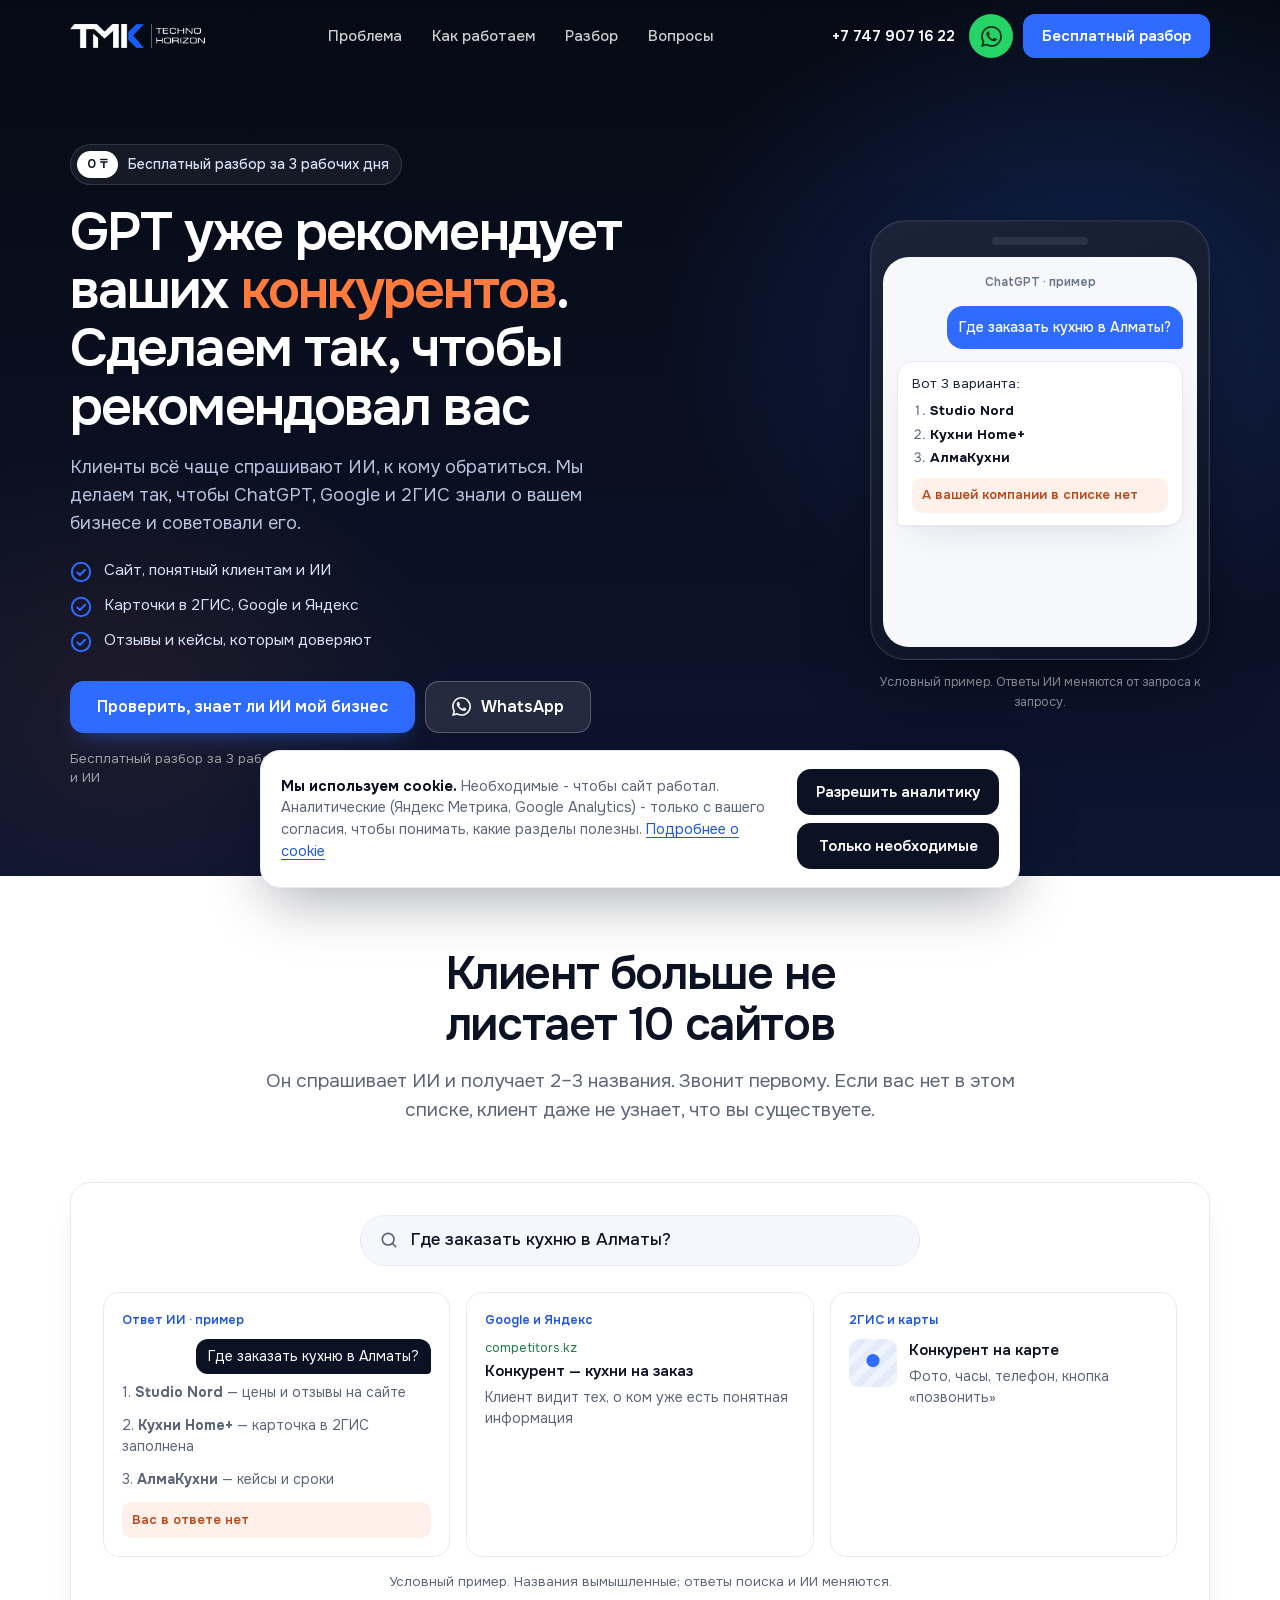
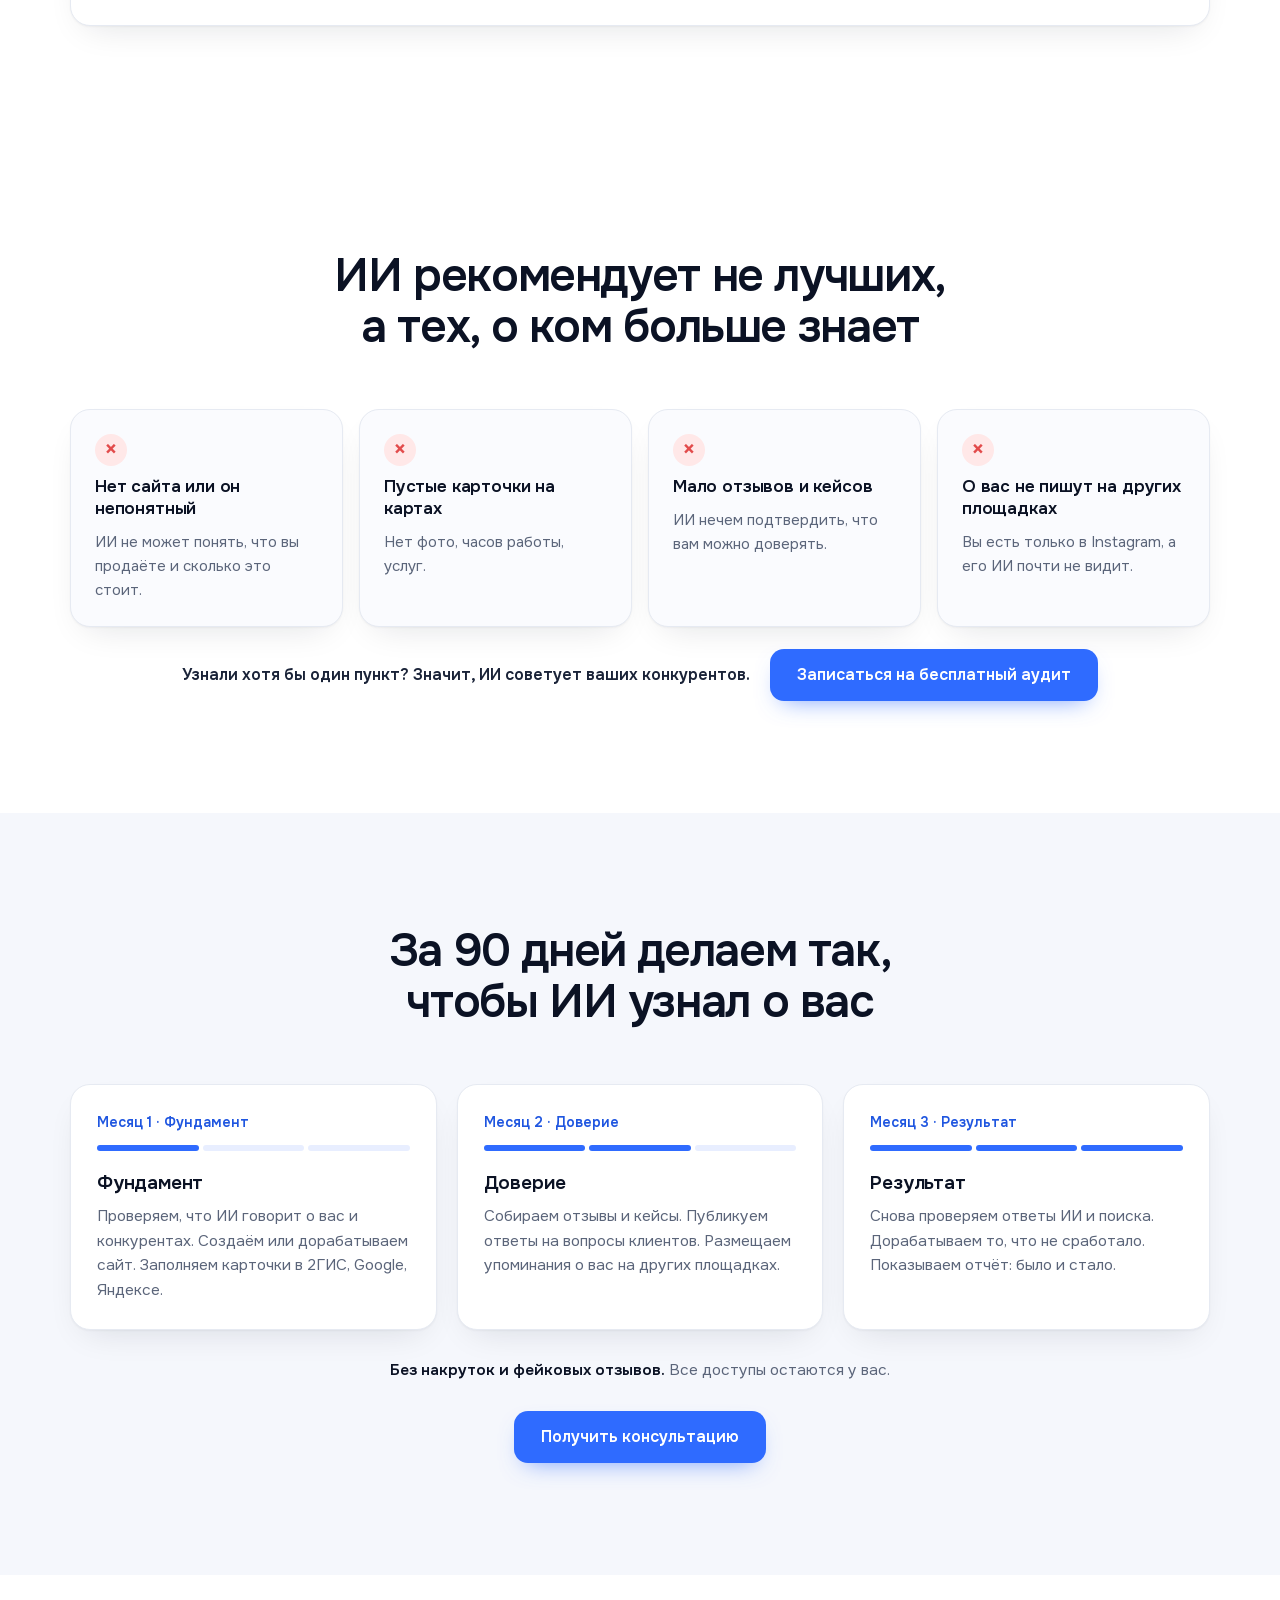
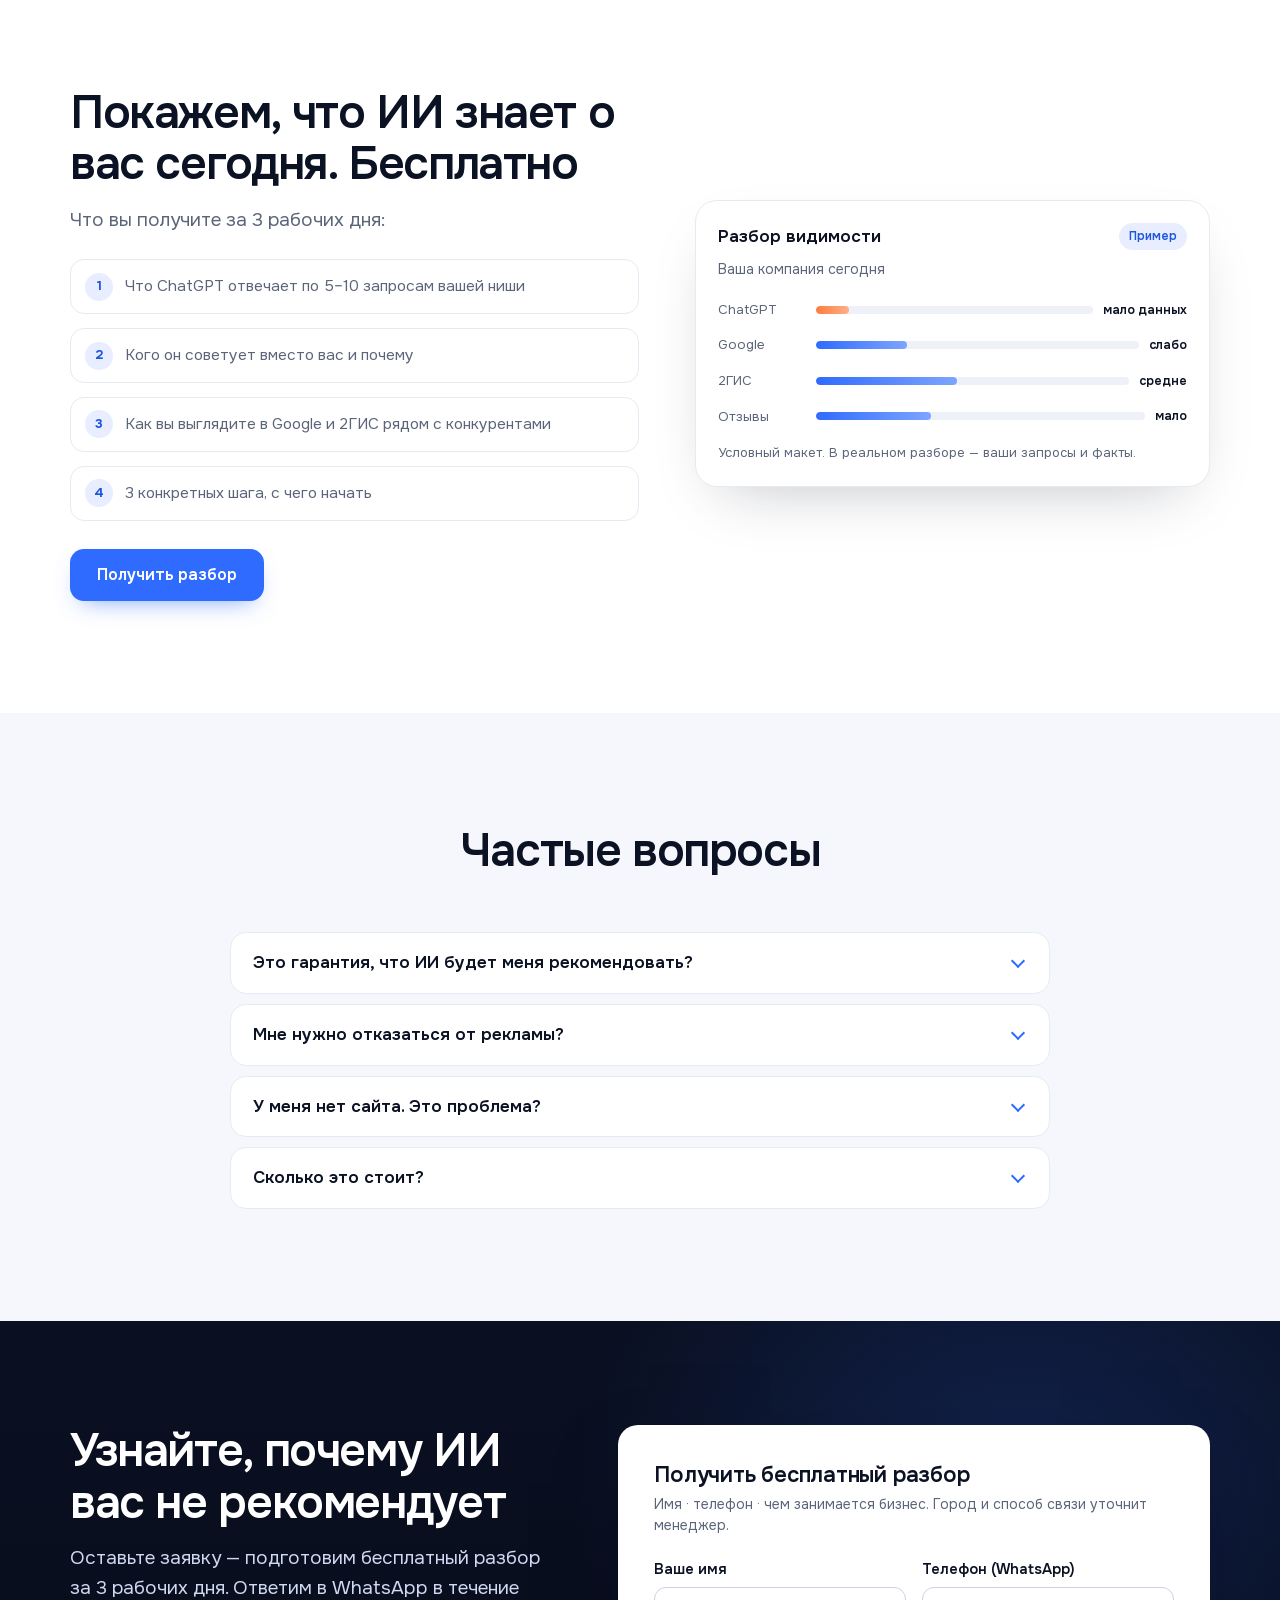
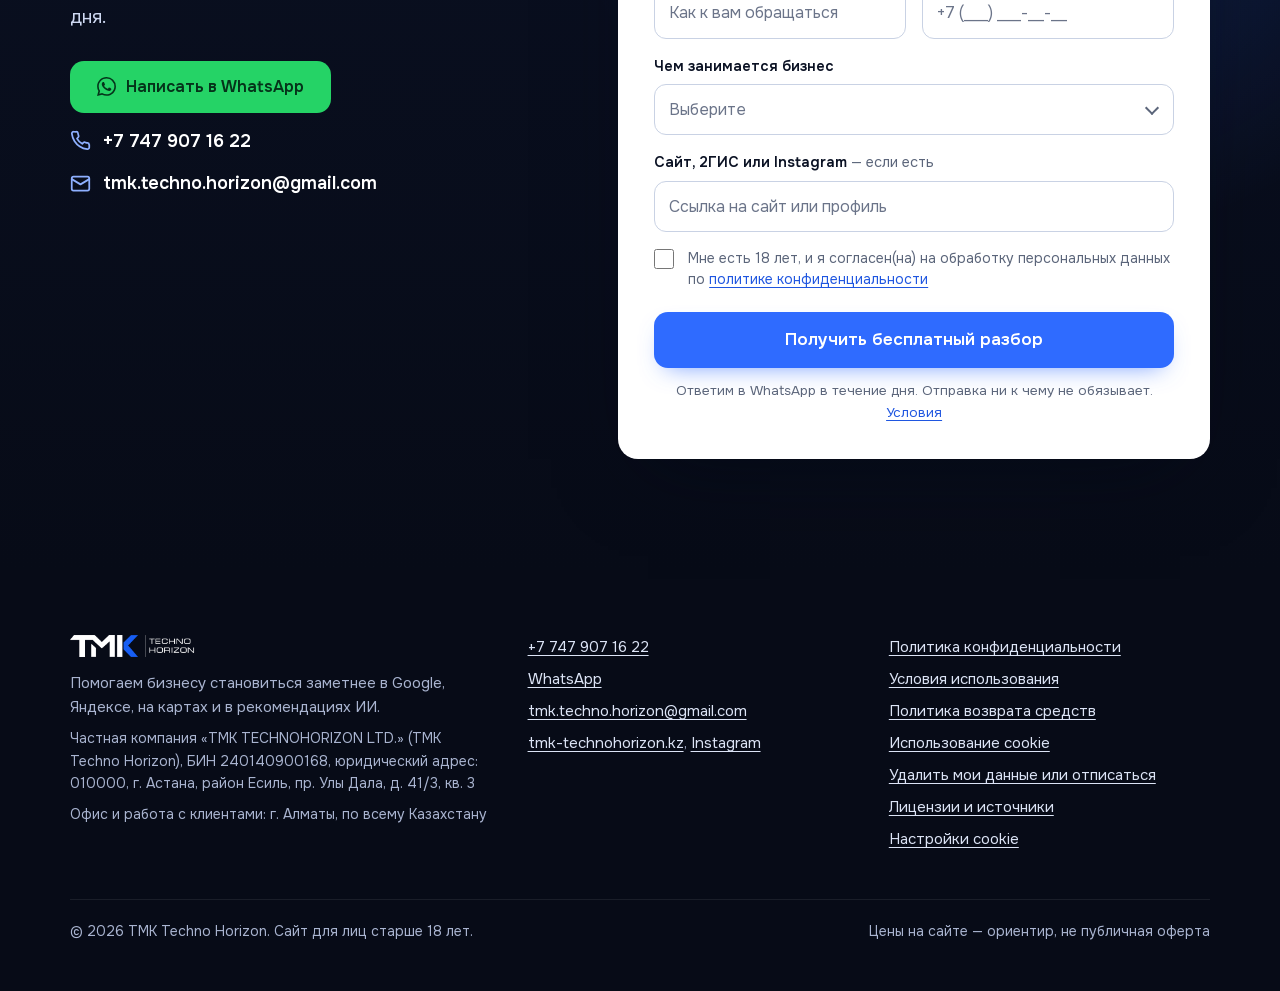
<file: index.html>
<!doctype html>
<html lang="ru">
<head>
<meta charset="utf-8">
<meta name="viewport" content="width=device-width, initial-scale=1, viewport-fit=cover">
<title>Продвижение бизнеса в Google, Яндексе, 2ГИС и нейросетях | TMK Techno Horizon</title>
<meta name="description" content="GPT уже рекомендует ваших конкурентов. Сделаем так, чтобы рекомендовал вас — в Google, Яндексе, на картах и в ответах ИИ. Бесплатный разбор за 3 рабочих дня. От 180 000 ₸ в месяц.">
<link rel="canonical" href="https://ai.tmk-technohorizon.kz/">
<meta name="robots" content="index, follow, max-image-preview:large">
<meta name="theme-color" content="#040916">
<meta name="format-detection" content="telephone=no">
<meta name="google-site-verification" content="nWNN2OCdouj4okJl6YWoBwmhPudTRgexHyxtNok-oQk">
<meta name="yandex-verification" content="0887954a78797636">
<!-- verification-tags -->

<meta property="og:type" content="website">
<meta property="og:locale" content="ru_KZ">
<meta property="og:site_name" content="TMK Techno Horizon">
<meta property="og:title" content="Вас найдут в Google, Яндексе, на картах и в ответах ИИ">
<meta property="og:description" content="Помогаем компаниям становиться заметнее в поиске, на картах и в рекомендациях ИИ, чтобы потенциальные покупатели могли находить их и обращаться напрямую. Бесплатный разбор за 3 рабочих дня.">
<meta property="og:url" content="https://ai.tmk-technohorizon.kz/">
<meta property="og:image" content="https://ai.tmk-technohorizon.kz/assets/og.png">
<meta property="og:image:width" content="1200">
<meta property="og:image:height" content="630">
<meta property="og:image:alt" content="Вас найдут в Google, Яндексе, на картах и в ответах ИИ - TMK Techno Horizon">
<meta name="twitter:card" content="summary_large_image">

<link rel="icon" href="/favicon.ico" sizes="48x48">
<link rel="icon" href="/assets/icon-512.png" type="image/png" sizes="512x512">
<link rel="apple-touch-icon" href="/assets/apple-touch-icon.png">
<link rel="preload" href="/assets/fonts/onest-cyrillic.woff2" as="font" type="font/woff2" crossorigin>
<link rel="stylesheet" href="/assets/fonts/fonts.css">
<link rel="stylesheet" href="/assets/styles.css?v=18">
<script src="/assets/analytics.js" defer></script>
<script src="/assets/app.js?v=18" defer></script>

<script type="application/ld+json">
{
  "@context": "https://schema.org",
  "@graph": [
    {
      "@type": "Organization",
      "@id": "https://tmk-technohorizon.kz/#org",
      "name": "TMK Techno Horizon",
      "legalName": "Частная компания «TMK TECHNOHORIZON LTD.»",
      "taxID": "240140900168",
      "url": "https://tmk-technohorizon.kz",
      "logo": "https://ai.tmk-technohorizon.kz/assets/icon-512.png",
      "email": "tmk.techno.horizon@gmail.com",
      "telephone": "+77479071622",
      "address": { "@type": "PostalAddress", "addressLocality": "Алматы", "addressCountry": "KZ" },
      "sameAs": ["https://www.instagram.com/tmk.tech/", "https://tmk-technohorizon.kz"]
    },
    {
      "@type": "WebPage",
      "@id": "https://ai.tmk-technohorizon.kz/#page",
      "url": "https://ai.tmk-technohorizon.kz/",
      "name": "Продвижение бизнеса в Google, Яндексе, 2ГИС и нейросетях",
      "inLanguage": "ru-KZ",
      "about": { "@id": "https://ai.tmk-technohorizon.kz/#service" },
      "publisher": { "@id": "https://tmk-technohorizon.kz/#org" }
    },
    {
      "@type": "Service",
      "@id": "https://ai.tmk-technohorizon.kz/#service",
      "name": "Видимость бизнеса в поиске, на картах и в рекомендациях ИИ",
      "serviceType": "Продвижение бизнеса в Google, Яндексе, 2ГИС и нейросетях",
      "description": "Комплексное продвижение: Google, Яндекс, карты и рекомендации ИИ. Помогаем бизнесу становиться заметнее там, где клиенты ищут услугу.",
      "provider": { "@id": "https://tmk-technohorizon.kz/#org" },
      "areaServed": { "@type": "Country", "name": "Казахстан" },
      "offers": [
        { "@type": "Offer", "name": "Бесплатный разбор видимости", "price": "0", "priceCurrency": "KZT" },
        { "@type": "Offer", "name": "Продвижение в поиске, на картах и в ИИ", "priceSpecification": { "@type": "UnitPriceSpecification", "minPrice": 180000, "priceCurrency": "KZT", "unitText": "месяц" } }
      ]
    },
    {
      "@type": "FAQPage",
      "@id": "https://ai.tmk-technohorizon.kz/#faq",
      "mainEntity": [
        { "@type": "Question", "name": "Это гарантия, что ИИ будет меня рекомендовать?", "acceptedAnswer": { "@type": "Answer", "text": "Гарантировать ответы ИИ не может никто. Мы делаем так, чтобы у ИИ было что о вас рассказать, и показываем, как меняется картина." } },
        { "@type": "Question", "name": "Мне нужно отказаться от рекламы?", "acceptedAnswer": { "@type": "Answer", "text": "Нет. Это источник клиентов, который работает рядом с рекламой и не останавливается, когда бюджет на паузе." } },
        { "@type": "Question", "name": "У меня нет сайта. Это проблема?", "acceptedAnswer": { "@type": "Answer", "text": "Нет, сделаем его в рамках работы." } },
        { "@type": "Question", "name": "Сколько это стоит?", "acceptedAnswer": { "@type": "Answer", "text": "От 180 000 ₸ в месяц. Точный объём назовём после бесплатного разбора." } }
      ]
    }
  ]
}
</script>
</head>
<body>
<svg width="0" height="0" style="position:absolute" aria-hidden="true" focusable="false">
  <symbol id="i-wa" viewBox="0 0 24 24"><path fill="currentColor" d="M17.472 14.382c-.297-.149-1.758-.867-2.03-.967-.273-.099-.471-.148-.67.15-.197.297-.767.966-.94 1.164-.173.199-.347.223-.644.075-.297-.15-1.255-.463-2.39-1.475-.883-.788-1.48-1.761-1.653-2.059-.173-.297-.018-.458.13-.606.134-.133.298-.347.446-.52.149-.174.198-.298.298-.497.099-.198.05-.371-.025-.52-.075-.149-.669-1.612-.916-2.207-.242-.579-.487-.5-.669-.51-.173-.008-.371-.01-.57-.01-.198 0-.52.074-.792.372-.272.297-1.04 1.016-1.04 2.479 0 1.462 1.065 2.875 1.213 3.074.149.198 2.096 3.2 5.077 4.487.709.306 1.262.489 1.694.625.712.227 1.36.195 1.871.118.571-.085 1.758-.719 2.006-1.413.248-.694.248-1.289.173-1.413-.074-.124-.272-.198-.57-.347m-5.421 7.403h-.004a9.87 9.87 0 0 1-5.031-1.378l-.361-.214-3.741.982.998-3.648-.235-.374a9.86 9.86 0 0 1-1.51-5.26c.001-5.45 4.436-9.884 9.888-9.884 2.64 0 5.122 1.03 6.988 2.898a9.825 9.825 0 0 1 2.893 6.994c-.003 5.45-4.437 9.884-9.885 9.884m8.413-18.297A11.815 11.815 0 0 0 12.05 0C5.495 0 .16 5.335.157 11.892c0 2.096.547 4.142 1.588 5.945L.057 24l6.305-1.654a11.882 11.882 0 0 0 5.683 1.448h.005c6.554 0 11.89-5.335 11.893-11.893a11.821 11.821 0 0 0-3.48-8.413z"/></symbol>
  <symbol id="i-phone" viewBox="0 0 24 24"><path fill="none" stroke="currentColor" stroke-width="2" stroke-linecap="round" stroke-linejoin="round" d="M22 16.9v3a2 2 0 0 1-2.2 2 19.8 19.8 0 0 1-8.6-3.1 19.5 19.5 0 0 1-6-6A19.8 19.8 0 0 1 2.1 4.2 2 2 0 0 1 4.1 2h3a2 2 0 0 1 2 1.7c.1.9.4 1.8.7 2.7a2 2 0 0 1-.5 2.1L8 9.8a16 16 0 0 0 6 6l1.3-1.3a2 2 0 0 1 2.1-.4c.9.3 1.8.6 2.7.7a2 2 0 0 1 1.7 2z"/></symbol>
  <symbol id="i-mail" viewBox="0 0 24 24"><g fill="none" stroke="currentColor" stroke-width="2" stroke-linecap="round" stroke-linejoin="round"><rect x="2" y="4" width="20" height="16" rx="2"/><path d="m22 7-10 6L2 7"/></g></symbol>
  <symbol id="i-check" viewBox="0 0 24 24"><g fill="none" stroke="currentColor" stroke-width="2.2" stroke-linecap="round" stroke-linejoin="round"><circle cx="12" cy="12" r="10"/><path d="m8 12.5 2.8 2.8L16.5 9.5"/></g></symbol>
  <symbol id="i-search" viewBox="0 0 24 24"><g fill="none" stroke="currentColor" stroke-width="2" stroke-linecap="round"><circle cx="11" cy="11" r="7"/><path d="m20 20-3.5-3.5"/></g></symbol>
  <symbol id="i-shield" viewBox="0 0 24 24"><path fill="none" stroke="currentColor" stroke-width="2" stroke-linejoin="round" d="M12 22s8-4 8-10V5l-8-3-8 3v7c0 6 8 10 8 10z"/></symbol>
  <symbol id="i-chart" viewBox="0 0 24 24"><path fill="none" stroke="currentColor" stroke-width="2" stroke-linecap="round" stroke-linejoin="round" d="M3 3v18h18M7 15l4-4 3 3 5-6"/></symbol>
  <symbol id="i-key" viewBox="0 0 24 24"><g fill="none" stroke="currentColor" stroke-width="2" stroke-linecap="round" stroke-linejoin="round"><circle cx="7.5" cy="15.5" r="4.5"/><path d="m10.7 12.3 9.8-9.8M17 6l3 3M14.5 8.5l2 2"/></g></symbol>
  <symbol id="i-team" viewBox="0 0 24 24"><g fill="none" stroke="currentColor" stroke-width="2" stroke-linecap="round" stroke-linejoin="round"><circle cx="9" cy="8" r="4"/><path d="M2 21v-1a7 7 0 0 1 14 0v1M16 3.1a4 4 0 0 1 0 7.8M22 21v-1a7 7 0 0 0-4-6.3"/></g></symbol>
</svg>

<a class="skip-link" href="#main">Перейти к содержимому</a>

<header class="site-header" id="top">
  <div class="wrap">
    <a class="logo" href="/" aria-label="TMK Techno Horizon - на главную">
      <img class="logo-light" src="/assets/logo.png" alt="TMK Techno Horizon" width="139" height="24">
      <img class="logo-dark" src="/assets/logo-dark.png" alt="" width="139" height="24" aria-hidden="true">
    </a>
    <nav class="nav" aria-label="Разделы страницы">
      <a href="#kak-nahodyat">Проблема</a>
      <a href="#chto-delaem">Как работаем</a>
      <a href="#razbor">Разбор</a>
      <a href="#voprosy">Вопросы</a>
    </nav>
    <div class="header-actions">
      <a class="header-phone" href="tel:+77479071622" data-loc="header">+7 747 907 16 22</a>
      <a class="icon-btn" href="https://wa.me/77479071622?text=%D0%97%D0%B4%D1%80%D0%B0%D0%B2%D1%81%D1%82%D0%B2%D1%83%D0%B9%D1%82%D0%B5!%20%D0%A5%D0%BE%D1%87%D1%83%20%D0%B1%D0%B5%D1%81%D0%BF%D0%BB%D0%B0%D1%82%D0%BD%D1%8B%D0%B9%20%D1%80%D0%B0%D0%B7%D0%B1%D0%BE%D1%80%3A%20%D0%BD%D0%B0%D1%85%D0%BE%D0%B4%D1%8F%D1%82%20%D0%BB%D0%B8%20%D0%BC%D0%BE%D0%B9%20%D0%B1%D0%B8%D0%B7%D0%BD%D0%B5%D1%81%20%D0%B2%20%D0%BF%D0%BE%D0%B8%D1%81%D0%BA%D0%B5%2C%20%D0%BD%D0%B0%20%D0%BA%D0%B0%D1%80%D1%82%D0%B0%D1%85%20%D0%B8%20%D0%B2%20%D0%BE%D1%82%D0%B2%D0%B5%D1%82%D0%B0%D1%85%20%D0%98%D0%98." target="_blank" rel="noopener" data-loc="header" aria-label="Написать в WhatsApp"><svg aria-hidden="true"><use href="#i-wa"/></svg></a>
      <a class="btn header-cta" href="#zayavka" data-cta="header"><span class="long">Бесплатный разбор</span><span class="short">Разбор</span></a>
    </div>
  </div>
</header>

<main id="main">

<!-- 1. Первый экран -->
<section class="hero on-dark" aria-labelledby="hero-title">
  <div class="wrap hero-layout">
    <div class="hero-copy rise">
      <p class="hero-chip"><b>0 ₸</b>Бесплатный разбор за 3 рабочих дня</p>
      <h1 id="hero-title" class="h1">GPT уже рекомендует ваших <span class="accent">конкурентов</span>. Сделаем так, чтобы рекомендовал вас</h1>
      <p class="lead">Клиенты всё чаще спрашивают ИИ, к кому обратиться. Мы делаем так, чтобы ChatGPT, Google и 2ГИС знали о вашем бизнесе и советовали его.</p>
      <ul class="hero-checks">
        <li><svg aria-hidden="true"><use href="#i-check"/></svg>Сайт, понятный клиентам и ИИ</li>
        <li><svg aria-hidden="true"><use href="#i-check"/></svg>Карточки в 2ГИС, Google и Яндекс</li>
        <li><svg aria-hidden="true"><use href="#i-check"/></svg>Отзывы и кейсы, которым доверяют</li>
      </ul>
      <div class="hero-actions">
        <a class="btn btn-main" href="#zayavka" data-cta="hero">Проверить, знает ли ИИ мой бизнес</a>
        <a class="btn btn-glass" href="https://wa.me/77479071622?text=%D0%97%D0%B4%D1%80%D0%B0%D0%B2%D1%81%D1%82%D0%B2%D1%83%D0%B9%D1%82%D0%B5!%20%D0%A5%D0%BE%D1%87%D1%83%20%D0%B1%D0%B5%D1%81%D0%BF%D0%BB%D0%B0%D1%82%D0%BD%D1%8B%D0%B9%20%D1%80%D0%B0%D0%B7%D0%B1%D0%BE%D1%80." target="_blank" rel="noopener" data-loc="hero"><svg aria-hidden="true"><use href="#i-wa"/></svg>WhatsApp</a>
      </div>
      <p class="hero-note">Бесплатный разбор за 3 рабочих дня · Google, Яндекс, карты и ИИ</p>
    </div>

    <div class="phone-wrap rise" role="img" aria-label="Условный пример ответа ИИ. Это иллюстрация, не реальный результат">
      <div class="phone" aria-hidden="true">
        <div class="phone-notch"></div>
        <div class="phone-screen">
          <p class="phone-app">ChatGPT · пример</p>
          <div class="chat-user">Где заказать кухню в Алматы?</div>
          <div class="chat-ai">
            <p>Вот 3 варианта:</p>
            <ol>
              <li><b>Studio Nord</b></li>
              <li><b>Кухни Home+</b></li>
              <li><b>АлмаКухни</b></li>
            </ol>
            <p class="chat-miss">А вашей компании в списке нет</p>
          </div>
        </div>
      </div>
      <p class="phone-caption">Условный пример. Ответы ИИ меняются от запроса к запросу.</p>
    </div>
  </div>
</section>

<!-- 2. Проблема -->
<section class="section section-first" id="kak-nahodyat" aria-labelledby="path-title">
  <div class="wrap">
    <div class="section-head center">
      <h2 id="path-title" class="h2">Клиент больше не листает 10 сайтов</h2>
      <p class="lead">Он спрашивает ИИ и получает 2–3 названия. Звонит первому. Если вас нет в этом списке, клиент даже не узнает, что вы существуете.</p>
    </div>
    <div class="card journey">
      <div class="query" aria-hidden="true"><svg><use href="#i-search"/></svg>Где заказать кухню в Алматы?</div>
      <div class="found" role="img" aria-label="Условный пример ответа ИИ с тремя компаниями">
        <div class="f-card" aria-hidden="true">
          <p class="f-src">Ответ ИИ · пример</p>
          <p class="f-ask">Где заказать кухню в Алматы?</p>
          <p>1. <b>Studio Nord</b> — цены и отзывы на сайте</p>
          <p>2. <b>Кухни Home+</b> — карточка в 2ГИС заполнена</p>
          <p>3. <b>АлмаКухни</b> — кейсы и сроки</p>
          <p class="chat-miss" style="margin-top:12px">Вас в ответе нет</p>
        </div>
        <div class="f-card" aria-hidden="true">
          <p class="f-src">Google и Яндекс</p>
          <p class="f-url">competitors.kz</p>
          <p class="f-title">Конкурент — кухни на заказ</p>
          <p>Клиент видит тех, о ком уже есть понятная информация</p>
        </div>
        <div class="f-card" aria-hidden="true">
          <p class="f-src">2ГИС и карты</p>
          <div class="f-map">
            <div class="f-pin"></div>
            <div>
              <p class="f-title">Конкурент на карте</p>
              <p>Фото, часы, телефон, кнопка «позвонить»</p>
            </div>
          </div>
        </div>
      </div>
      <p class="found-note">Условный пример. Названия вымышленные; ответы поиска и ИИ меняются.</p>
    </div>
  </div>
</section>

<!-- 3. Почему не вас -->
<section class="section" id="pochemu" aria-labelledby="problems-title">
  <div class="wrap">
    <div class="section-head center">
      <h2 id="problems-title" class="h2">ИИ рекомендует не лучших, а тех, о ком больше знает</h2>
    </div>
    <div class="problems">
      <div class="card problem">
        <span class="problem-x" aria-hidden="true">×</span>
        <h3 class="h3">Нет сайта или он непонятный</h3>
        <p>ИИ не может понять, что вы продаёте и сколько это стоит.</p>
      </div>
      <div class="card problem">
        <span class="problem-x" aria-hidden="true">×</span>
        <h3 class="h3">Пустые карточки на картах</h3>
        <p>Нет фото, часов работы, услуг.</p>
      </div>
      <div class="card problem">
        <span class="problem-x" aria-hidden="true">×</span>
        <h3 class="h3">Мало отзывов и кейсов</h3>
        <p>ИИ нечем подтвердить, что вам можно доверять.</p>
      </div>
      <div class="card problem">
        <span class="problem-x" aria-hidden="true">×</span>
        <h3 class="h3">О вас не пишут на других площадках</h3>
        <p>Вы есть только в Instagram, а его ИИ почти не видит.</p>
      </div>
    </div>
    <div class="problems-cta">
      <p>Узнали хотя бы один пункт? Значит, ИИ советует ваших конкурентов.</p>
      <a class="btn btn-main" href="#zayavka" data-cta="problems">Записаться на бесплатный аудит</a>
    </div>
  </div>
</section>

<!-- 4. 90 дней -->
<section class="section section-tint" id="chto-delaem" aria-labelledby="plan-title">
  <div class="wrap">
    <div class="section-head center">
      <h2 id="plan-title" class="h2">За 90 дней делаем так, чтобы ИИ узнал о вас</h2>
    </div>
    <ol class="timeline">
      <li class="card">
        <p class="month">Месяц 1 · Фундамент</p>
        <div class="progress" aria-hidden="true"><i class="on"></i><i></i><i></i></div>
        <h3 class="h3">Фундамент</h3>
        <p>Проверяем, что ИИ говорит о вас и конкурентах. Создаём или дорабатываем сайт. Заполняем карточки в 2ГИС, Google, Яндексе.</p>
      </li>
      <li class="card">
        <p class="month">Месяц 2 · Доверие</p>
        <div class="progress" aria-hidden="true"><i class="on"></i><i class="on"></i><i></i></div>
        <h3 class="h3">Доверие</h3>
        <p>Собираем отзывы и кейсы. Публикуем ответы на вопросы клиентов. Размещаем упоминания о вас на других площадках.</p>
      </li>
      <li class="card">
        <p class="month">Месяц 3 · Результат</p>
        <div class="progress" aria-hidden="true"><i class="on"></i><i class="on"></i><i class="on"></i></div>
        <h3 class="h3">Результат</h3>
        <p>Снова проверяем ответы ИИ и поиска. Дорабатываем то, что не сработало. Показываем отчёт: было и стало.</p>
      </li>
    </ol>
    <p class="timing-note"><b>Без накруток и фейковых отзывов.</b> Все доступы остаются у вас.</p>
    <div class="problems-cta" style="margin-top:28px">
      <a class="btn btn-main" href="#zayavka" data-cta="plan">Получить консультацию</a>
    </div>
  </div>
</section>

<!-- 5. Бесплатный разбор -->
<section class="section" id="razbor" aria-labelledby="offer-title">
  <div class="wrap offer-split">
    <div>
      <h2 id="offer-title" class="h2">Покажем, что ИИ знает о вас сегодня. Бесплатно</h2>
      <p class="lead">Что вы получите за 3 рабочих дня:</p>
      <ol class="offer-steps">
        <li>Что ChatGPT отвечает по 5–10 запросам вашей ниши</li>
        <li>Кого он советует вместо вас и почему</li>
        <li>Как вы выглядите в Google и 2ГИС рядом с конкурентами</li>
        <li>3 конкретных шага, с чего начать</li>
      </ol>
      <a class="btn btn-main" href="#zayavka" data-cta="razbor">Получить разбор</a>
    </div>
    <div class="report-mock" role="img" aria-label="Макет отчёта. Цифры условные">
      <div class="report-top"><span>Разбор видимости</span><span class="report-tag">Пример</span></div>
      <p class="report-co">Ваша компания сегодня</p>
      <div class="report-bars" aria-hidden="true">
        <div><span>ChatGPT</span><i class="warn" style="--w:12%"></i><b>мало данных</b></div>
        <div><span>Google</span><i style="--w:28%"></i><b>слабо</b></div>
        <div><span>2ГИС</span><i style="--w:45%"></i><b>средне</b></div>
        <div><span>Отзывы</span><i style="--w:35%"></i><b>мало</b></div>
      </div>
      <p class="report-note">Условный макет. В реальном разборе — ваши запросы и факты.</p>
    </div>
  </div>
</section>

<!-- 6. FAQ -->
<section class="section section-tint" id="voprosy" aria-labelledby="faq-title">
  <div class="wrap">
    <div class="section-head center">
      <h2 id="faq-title" class="h2">Частые вопросы</h2>
    </div>
    <div class="faq-list">
      <details><summary>Это гарантия, что ИИ будет меня рекомендовать?</summary><div class="answer"><p>Гарантировать ответы ИИ не может никто. Мы делаем так, чтобы у ИИ было что о вас рассказать, и показываем, как меняется картина.</p></div></details>
      <details><summary>Мне нужно отказаться от рекламы?</summary><div class="answer"><p>Нет. Это источник клиентов, который работает рядом с рекламой и не останавливается, когда бюджет на паузе.</p></div></details>
      <details><summary>У меня нет сайта. Это проблема?</summary><div class="answer"><p>Нет, сделаем его в рамках работы.</p></div></details>
      <details><summary>Сколько это стоит?</summary><div class="answer"><p>От 180 000 ₸ в месяц. Точный объём назовём после бесплатного разбора.</p></div></details>
    </div>
  </div>
</section>

<!-- 8. Заявка -->
<section class="section lead-section on-dark" id="zayavka" aria-labelledby="form-title">
  <div class="wrap lead-grid">
    <div>
      <h2 id="form-title" class="h2">Узнайте, почему ИИ вас не рекомендует</h2>
      <p class="lead">Оставьте заявку — подготовим бесплатный разбор за 3 рабочих дня. Ответим в WhatsApp в течение дня.</p>
      <div class="lead-contacts">
        <a class="btn btn-wa" href="https://wa.me/77479071622?text=%D0%97%D0%B4%D1%80%D0%B0%D0%B2%D1%81%D1%82%D0%B2%D1%83%D0%B9%D1%82%D0%B5!%20%D0%A5%D0%BE%D1%87%D1%83%20%D0%B1%D0%B5%D1%81%D0%BF%D0%BB%D0%B0%D1%82%D0%BD%D1%8B%D0%B9%20%D1%80%D0%B0%D0%B7%D0%B1%D0%BE%D1%80." target="_blank" rel="noopener" data-loc="form"><svg aria-hidden="true"><use href="#i-wa"/></svg>Написать в WhatsApp</a>
        <a class="contact-line" href="tel:+77479071622" data-loc="form"><svg aria-hidden="true"><use href="#i-phone"/></svg>+7 747 907 16 22</a>
        <a class="contact-line" href="mailto:tmk.techno.horizon@gmail.com" data-loc="form"><svg aria-hidden="true"><use href="#i-mail"/></svg>tmk.techno.horizon@gmail.com</a>
      </div>
    </div>

    <div class="form-card">
      <h3 class="h3">Получить бесплатный разбор</h3>
      <p class="small">Имя · телефон · чем занимается бизнес. Город и способ связи уточнит менеджер.</p>
      <form id="lead-form" action="/api/lead" method="post" novalidate>
        <div class="form-grid">
          <div class="field" data-field="name">
            <label for="f-name">Ваше имя</label>
            <input id="f-name" name="name" type="text" autocomplete="name" maxlength="80" required placeholder="Как к вам обращаться">
            <p class="error-text" id="e-name">Напишите, как к вам обращаться</p>
          </div>
          <div class="field" data-field="phone">
            <label for="f-phone">Телефон (WhatsApp)</label>
            <input id="f-phone" name="phone" type="tel" autocomplete="tel" inputmode="tel" maxlength="18" required placeholder="+7 (___) ___-__-__">
            <p class="error-text" id="e-phone">Введите номер полностью: +7 и 10 цифр</p>
          </div>
          <div class="field full">
            <span class="label" id="business-label">Чем занимается бизнес</span>
            <div class="custom-select" data-custom-select>
              <input type="hidden" id="f-business" name="business_type" value="">
              <button type="button" class="custom-select-trigger" id="f-business-btn" aria-haspopup="listbox" aria-expanded="false" aria-labelledby="business-label f-business-btn">
                <span class="custom-select-value is-placeholder">Выберите</span>
                <span class="custom-select-caret" aria-hidden="true"></span>
              </button>
              <ul class="custom-select-list" role="listbox" aria-labelledby="business-label" hidden>
                <li role="option" tabindex="-1" data-value="Медицина и стоматология">Медицина и стоматология</li>
                <li role="option" tabindex="-1" data-value="Юридические и финансовые услуги">Юридические и финансовые услуги</li>
                <li role="option" tabindex="-1" data-value="Недвижимость и строительство">Недвижимость и строительство</li>
                <li role="option" tabindex="-1" data-value="Ремонт и отделка">Ремонт и отделка</li>
                <li role="option" tabindex="-1" data-value="Образование и курсы">Образование и курсы</li>
                <li role="option" tabindex="-1" data-value="B2B-услуги">B2B-услуги</li>
                <li role="option" tabindex="-1" data-value="Производство и оптовые продажи">Производство и оптовые продажи</li>
                <li role="option" tabindex="-1" data-value="Мебель на заказ">Мебель на заказ</li>
                <li role="option" tabindex="-1" data-value="Салон красоты">Салон красоты</li>
                <li role="option" tabindex="-1" data-value="Автосервис">Автосервис</li>
                <li role="option" tabindex="-1" data-value="Общепит">Общепит</li>
                <li role="option" tabindex="-1" data-value="Интернет-магазин">Интернет-магазин</li>
                <li role="option" tabindex="-1" data-value="Другое">Другое</li>
              </ul>
            </div>
          </div>
          <div class="field full">
            <label for="f-link">Сайт, 2ГИС или Instagram <span class="opt">— если есть</span></label>
            <input id="f-link" name="link" type="text" maxlength="300" placeholder="Ссылка на сайт или профиль" autocomplete="url">
          </div>
          <div class="field full" data-field="consent">
            <label class="consent"><input id="f-consent" type="checkbox" name="consent" value="yes" required><span>Мне есть 18 лет, и я согласен(на) на обработку персональных данных по <a href="/privacy" target="_blank">политике конфиденциальности</a></span></label>
            <p class="error-text" id="e-consent">Отметьте флажок: без согласия мы не можем обработать заявку</p>
          </div>
        </div>

        <div class="hp-field" aria-hidden="true">
          <label for="f-company">Не заполняйте это поле</label>
          <input id="f-company" name="company" type="text" tabindex="-1" autocomplete="off">
        </div>
        <input type="hidden" name="city" value="">
        <input type="hidden" name="contact_method" value="WhatsApp">
        <input type="hidden" name="marketing" value="">
        <input type="hidden" name="package" value="">
        <input type="hidden" name="utm_source" value="">
        <input type="hidden" name="utm_medium" value="">
        <input type="hidden" name="utm_campaign" value="">
        <input type="hidden" name="utm_content" value="">
        <input type="hidden" name="utm_term" value="">
        <input type="hidden" name="page" value="">
        <input type="hidden" name="referrer" value="">
        <input type="hidden" name="started" value="">

        <div class="form-submit">
          <button class="btn btn-main" type="submit">Получить бесплатный разбор</button>
        </div>
        <p class="form-status" role="alert" aria-live="assertive"></p>
        <p class="form-legal">Ответим в WhatsApp в течение дня. Отправка ни к чему не обязывает. <a href="/terms">Условия</a></p>
      </form>
    </div>
  </div>
</section>

</main>

<!--FOOTER:start-->
<footer class="footer">
  <div class="wrap">
    <div>
      <a class="logo" href="/" aria-label="TMK Techno Horizon - на главную"><img src="/assets/logo.png" alt="TMK Techno Horizon" width="127" height="22" loading="lazy"></a>
      <p>Помогаем бизнесу становиться заметнее в Google, Яндексе, на картах и в рекомендациях ИИ.</p>
      <p class="footer-req">Частная компания «TMK TECHNOHORIZON LTD.» (TMK Techno Horizon), БИН 240140900168, юридический адрес: 010000, г. Астана, район Есиль, пр. Улы Дала, д. 41/3, кв. 3</p>
      <p class="footer-req">Офис и работа с клиентами: г. Алматы, по всему Казахстану</p>
    </div>
    <div>
      <p><a href="tel:+77479071622" data-loc="footer">+7 747 907 16 22</a></p>
      <p><a href="https://wa.me/77479071622" target="_blank" rel="noopener" data-loc="footer">WhatsApp</a></p>
      <p><a href="mailto:tmk.techno.horizon@gmail.com" data-loc="footer">tmk.techno.horizon@gmail.com</a></p>
      <p><a href="https://tmk-technohorizon.kz/" target="_blank" rel="noopener">tmk-technohorizon.kz</a>, <a href="https://www.instagram.com/tmk.tech/" target="_blank" rel="noopener">Instagram</a></p>
    </div>
    <nav aria-label="Документы">
      <p><a href="/privacy">Политика конфиденциальности</a></p>
      <p><a href="/terms">Условия использования</a></p>
      <p><a href="/vozvrat">Политика возврата средств</a></p>
      <p><a href="/cookies">Использование cookie</a></p>
      <p><a href="/udalenie-dannyh">Удалить мои данные или отписаться</a></p>
      <p><a href="/licenses">Лицензии и источники</a></p>
      <p><button type="button" class="link-btn" data-cookie-settings>Настройки cookie</button></p>
    </nav>
    <div class="footer-bottom">
      <span>© 2026 TMK Techno Horizon. Сайт для лиц старше 18 лет.</span>
      <span>Цены на сайте — ориентир, не публичная оферта</span>
    </div>
  </div>
</footer>
<!--FOOTER:end-->

<div class="mobile-bar" aria-hidden="true">
  <a class="btn btn-main" href="#zayavka" data-cta="sticky" tabindex="-1">Получить разбор</a>
  <a class="icon-btn" href="https://wa.me/77479071622?text=%D0%97%D0%B4%D1%80%D0%B0%D0%B2%D1%81%D1%82%D0%B2%D1%83%D0%B9%D1%82%D0%B5!%20%D0%A5%D0%BE%D1%87%D1%83%20%D0%B1%D0%B5%D1%81%D0%BF%D0%BB%D0%B0%D1%82%D0%BD%D1%8B%D0%B9%20%D1%80%D0%B0%D0%B7%D0%B1%D0%BE%D1%80%3A%20%D0%BD%D0%B0%D1%85%D0%BE%D0%B4%D1%8F%D1%82%20%D0%BB%D0%B8%20%D0%BC%D0%BE%D0%B9%20%D0%B1%D0%B8%D0%B7%D0%BD%D0%B5%D1%81%20%D0%B2%20%D0%BF%D0%BE%D0%B8%D1%81%D0%BA%D0%B5%2C%20%D0%BD%D0%B0%20%D0%BA%D0%B0%D1%80%D1%82%D0%B0%D1%85%20%D0%B8%20%D0%B2%20%D0%BE%D1%82%D0%B2%D0%B5%D1%82%D0%B0%D1%85%20%D0%98%D0%98." target="_blank" rel="noopener" data-loc="sticky" tabindex="-1" aria-label="Написать в WhatsApp"><svg aria-hidden="true"><use href="#i-wa"/></svg></a>
</div>

</body>
</html>
</file>
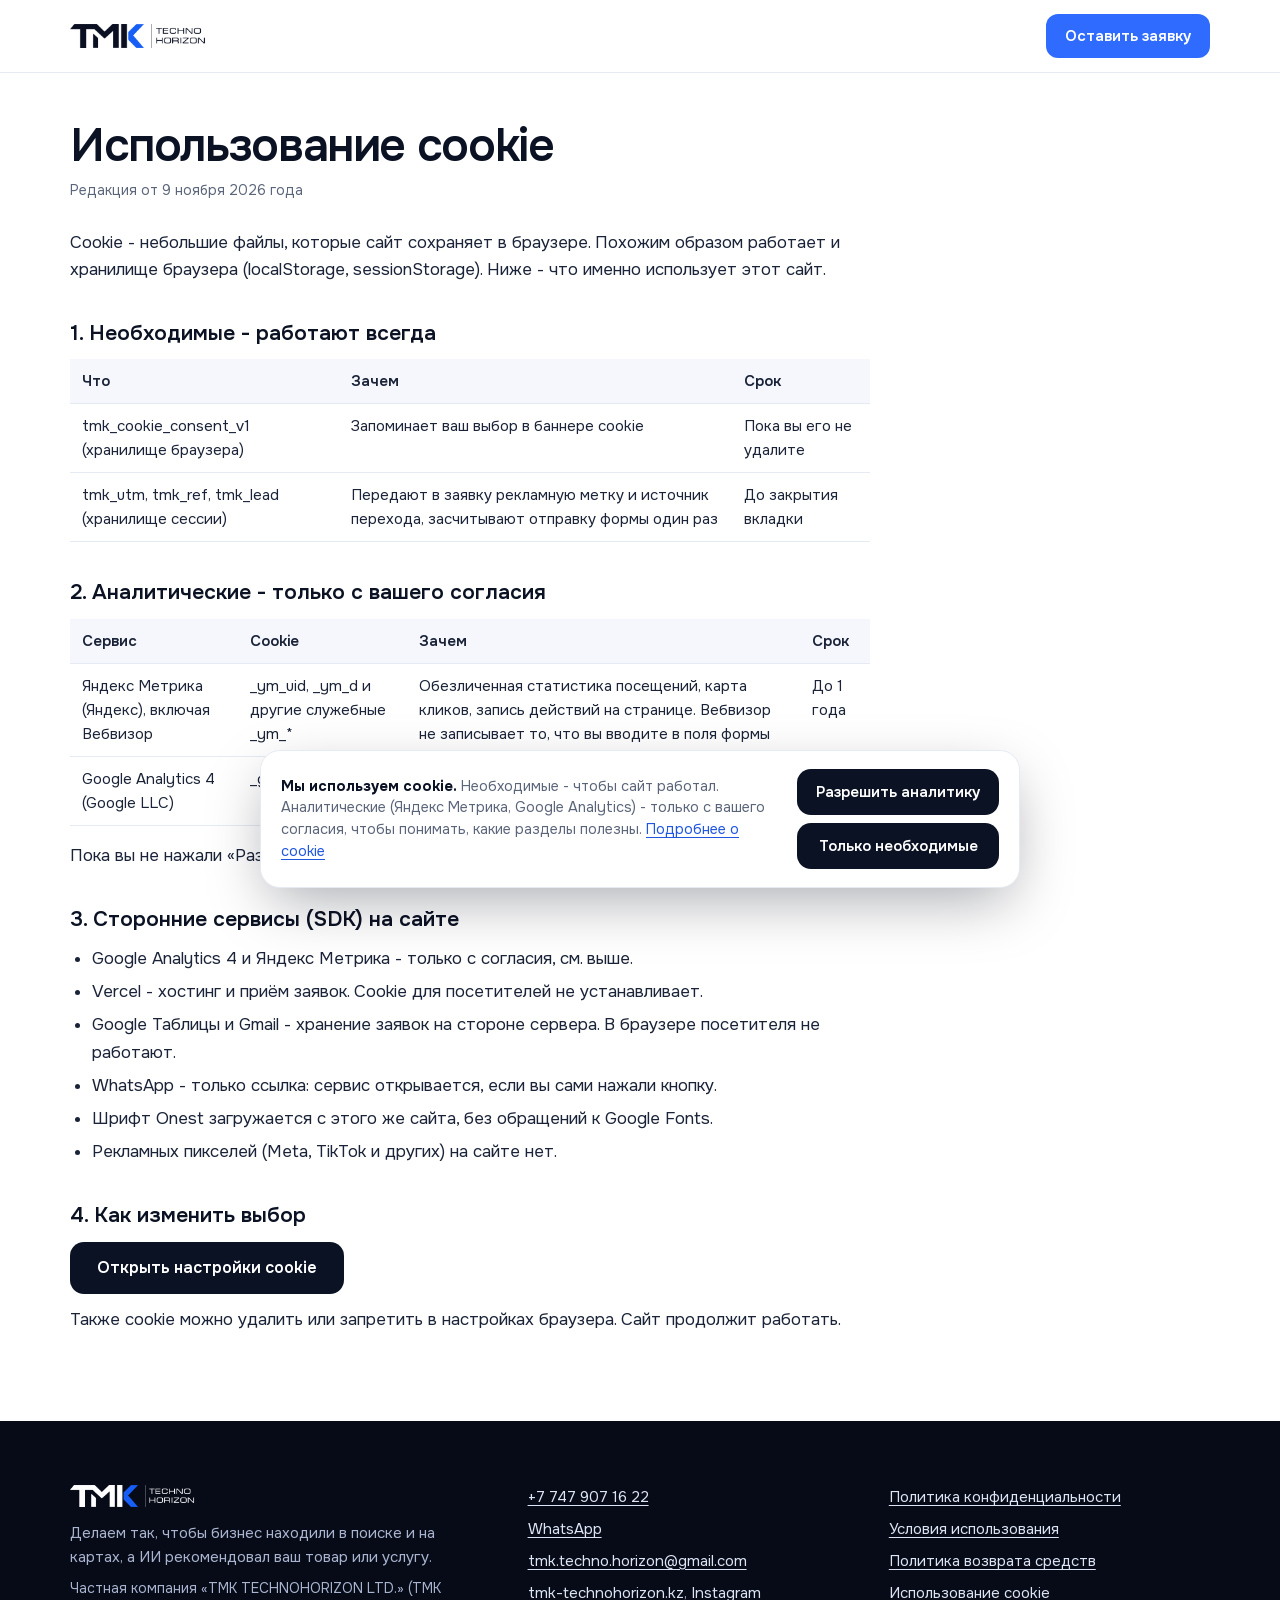
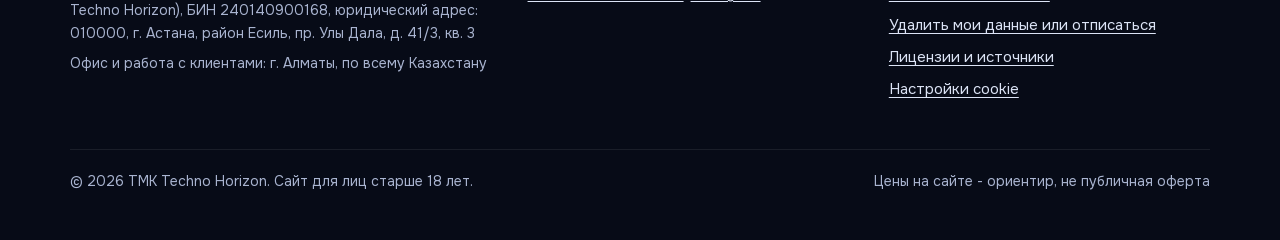
<file: cookies.html>
<!doctype html>
<html lang="ru">
<head>
<meta charset="utf-8">
<meta name="viewport" content="width=device-width, initial-scale=1, viewport-fit=cover">
<title>Использование cookie | TMK Techno Horizon</title>
<meta name="description" content="Какие cookie и сторонние сервисы использует сайт и как изменить выбор.">
<meta name="robots" content="noindex, follow">
<link rel="canonical" href="https://ai.tmk-technohorizon.kz/cookies">
<meta name="theme-color" content="#040916">
<link rel="icon" href="/favicon.ico" sizes="48x48">
<link rel="icon" href="/assets/icon-512.png" type="image/png" sizes="512x512">
<link rel="apple-touch-icon" href="/assets/apple-touch-icon.png">
<link rel="stylesheet" href="/assets/fonts/fonts.css">
<link rel="stylesheet" href="/assets/styles.css">
<script src="/assets/analytics.js" defer></script>
</head>
<body>
<a class="skip-link" href="#main">Перейти к содержимому</a>
<header class="site-header is-solid">
  <div class="wrap">
    <a class="logo" href="/" aria-label="TMK Techno Horizon - на главную"><img src="/assets/logo-dark.png" alt="TMK Techno Horizon" width="139" height="24"></a>
    <div class="header-actions"><a class="btn header-cta" href="/#zayavka">Оставить заявку</a></div>
  </div>
</header>
<main id="main" class="wrap">
  <article class="legal">
    <h1 class="h2" style="max-width:none">Использование cookie</h1>
    <p class="small">Редакция от 9 ноября 2026 года</p>

    <p>Cookie - небольшие файлы, которые сайт сохраняет в браузере. Похожим образом работает и хранилище браузера (localStorage, sessionStorage). Ниже - что именно использует этот сайт.</p>

    <h2>1. Необходимые - работают всегда</h2>
    <table class="legal-table">
      <thead><tr><th>Что</th><th>Зачем</th><th>Срок</th></tr></thead>
      <tbody>
        <tr><td>tmk_cookie_consent_v1 (хранилище браузера)</td><td>Запоминает ваш выбор в баннере cookie</td><td>Пока вы его не удалите</td></tr>
        <tr><td>tmk_utm, tmk_ref, tmk_lead (хранилище сессии)</td><td>Передают в заявку рекламную метку и источник перехода, засчитывают отправку формы один раз</td><td>До закрытия вкладки</td></tr>
      </tbody>
    </table>

    <h2>2. Аналитические - только с вашего согласия</h2>
    <table class="legal-table">
      <thead><tr><th>Сервис</th><th>Cookie</th><th>Зачем</th><th>Срок</th></tr></thead>
      <tbody>
        <tr><td>Яндекс Метрика (Яндекс), включая Вебвизор</td><td>_ym_uid, _ym_d и другие служебные _ym_*</td><td>Обезличенная статистика посещений, карта кликов, запись действий на странице. Вебвизор не записывает то, что вы вводите в поля формы</td><td>До 1 года</td></tr>
        <tr><td>Google Analytics 4 (Google LLC)</td><td>_ga, _ga_*</td><td>Обезличенная статистика посещений и действий на сайте</td><td>До 2 лет</td></tr>
      </tbody>
    </table>
    <p>Пока вы не нажали «Разрешить аналитику», код этих сервисов на сайте не загружается.</p>

    <h2>3. Сторонние сервисы (SDK) на сайте</h2>
    <ul>
      <li>Google Analytics 4 и Яндекс Метрика - только с согласия, см. выше.</li>
      <li>Vercel - хостинг и приём заявок. Cookie для посетителей не устанавливает.</li>
      <li>Google Таблицы и Gmail - хранение заявок на стороне сервера. В браузере посетителя не работают.</li>
      <li>WhatsApp - только ссылка: сервис открывается, если вы сами нажали кнопку.</li>
      <li>Шрифт Onest загружается с этого же сайта, без обращений к Google Fonts.</li>
      <li>Рекламных пикселей (Meta, TikTok и других) на сайте нет.</li>
    </ul>

    <h2>4. Как изменить выбор</h2>
    <p><button type="button" class="btn btn-dark" data-cookie-settings>Открыть настройки cookie</button></p>
    <p>Также cookie можно удалить или запретить в настройках браузера. Сайт продолжит работать.</p>

  </article>
</main>
<!--FOOTER:start-->
<footer class="footer">
  <div class="wrap">
    <div>
      <a class="logo" href="/" aria-label="TMK Techno Horizon - на главную"><img src="/assets/logo.png" alt="TMK Techno Horizon" width="127" height="22" loading="lazy"></a>
      <p>Делаем так, чтобы бизнес находили в поиске и на картах, а ИИ рекомендовал ваш товар или услугу.</p>
      <p class="footer-req">Частная компания «TMK TECHNOHORIZON LTD.» (TMK Techno Horizon), БИН 240140900168, юридический адрес: 010000, г. Астана, район Есиль, пр. Улы Дала, д. 41/3, кв. 3</p>
      <p class="footer-req">Офис и работа с клиентами: г. Алматы, по всему Казахстану</p>
    </div>
    <div>
      <p><a href="tel:+77479071622" data-loc="footer">+7 747 907 16 22</a></p>
      <p><a href="https://wa.me/77479071622" target="_blank" rel="noopener" data-loc="footer">WhatsApp</a></p>
      <p><a href="mailto:tmk.techno.horizon@gmail.com" data-loc="footer">tmk.techno.horizon@gmail.com</a></p>
      <p><a href="https://tmk-technohorizon.kz/" target="_blank" rel="noopener">tmk-technohorizon.kz</a>, <a href="https://www.instagram.com/tmk.tech/" target="_blank" rel="noopener">Instagram</a></p>
    </div>
    <nav aria-label="Документы">
      <p><a href="/privacy">Политика конфиденциальности</a></p>
      <p><a href="/terms">Условия использования</a></p>
      <p><a href="/vozvrat">Политика возврата средств</a></p>
      <p><a href="/cookies">Использование cookie</a></p>
      <p><a href="/udalenie-dannyh">Удалить мои данные или отписаться</a></p>
      <p><a href="/licenses">Лицензии и источники</a></p>
      <p><button type="button" class="link-btn" data-cookie-settings>Настройки cookie</button></p>
    </nav>
    <div class="footer-bottom">
      <span>© 2026 TMK Techno Horizon. Сайт для лиц старше 18 лет.</span>
      <span>Цены на сайте - ориентир, не публичная оферта</span>
    </div>
  </div>
</footer>
<!--FOOTER:end-->
</body>
</html>
</file>
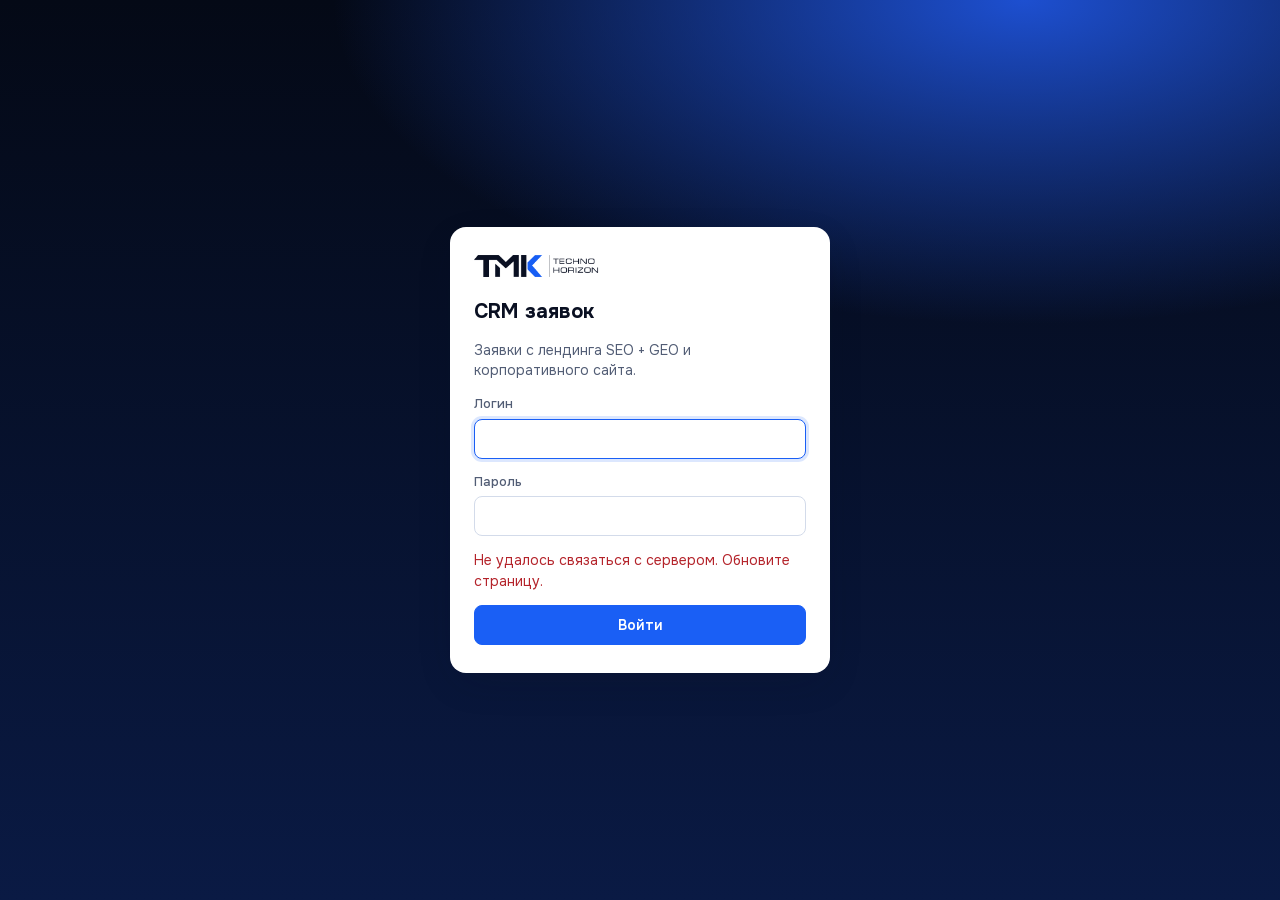
<file: crm.html>
<!doctype html>
<html lang="ru">
<head>
<meta charset="utf-8">
<meta name="viewport" content="width=device-width, initial-scale=1, viewport-fit=cover">
<title>CRM заявок - TMK Techno Horizon</title>
<meta name="robots" content="noindex, nofollow">
<meta name="referrer" content="same-origin">
<meta name="theme-color" content="#F3F6FD">
<link rel="icon" href="/favicon.ico">
<link rel="stylesheet" href="/assets/fonts/fonts.css">
<link rel="stylesheet" href="/assets/crm.css">
</head>
<body>
<div id="app" aria-live="polite">
  <div class="boot">Загружаем CRM…</div>
</div>
<div id="toasts" class="toasts" role="status" aria-live="polite"></div>
<noscript><p class="boot">Для работы CRM включите JavaScript.</p></noscript>
<script src="/assets/crm.js" defer></script>
</body>
</html>
</file>
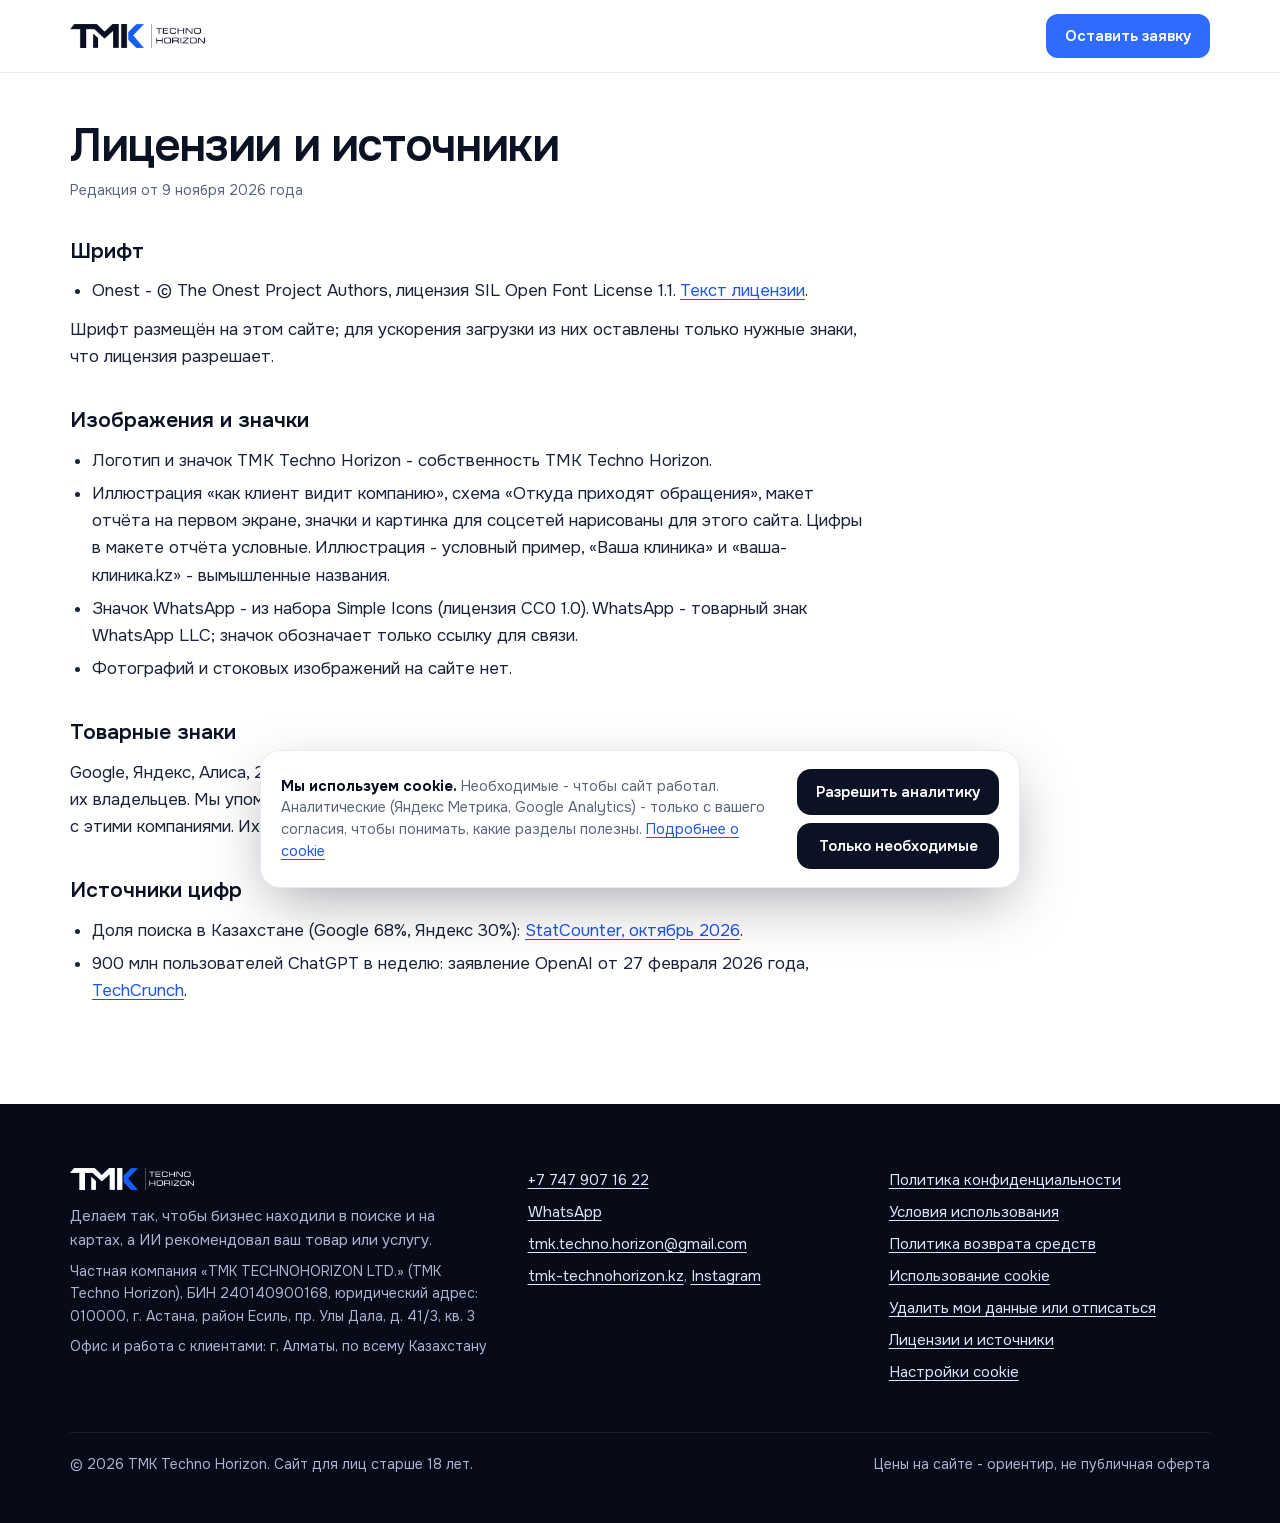
<file: licenses.html>
<!doctype html>
<html lang="ru">
<head>
<meta charset="utf-8">
<meta name="viewport" content="width=device-width, initial-scale=1, viewport-fit=cover">
<title>Лицензии и источники | TMK Techno Horizon</title>
<meta name="description" content="Лицензии шрифтов и изображений, товарные знаки и источники цифр на сайте.">
<meta name="robots" content="noindex, follow">
<link rel="canonical" href="https://ai.tmk-technohorizon.kz/licenses">
<meta name="theme-color" content="#040916">
<link rel="icon" href="/favicon.ico" sizes="48x48">
<link rel="icon" href="/assets/icon-512.png" type="image/png" sizes="512x512">
<link rel="apple-touch-icon" href="/assets/apple-touch-icon.png">
<link rel="stylesheet" href="/assets/fonts/fonts.css">
<link rel="stylesheet" href="/assets/styles.css">
<script src="/assets/analytics.js" defer></script>
</head>
<body>
<a class="skip-link" href="#main">Перейти к содержимому</a>
<header class="site-header is-solid">
  <div class="wrap">
    <a class="logo" href="/" aria-label="TMK Techno Horizon - на главную"><img src="/assets/logo-dark.png" alt="TMK Techno Horizon" width="139" height="24"></a>
    <div class="header-actions"><a class="btn header-cta" href="/#zayavka">Оставить заявку</a></div>
  </div>
</header>
<main id="main" class="wrap">
  <article class="legal">
    <h1 class="h2" style="max-width:none">Лицензии и источники</h1>
    <p class="small">Редакция от 9 ноября 2026 года</p>

    <h2>Шрифт</h2>
    <ul>
      <li>Onest - © The Onest Project Authors, лицензия SIL Open Font License 1.1. <a href="/assets/fonts/Onest-OFL.txt">Текст лицензии</a>.</li>
    </ul>
    <p>Шрифт размещён на этом сайте; для ускорения загрузки из них оставлены только нужные знаки, что лицензия разрешает.</p>

    <h2>Изображения и значки</h2>
    <ul>
      <li>Логотип и значок TMK Techno Horizon - собственность TMK Techno Horizon.</li>
      <li>Иллюстрация «как клиент видит компанию», схема «Откуда приходят обращения», макет отчёта на первом экране, значки и картинка для соцсетей нарисованы для этого сайта. Цифры в макете отчёта условные. Иллюстрация - условный пример, «Ваша клиника» и «ваша-клиника.kz» - вымышленные названия.</li>
      <li>Значок WhatsApp - из набора Simple Icons (лицензия CC0 1.0). WhatsApp - товарный знак WhatsApp LLC; значок обозначает только ссылку для связи.</li>
      <li>Фотографий и стоковых изображений на сайте нет.</li>
    </ul>

    <h2>Товарные знаки</h2>
    <p>Google, Яндекс, Алиса, 2ГИС, ChatGPT, Gemini, Perplexity, Instagram и WhatsApp - товарные знаки их владельцев. Мы упоминаем их только чтобы описать, где клиенты ищут компании, и не связаны с этими компаниями. Их логотипы на сайте не используются.</p>

    <h2>Источники цифр</h2>
    <ul>
      <li>Доля поиска в Казахстане (Google 68%, Яндекс 30%): <a href="https://gs.statcounter.com/search-engine-market-share/all/kazakhstan" target="_blank" rel="noopener">StatCounter, октябрь 2026</a>.</li>
      <li>900 млн пользователей ChatGPT в неделю: заявление OpenAI от 27 февраля 2026 года, <a href="https://techcrunch.com/2026/02/27/chatgpt-reaches-900m-weekly-active-users" target="_blank" rel="noopener">TechCrunch</a>.</li>
    </ul>

  </article>
</main>
<!--FOOTER:start-->
<footer class="footer">
  <div class="wrap">
    <div>
      <a class="logo" href="/" aria-label="TMK Techno Horizon - на главную"><img src="/assets/logo.png" alt="TMK Techno Horizon" width="127" height="22" loading="lazy"></a>
      <p>Делаем так, чтобы бизнес находили в поиске и на картах, а ИИ рекомендовал ваш товар или услугу.</p>
      <p class="footer-req">Частная компания «TMK TECHNOHORIZON LTD.» (TMK Techno Horizon), БИН 240140900168, юридический адрес: 010000, г. Астана, район Есиль, пр. Улы Дала, д. 41/3, кв. 3</p>
      <p class="footer-req">Офис и работа с клиентами: г. Алматы, по всему Казахстану</p>
    </div>
    <div>
      <p><a href="tel:+77479071622" data-loc="footer">+7 747 907 16 22</a></p>
      <p><a href="https://wa.me/77479071622" target="_blank" rel="noopener" data-loc="footer">WhatsApp</a></p>
      <p><a href="mailto:tmk.techno.horizon@gmail.com" data-loc="footer">tmk.techno.horizon@gmail.com</a></p>
      <p><a href="https://tmk-technohorizon.kz/" target="_blank" rel="noopener">tmk-technohorizon.kz</a>, <a href="https://www.instagram.com/tmk.tech/" target="_blank" rel="noopener">Instagram</a></p>
    </div>
    <nav aria-label="Документы">
      <p><a href="/privacy">Политика конфиденциальности</a></p>
      <p><a href="/terms">Условия использования</a></p>
      <p><a href="/vozvrat">Политика возврата средств</a></p>
      <p><a href="/cookies">Использование cookie</a></p>
      <p><a href="/udalenie-dannyh">Удалить мои данные или отписаться</a></p>
      <p><a href="/licenses">Лицензии и источники</a></p>
      <p><button type="button" class="link-btn" data-cookie-settings>Настройки cookie</button></p>
    </nav>
    <div class="footer-bottom">
      <span>© 2026 TMK Techno Horizon. Сайт для лиц старше 18 лет.</span>
      <span>Цены на сайте - ориентир, не публичная оферта</span>
    </div>
  </div>
</footer>
<!--FOOTER:end-->
</body>
</html>
</file>
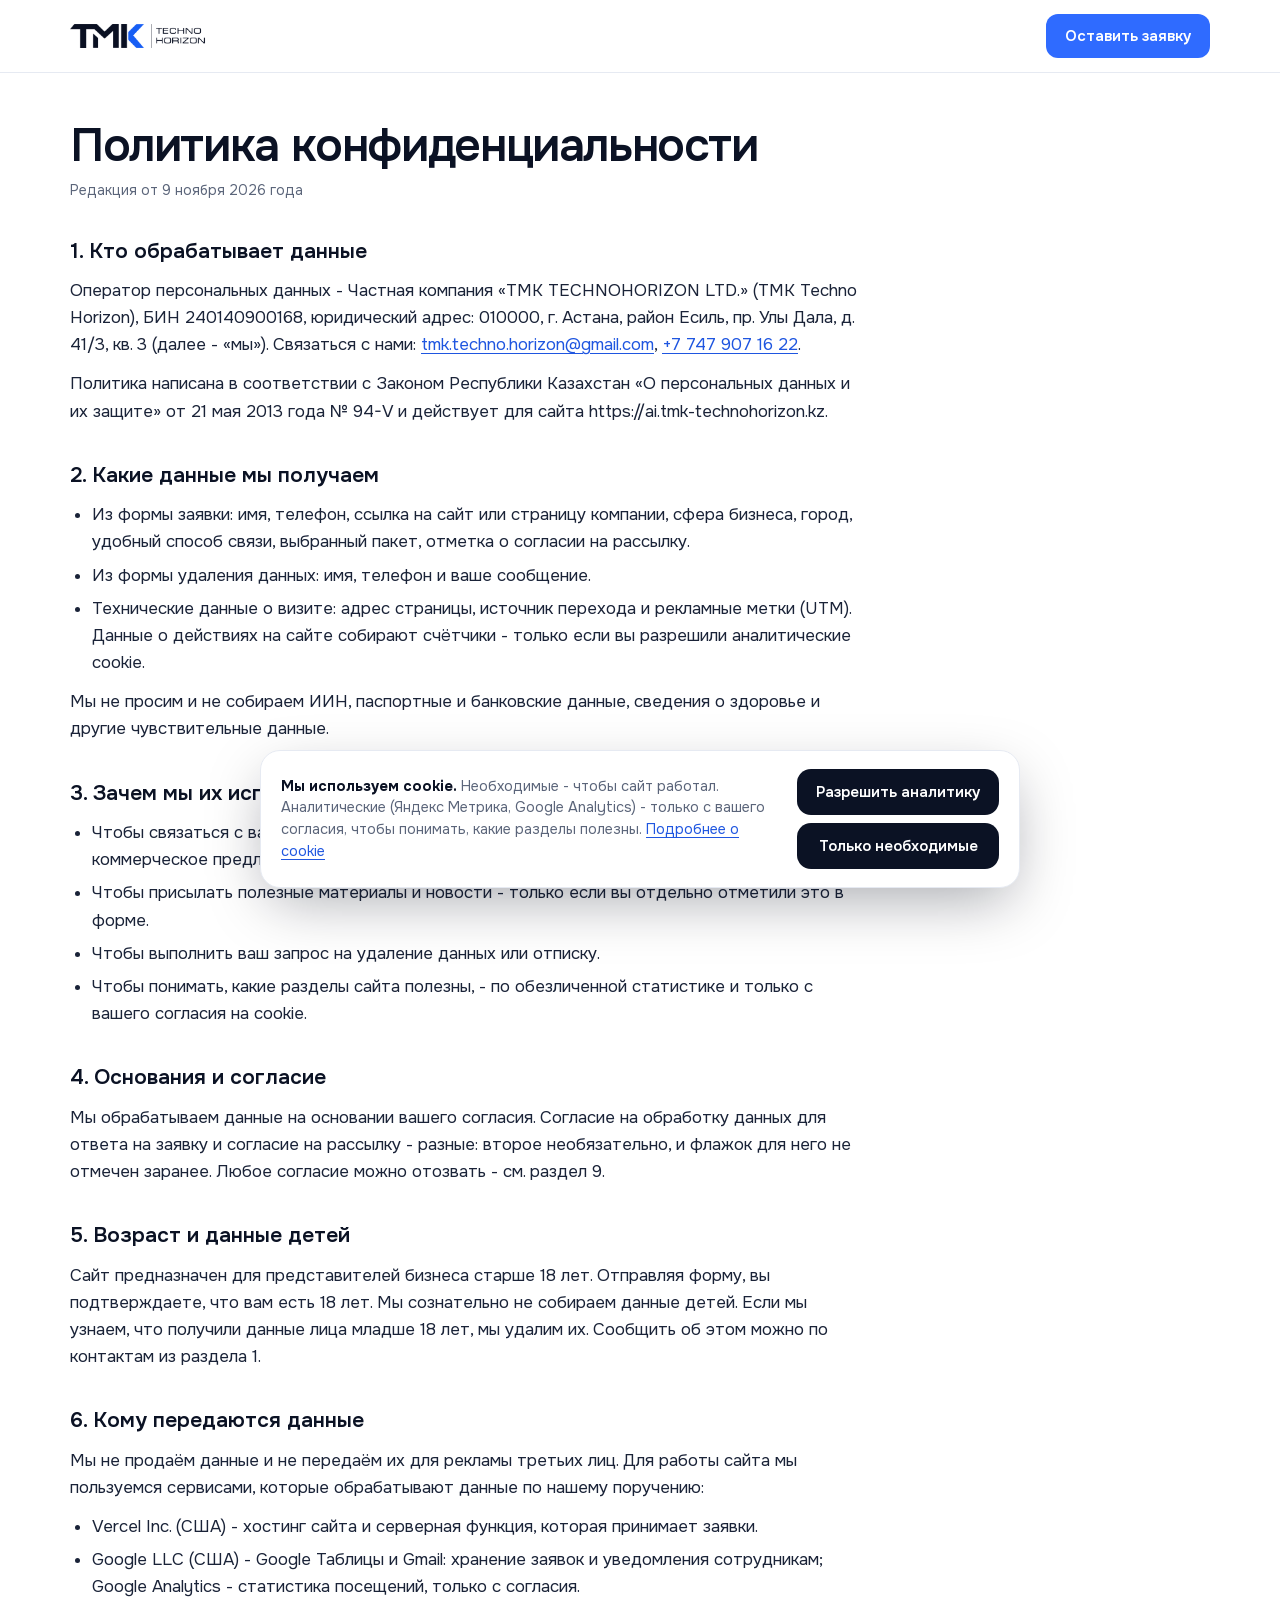
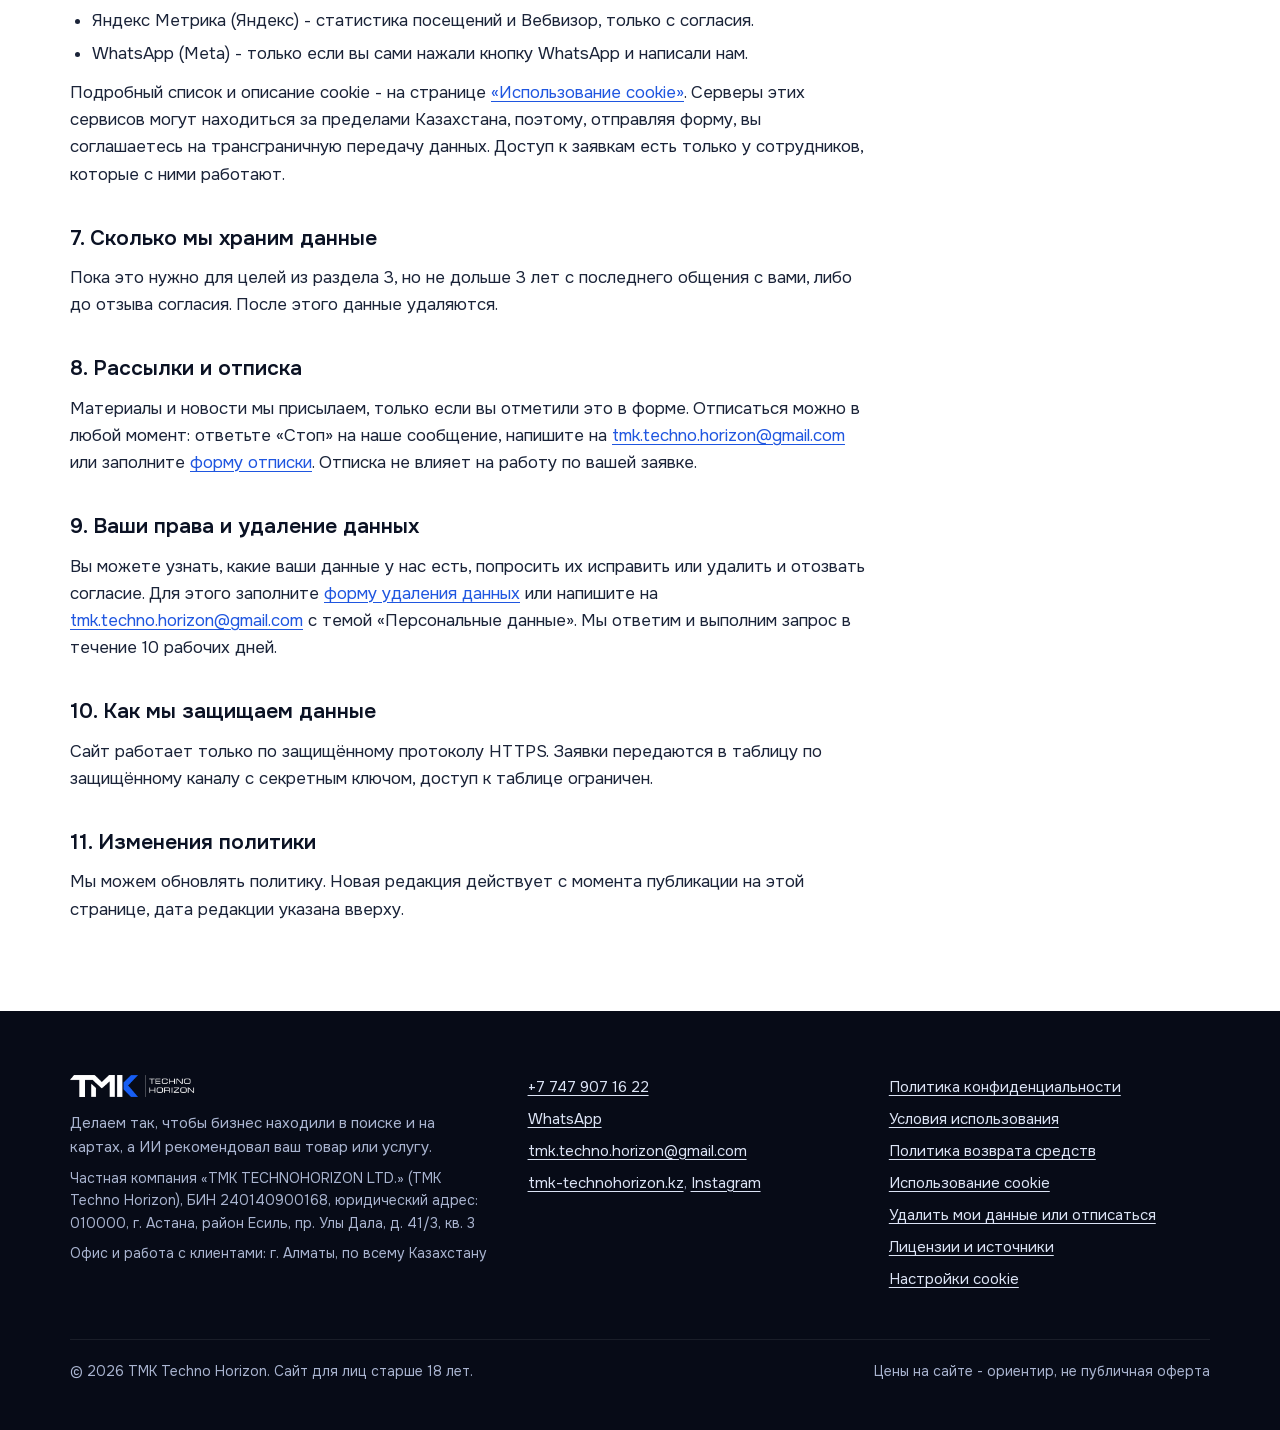
<file: privacy.html>
<!doctype html>
<html lang="ru">
<head>
<meta charset="utf-8">
<meta name="viewport" content="width=device-width, initial-scale=1, viewport-fit=cover">
<title>Политика конфиденциальности | TMK Techno Horizon</title>
<meta name="description" content="Как TMK Techno Horizon обрабатывает и защищает персональные данные с сайта.">
<meta name="robots" content="noindex, follow">
<link rel="canonical" href="https://ai.tmk-technohorizon.kz/privacy">
<meta name="theme-color" content="#040916">
<link rel="icon" href="/favicon.ico" sizes="48x48">
<link rel="icon" href="/assets/icon-512.png" type="image/png" sizes="512x512">
<link rel="apple-touch-icon" href="/assets/apple-touch-icon.png">
<link rel="stylesheet" href="/assets/fonts/fonts.css">
<link rel="stylesheet" href="/assets/styles.css">
<script src="/assets/analytics.js" defer></script>
</head>
<body>
<a class="skip-link" href="#main">Перейти к содержимому</a>
<header class="site-header is-solid">
  <div class="wrap">
    <a class="logo" href="/" aria-label="TMK Techno Horizon - на главную"><img src="/assets/logo-dark.png" alt="TMK Techno Horizon" width="139" height="24"></a>
    <div class="header-actions"><a class="btn header-cta" href="/#zayavka">Оставить заявку</a></div>
  </div>
</header>
<main id="main" class="wrap">
  <article class="legal">
    <h1 class="h2" style="max-width:none">Политика конфиденциальности</h1>
    <p class="small">Редакция от 9 ноября 2026 года</p>

    <h2>1. Кто обрабатывает данные</h2>
    <p>Оператор персональных данных - Частная компания «TMK TECHNOHORIZON LTD.» (TMK Techno Horizon), БИН 240140900168, юридический адрес: 010000, г. Астана, район Есиль, пр. Улы Дала, д. 41/3, кв. 3 (далее - «мы»). Связаться с нами: <a href="mailto:tmk.techno.horizon@gmail.com">tmk.techno.horizon@gmail.com</a>, <a href="tel:+77479071622">+7 747 907 16 22</a>.</p>
    <p>Политика написана в соответствии с Законом Республики Казахстан «О персональных данных и их защите» от 21 мая 2013 года № 94-V и действует для сайта https://ai.tmk-technohorizon.kz.</p>

    <h2>2. Какие данные мы получаем</h2>
    <ul>
      <li>Из формы заявки: имя, телефон, ссылка на сайт или страницу компании, сфера бизнеса, город, удобный способ связи, выбранный пакет, отметка о согласии на рассылку.</li>
      <li>Из формы удаления данных: имя, телефон и ваше сообщение.</li>
      <li>Технические данные о визите: адрес страницы, источник перехода и рекламные метки (UTM). Данные о действиях на сайте собирают счётчики - только если вы разрешили аналитические cookie.</li>
    </ul>
    <p>Мы не просим и не собираем ИИН, паспортные и банковские данные, сведения о здоровье и другие чувствительные данные.</p>

    <h2>3. Зачем мы их используем</h2>
    <ul>
      <li>Чтобы связаться с вами по заявке, подготовить бесплатный разбор и, если вы попросите, коммерческое предложение.</li>
      <li>Чтобы присылать полезные материалы и новости - только если вы отдельно отметили это в форме.</li>
      <li>Чтобы выполнить ваш запрос на удаление данных или отписку.</li>
      <li>Чтобы понимать, какие разделы сайта полезны, - по обезличенной статистике и только с вашего согласия на cookie.</li>
    </ul>

    <h2>4. Основания и согласие</h2>
    <p>Мы обрабатываем данные на основании вашего согласия. Согласие на обработку данных для ответа на заявку и согласие на рассылку - разные: второе необязательно, и флажок для него не отмечен заранее. Любое согласие можно отозвать - см. раздел 9.</p>

    <h2>5. Возраст и данные детей</h2>
    <p>Сайт предназначен для представителей бизнеса старше 18 лет. Отправляя форму, вы подтверждаете, что вам есть 18 лет. Мы сознательно не собираем данные детей. Если мы узнаем, что получили данные лица младше 18 лет, мы удалим их. Сообщить об этом можно по контактам из раздела 1.</p>

    <h2>6. Кому передаются данные</h2>
    <p>Мы не продаём данные и не передаём их для рекламы третьих лиц. Для работы сайта мы пользуемся сервисами, которые обрабатывают данные по нашему поручению:</p>
    <ul>
      <li>Vercel Inc. (США) - хостинг сайта и серверная функция, которая принимает заявки.</li>
      <li>Google LLC (США) - Google Таблицы и Gmail: хранение заявок и уведомления сотрудникам; Google Analytics - статистика посещений, только с согласия.</li>
      <li>Яндекс Метрика (Яндекс) - статистика посещений и Вебвизор, только с согласия.</li>
      <li>WhatsApp (Meta) - только если вы сами нажали кнопку WhatsApp и написали нам.</li>
    </ul>
    <p>Подробный список и описание cookie - на странице <a href="/cookies">«Использование cookie»</a>. Серверы этих сервисов могут находиться за пределами Казахстана, поэтому, отправляя форму, вы соглашаетесь на трансграничную передачу данных. Доступ к заявкам есть только у сотрудников, которые с ними работают.</p>

    <h2>7. Сколько мы храним данные</h2>
    <p>Пока это нужно для целей из раздела 3, но не дольше 3 лет с последнего общения с вами, либо до отзыва согласия. После этого данные удаляются.</p>

    <h2>8. Рассылки и отписка</h2>
    <p>Материалы и новости мы присылаем, только если вы отметили это в форме. Отписаться можно в любой момент: ответьте «Стоп» на наше сообщение, напишите на <a href="mailto:tmk.techno.horizon@gmail.com">tmk.techno.horizon@gmail.com</a> или заполните <a href="/udalenie-dannyh">форму отписки</a>. Отписка не влияет на работу по вашей заявке.</p>

    <h2>9. Ваши права и удаление данных</h2>
    <p>Вы можете узнать, какие ваши данные у нас есть, попросить их исправить или удалить и отозвать согласие. Для этого заполните <a href="/udalenie-dannyh">форму удаления данных</a> или напишите на <a href="mailto:tmk.techno.horizon@gmail.com">tmk.techno.horizon@gmail.com</a> с темой «Персональные данные». Мы ответим и выполним запрос в течение 10 рабочих дней.</p>

    <h2>10. Как мы защищаем данные</h2>
    <p>Сайт работает только по защищённому протоколу HTTPS. Заявки передаются в таблицу по защищённому каналу с секретным ключом, доступ к таблице ограничен.</p>

    <h2>11. Изменения политики</h2>
    <p>Мы можем обновлять политику. Новая редакция действует с момента публикации на этой странице, дата редакции указана вверху.</p>

  </article>
</main>
<!--FOOTER:start-->
<footer class="footer">
  <div class="wrap">
    <div>
      <a class="logo" href="/" aria-label="TMK Techno Horizon - на главную"><img src="/assets/logo.png" alt="TMK Techno Horizon" width="127" height="22" loading="lazy"></a>
      <p>Делаем так, чтобы бизнес находили в поиске и на картах, а ИИ рекомендовал ваш товар или услугу.</p>
      <p class="footer-req">Частная компания «TMK TECHNOHORIZON LTD.» (TMK Techno Horizon), БИН 240140900168, юридический адрес: 010000, г. Астана, район Есиль, пр. Улы Дала, д. 41/3, кв. 3</p>
      <p class="footer-req">Офис и работа с клиентами: г. Алматы, по всему Казахстану</p>
    </div>
    <div>
      <p><a href="tel:+77479071622" data-loc="footer">+7 747 907 16 22</a></p>
      <p><a href="https://wa.me/77479071622" target="_blank" rel="noopener" data-loc="footer">WhatsApp</a></p>
      <p><a href="mailto:tmk.techno.horizon@gmail.com" data-loc="footer">tmk.techno.horizon@gmail.com</a></p>
      <p><a href="https://tmk-technohorizon.kz/" target="_blank" rel="noopener">tmk-technohorizon.kz</a>, <a href="https://www.instagram.com/tmk.tech/" target="_blank" rel="noopener">Instagram</a></p>
    </div>
    <nav aria-label="Документы">
      <p><a href="/privacy">Политика конфиденциальности</a></p>
      <p><a href="/terms">Условия использования</a></p>
      <p><a href="/vozvrat">Политика возврата средств</a></p>
      <p><a href="/cookies">Использование cookie</a></p>
      <p><a href="/udalenie-dannyh">Удалить мои данные или отписаться</a></p>
      <p><a href="/licenses">Лицензии и источники</a></p>
      <p><button type="button" class="link-btn" data-cookie-settings>Настройки cookie</button></p>
    </nav>
    <div class="footer-bottom">
      <span>© 2026 TMK Techno Horizon. Сайт для лиц старше 18 лет.</span>
      <span>Цены на сайте - ориентир, не публичная оферта</span>
    </div>
  </div>
</footer>
<!--FOOTER:end-->
</body>
</html>
</file>
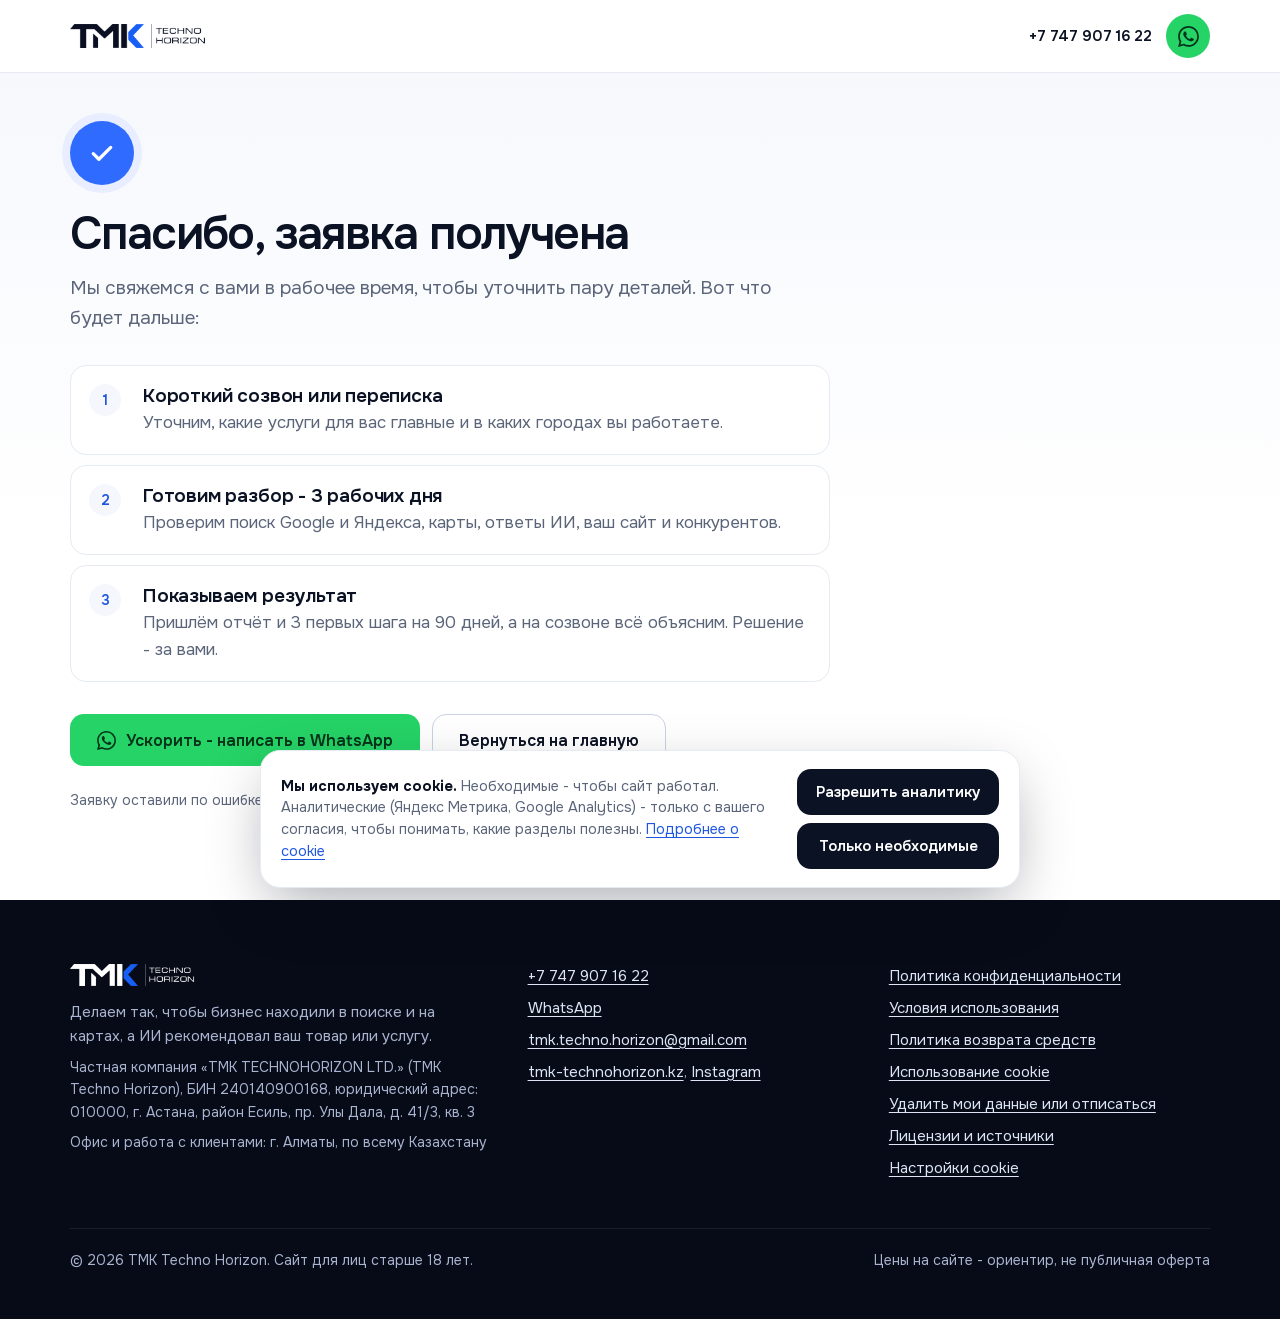
<file: spasibo.html>
<!doctype html>
<html lang="ru">
<head>
<meta charset="utf-8">
<meta name="viewport" content="width=device-width, initial-scale=1, viewport-fit=cover">
<title>Спасибо за заявку | TMK Techno Horizon</title>
<meta name="description" content="Заявка на бесплатный разбор видимости получена. Мы свяжемся с вами в рабочее время.">
<meta name="robots" content="noindex, nofollow">
<meta name="theme-color" content="#040916">
<link rel="icon" href="/favicon.ico" sizes="48x48">
<link rel="icon" href="/assets/icon-512.png" type="image/png" sizes="512x512">
<link rel="apple-touch-icon" href="/assets/apple-touch-icon.png">
<link rel="preload" href="/assets/fonts/onest-cyrillic.woff2" as="font" type="font/woff2" crossorigin>
<link rel="stylesheet" href="/assets/fonts/fonts.css">
<link rel="stylesheet" href="/assets/styles.css">
<script src="/assets/analytics.js" defer></script>
<script src="/assets/thanks.js" defer></script>
</head>
<body>
<svg width="0" height="0" style="position:absolute" aria-hidden="true" focusable="false">
  <symbol id="i-wa" viewBox="0 0 24 24"><path fill="currentColor" d="M17.472 14.382c-.297-.149-1.758-.867-2.03-.967-.273-.099-.471-.148-.67.15-.197.297-.767.966-.94 1.164-.173.199-.347.223-.644.075-.297-.15-1.255-.463-2.39-1.475-.883-.788-1.48-1.761-1.653-2.059-.173-.297-.018-.458.13-.606.134-.133.298-.347.446-.52.149-.174.198-.298.298-.497.099-.198.05-.371-.025-.52-.075-.149-.669-1.612-.916-2.207-.242-.579-.487-.5-.669-.51-.173-.008-.371-.01-.57-.01-.198 0-.52.074-.792.372-.272.297-1.04 1.016-1.04 2.479 0 1.462 1.065 2.875 1.213 3.074.149.198 2.096 3.2 5.077 4.487.709.306 1.262.489 1.694.625.712.227 1.36.195 1.871.118.571-.085 1.758-.719 2.006-1.413.248-.694.248-1.289.173-1.413-.074-.124-.272-.198-.57-.347m-5.421 7.403h-.004a9.87 9.87 0 0 1-5.031-1.378l-.361-.214-3.741.982.998-3.648-.235-.374a9.86 9.86 0 0 1-1.51-5.26c.001-5.45 4.436-9.884 9.888-9.884 2.64 0 5.122 1.03 6.988 2.898a9.825 9.825 0 0 1 2.893 6.994c-.003 5.45-4.437 9.884-9.885 9.884m8.413-18.297A11.815 11.815 0 0 0 12.05 0C5.495 0 .16 5.335.157 11.892c0 2.096.547 4.142 1.588 5.945L.057 24l6.305-1.654a11.882 11.882 0 0 0 5.683 1.448h.005c6.554 0 11.89-5.335 11.893-11.893a11.821 11.821 0 0 0-3.48-8.413z"/></symbol>
</svg>

<header class="site-header is-solid">
  <div class="wrap">
    <a class="logo" href="/" aria-label="TMK Techno Horizon - на главную"><img src="/assets/logo-dark.png" alt="TMK Techno Horizon" width="139" height="24"></a>
    <div class="header-actions">
      <a class="header-phone" href="tel:+77479071622" data-loc="thanks_header">+7 747 907 16 22</a>
      <a class="icon-btn" href="https://wa.me/77479071622" target="_blank" rel="noopener" data-loc="thanks_header" aria-label="Написать в WhatsApp"><svg aria-hidden="true"><use href="#i-wa"/></svg></a>
    </div>
  </div>
</header>

<main id="main" class="page-simple">
  <div class="wrap">
    <div class="thanks">
      <div class="thanks-mark" aria-hidden="true"><svg viewBox="0 0 24 24"><path fill="none" stroke="currentColor" stroke-width="2.6" stroke-linecap="round" stroke-linejoin="round" d="m5 12.5 4.5 4.5L19 7.5"/></svg></div>
      <h1 class="h1" style="font-size:clamp(28px,4vw,46px)">Спасибо, заявка получена</h1>
      <p class="lead">Мы свяжемся с вами в рабочее время, чтобы уточнить пару деталей. Вот что будет дальше:</p>
      <ol class="thanks-steps">
        <li><div><h2 class="h3">Короткий созвон или переписка</h2><p>Уточним, какие услуги для вас главные и в каких городах вы работаете.</p></div></li>
        <li><div><h2 class="h3">Готовим разбор - 3 рабочих дня</h2><p>Проверим поиск Google и Яндекса, карты, ответы ИИ, ваш сайт и конкурентов.</p></div></li>
        <li><div><h2 class="h3">Показываем результат</h2><p>Пришлём отчёт и 3 первых шага на 90 дней, а на созвоне всё объясним. Решение - за вами.</p></div></li>
      </ol>
      <div class="thanks-actions">
        <a class="btn btn-wa" href="https://wa.me/77479071622?text=%D0%97%D0%B4%D1%80%D0%B0%D0%B2%D1%81%D1%82%D0%B2%D1%83%D0%B9%D1%82%D0%B5!%20%D0%AF%20%D0%BE%D1%81%D1%82%D0%B0%D0%B2%D0%B8%D0%BB(%D0%B0)%20%D0%B7%D0%B0%D1%8F%D0%B2%D0%BA%D1%83%20%D0%BD%D0%B0%20%D1%81%D0%B0%D0%B9%D1%82%D0%B5%20%D0%BD%D0%B0%20%D0%B1%D0%B5%D1%81%D0%BF%D0%BB%D0%B0%D1%82%D0%BD%D1%8B%D0%B9%20%D1%80%D0%B0%D0%B7%D0%B1%D0%BE%D1%80." target="_blank" rel="noopener" data-loc="thanks"><svg aria-hidden="true"><use href="#i-wa"/></svg>Ускорить - написать в WhatsApp</a>
        <a class="btn btn-ghost" href="/">Вернуться на главную</a>
      </div>
      <p class="small" style="margin-top:24px">Заявку оставили по ошибке или хотите что-то добавить? Напишите на <a href="mailto:tmk.techno.horizon@gmail.com" data-loc="thanks">tmk.techno.horizon@gmail.com</a>.</p>
    </div>
  </div>
</main>

<!--FOOTER:start-->
<footer class="footer">
  <div class="wrap">
    <div>
      <a class="logo" href="/" aria-label="TMK Techno Horizon - на главную"><img src="/assets/logo.png" alt="TMK Techno Horizon" width="127" height="22" loading="lazy"></a>
      <p>Делаем так, чтобы бизнес находили в поиске и на картах, а ИИ рекомендовал ваш товар или услугу.</p>
      <p class="footer-req">Частная компания «TMK TECHNOHORIZON LTD.» (TMK Techno Horizon), БИН 240140900168, юридический адрес: 010000, г. Астана, район Есиль, пр. Улы Дала, д. 41/3, кв. 3</p>
      <p class="footer-req">Офис и работа с клиентами: г. Алматы, по всему Казахстану</p>
    </div>
    <div>
      <p><a href="tel:+77479071622" data-loc="footer">+7 747 907 16 22</a></p>
      <p><a href="https://wa.me/77479071622" target="_blank" rel="noopener" data-loc="footer">WhatsApp</a></p>
      <p><a href="mailto:tmk.techno.horizon@gmail.com" data-loc="footer">tmk.techno.horizon@gmail.com</a></p>
      <p><a href="https://tmk-technohorizon.kz/" target="_blank" rel="noopener">tmk-technohorizon.kz</a>, <a href="https://www.instagram.com/tmk.tech/" target="_blank" rel="noopener">Instagram</a></p>
    </div>
    <nav aria-label="Документы">
      <p><a href="/privacy">Политика конфиденциальности</a></p>
      <p><a href="/terms">Условия использования</a></p>
      <p><a href="/vozvrat">Политика возврата средств</a></p>
      <p><a href="/cookies">Использование cookie</a></p>
      <p><a href="/udalenie-dannyh">Удалить мои данные или отписаться</a></p>
      <p><a href="/licenses">Лицензии и источники</a></p>
      <p><button type="button" class="link-btn" data-cookie-settings>Настройки cookie</button></p>
    </nav>
    <div class="footer-bottom">
      <span>© 2026 TMK Techno Horizon. Сайт для лиц старше 18 лет.</span>
      <span>Цены на сайте - ориентир, не публичная оферта</span>
    </div>
  </div>
</footer>
<!--FOOTER:end-->
</body>
</html>
</file>
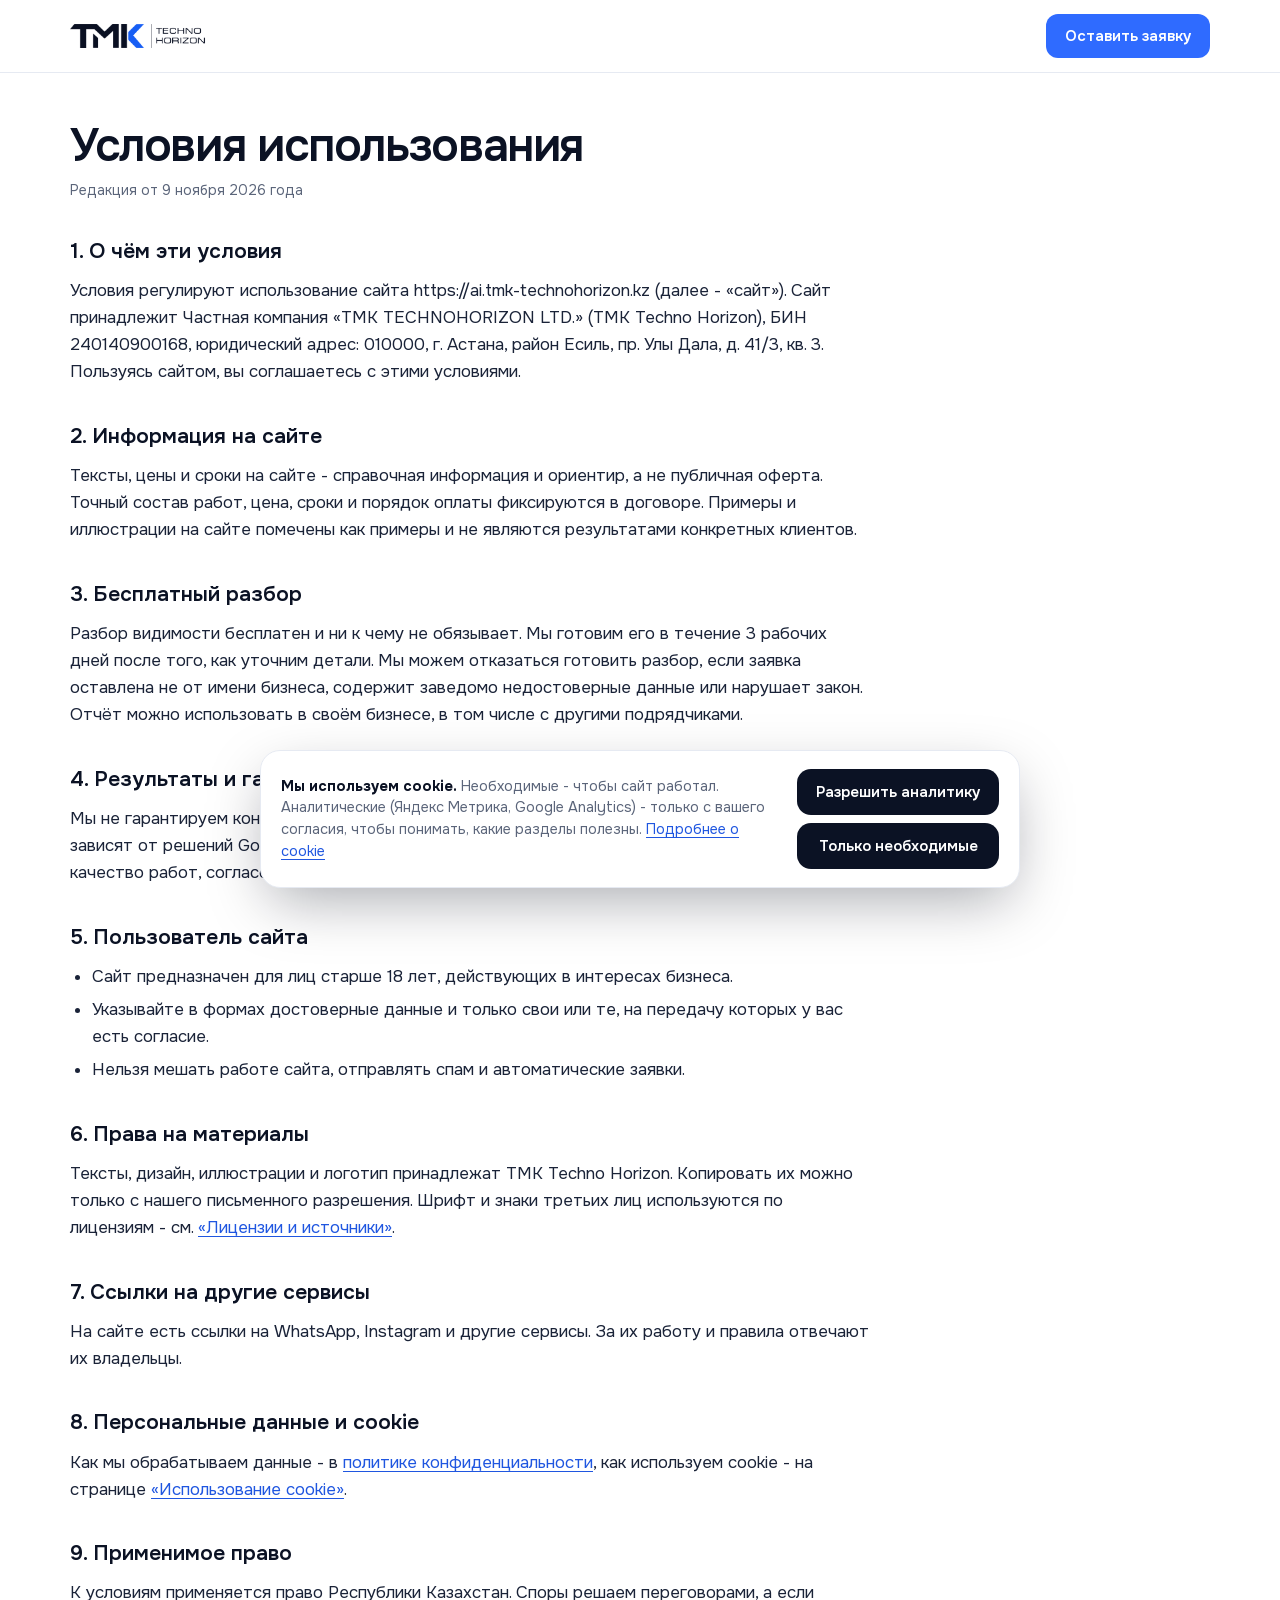
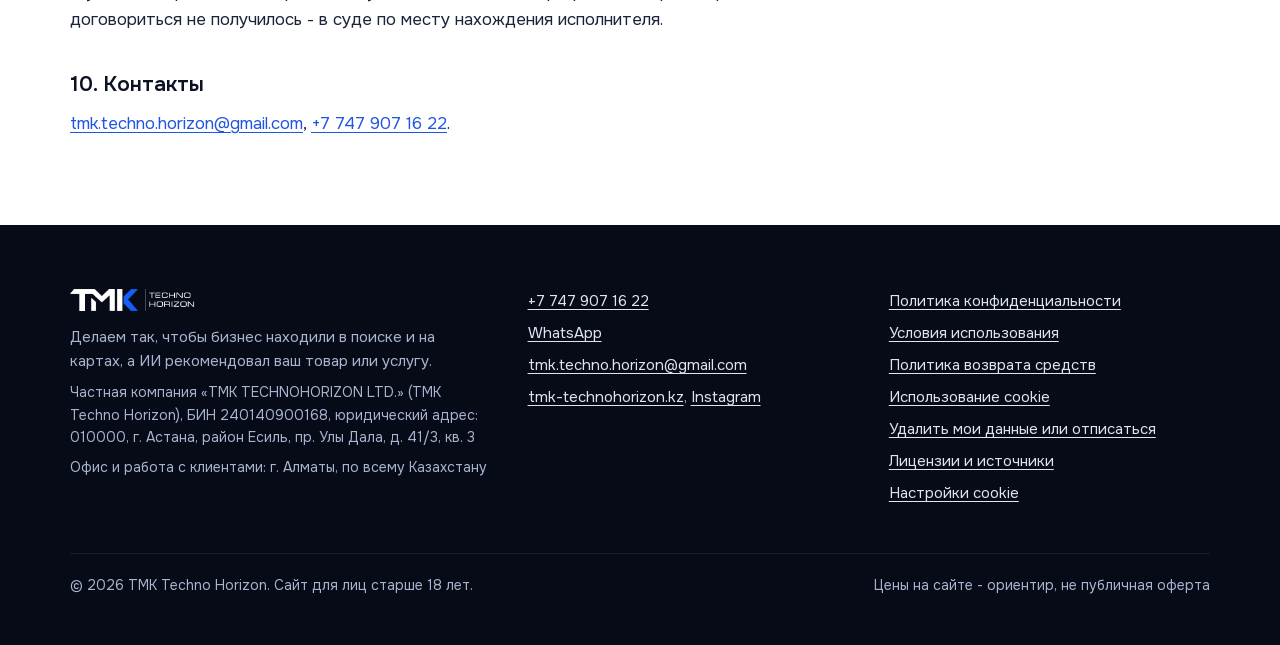
<file: terms.html>
<!doctype html>
<html lang="ru">
<head>
<meta charset="utf-8">
<meta name="viewport" content="width=device-width, initial-scale=1, viewport-fit=cover">
<title>Условия использования | TMK Techno Horizon</title>
<meta name="description" content="Условия использования сайта TMK Techno Horizon о продвижении бизнеса в поиске, на картах и в ИИ.">
<meta name="robots" content="noindex, follow">
<link rel="canonical" href="https://ai.tmk-technohorizon.kz/terms">
<meta name="theme-color" content="#040916">
<link rel="icon" href="/favicon.ico" sizes="48x48">
<link rel="icon" href="/assets/icon-512.png" type="image/png" sizes="512x512">
<link rel="apple-touch-icon" href="/assets/apple-touch-icon.png">
<link rel="stylesheet" href="/assets/fonts/fonts.css">
<link rel="stylesheet" href="/assets/styles.css">
<script src="/assets/analytics.js" defer></script>
</head>
<body>
<a class="skip-link" href="#main">Перейти к содержимому</a>
<header class="site-header is-solid">
  <div class="wrap">
    <a class="logo" href="/" aria-label="TMK Techno Horizon - на главную"><img src="/assets/logo-dark.png" alt="TMK Techno Horizon" width="139" height="24"></a>
    <div class="header-actions"><a class="btn header-cta" href="/#zayavka">Оставить заявку</a></div>
  </div>
</header>
<main id="main" class="wrap">
  <article class="legal">
    <h1 class="h2" style="max-width:none">Условия использования</h1>
    <p class="small">Редакция от 9 ноября 2026 года</p>

    <h2>1. О чём эти условия</h2>
    <p>Условия регулируют использование сайта https://ai.tmk-technohorizon.kz (далее - «сайт»). Сайт принадлежит Частная компания «TMK TECHNOHORIZON LTD.» (TMK Techno Horizon), БИН 240140900168, юридический адрес: 010000, г. Астана, район Есиль, пр. Улы Дала, д. 41/3, кв. 3. Пользуясь сайтом, вы соглашаетесь с этими условиями.</p>

    <h2>2. Информация на сайте</h2>
    <p>Тексты, цены и сроки на сайте - справочная информация и ориентир, а не публичная оферта. Точный состав работ, цена, сроки и порядок оплаты фиксируются в договоре. Примеры и иллюстрации на сайте помечены как примеры и не являются результатами конкретных клиентов.</p>

    <h2>3. Бесплатный разбор</h2>
    <p>Разбор видимости бесплатен и ни к чему не обязывает. Мы готовим его в течение 3 рабочих дней после того, как уточним детали. Мы можем отказаться готовить разбор, если заявка оставлена не от имени бизнеса, содержит заведомо недостоверные данные или нарушает закон. Отчёт можно использовать в своём бизнесе, в том числе с другими подрядчиками.</p>

    <h2>4. Результаты и гарантии</h2>
    <p>Мы не гарантируем конкретные позиции в поиске, показы на картах и ответы ИИ-помощников: они зависят от решений Google, Яндекса, 2ГИС и разработчиков ИИ. Мы отвечаем за объём и качество работ, согласованных в договоре, и регулярно показываем результаты замеров.</p>

    <h2>5. Пользователь сайта</h2>
    <ul>
      <li>Сайт предназначен для лиц старше 18 лет, действующих в интересах бизнеса.</li>
      <li>Указывайте в формах достоверные данные и только свои или те, на передачу которых у вас есть согласие.</li>
      <li>Нельзя мешать работе сайта, отправлять спам и автоматические заявки.</li>
    </ul>

    <h2>6. Права на материалы</h2>
    <p>Тексты, дизайн, иллюстрации и логотип принадлежат TMK Techno Horizon. Копировать их можно только с нашего письменного разрешения. Шрифт и знаки третьих лиц используются по лицензиям - см. <a href="/licenses">«Лицензии и источники»</a>.</p>

    <h2>7. Ссылки на другие сервисы</h2>
    <p>На сайте есть ссылки на WhatsApp, Instagram и другие сервисы. За их работу и правила отвечают их владельцы.</p>

    <h2>8. Персональные данные и cookie</h2>
    <p>Как мы обрабатываем данные - в <a href="/privacy">политике конфиденциальности</a>, как используем cookie - на странице <a href="/cookies">«Использование cookie»</a>.</p>

    <h2>9. Применимое право</h2>
    <p>К условиям применяется право Республики Казахстан. Споры решаем переговорами, а если договориться не получилось - в суде по месту нахождения исполнителя.</p>

    <h2>10. Контакты</h2>
    <p><a href="mailto:tmk.techno.horizon@gmail.com">tmk.techno.horizon@gmail.com</a>, <a href="tel:+77479071622">+7 747 907 16 22</a>.</p>

  </article>
</main>
<!--FOOTER:start-->
<footer class="footer">
  <div class="wrap">
    <div>
      <a class="logo" href="/" aria-label="TMK Techno Horizon - на главную"><img src="/assets/logo.png" alt="TMK Techno Horizon" width="127" height="22" loading="lazy"></a>
      <p>Делаем так, чтобы бизнес находили в поиске и на картах, а ИИ рекомендовал ваш товар или услугу.</p>
      <p class="footer-req">Частная компания «TMK TECHNOHORIZON LTD.» (TMK Techno Horizon), БИН 240140900168, юридический адрес: 010000, г. Астана, район Есиль, пр. Улы Дала, д. 41/3, кв. 3</p>
      <p class="footer-req">Офис и работа с клиентами: г. Алматы, по всему Казахстану</p>
    </div>
    <div>
      <p><a href="tel:+77479071622" data-loc="footer">+7 747 907 16 22</a></p>
      <p><a href="https://wa.me/77479071622" target="_blank" rel="noopener" data-loc="footer">WhatsApp</a></p>
      <p><a href="mailto:tmk.techno.horizon@gmail.com" data-loc="footer">tmk.techno.horizon@gmail.com</a></p>
      <p><a href="https://tmk-technohorizon.kz/" target="_blank" rel="noopener">tmk-technohorizon.kz</a>, <a href="https://www.instagram.com/tmk.tech/" target="_blank" rel="noopener">Instagram</a></p>
    </div>
    <nav aria-label="Документы">
      <p><a href="/privacy">Политика конфиденциальности</a></p>
      <p><a href="/terms">Условия использования</a></p>
      <p><a href="/vozvrat">Политика возврата средств</a></p>
      <p><a href="/cookies">Использование cookie</a></p>
      <p><a href="/udalenie-dannyh">Удалить мои данные или отписаться</a></p>
      <p><a href="/licenses">Лицензии и источники</a></p>
      <p><button type="button" class="link-btn" data-cookie-settings>Настройки cookie</button></p>
    </nav>
    <div class="footer-bottom">
      <span>© 2026 TMK Techno Horizon. Сайт для лиц старше 18 лет.</span>
      <span>Цены на сайте - ориентир, не публичная оферта</span>
    </div>
  </div>
</footer>
<!--FOOTER:end-->
</body>
</html>
</file>
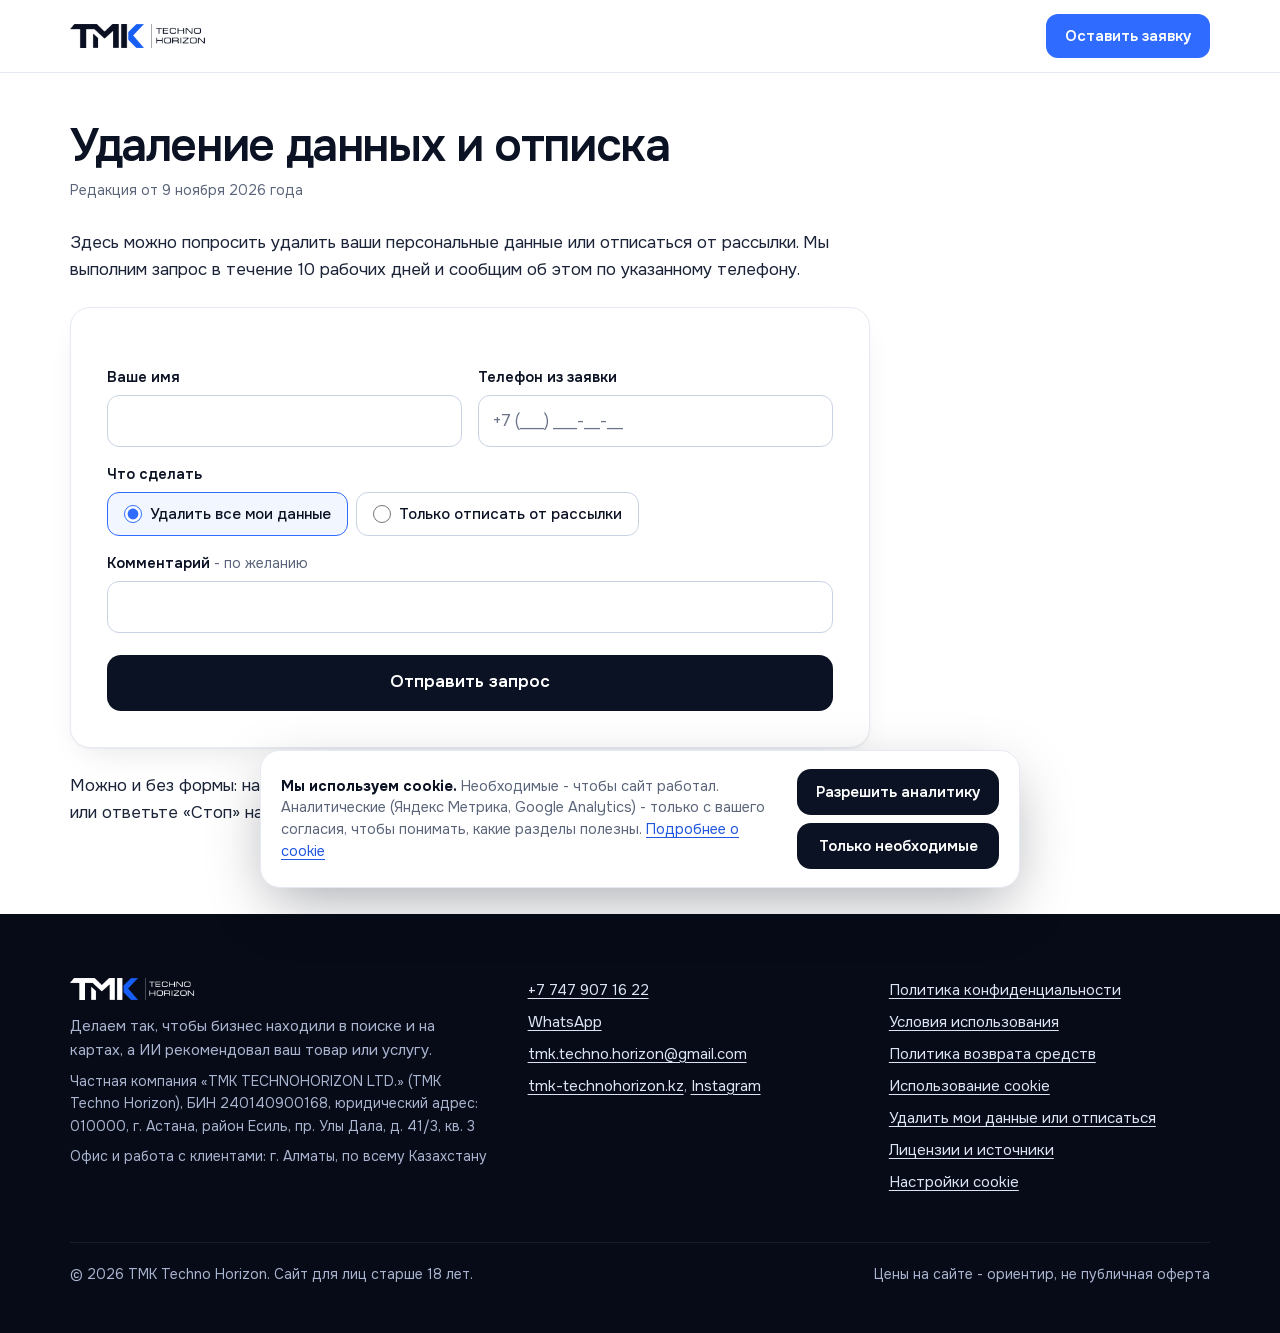
<file: udalenie-dannyh.html>
<!doctype html>
<html lang="ru">
<head>
<meta charset="utf-8">
<meta name="viewport" content="width=device-width, initial-scale=1, viewport-fit=cover">
<title>Удаление данных и отписка | TMK Techno Horizon</title>
<meta name="description" content="Запрос на удаление персональных данных или отписку от рассылки.">
<meta name="robots" content="noindex, follow">
<link rel="canonical" href="https://ai.tmk-technohorizon.kz/udalenie-dannyh">
<meta name="theme-color" content="#040916">
<link rel="icon" href="/favicon.ico" sizes="48x48">
<link rel="icon" href="/assets/icon-512.png" type="image/png" sizes="512x512">
<link rel="apple-touch-icon" href="/assets/apple-touch-icon.png">
<link rel="stylesheet" href="/assets/fonts/fonts.css">
<link rel="stylesheet" href="/assets/styles.css">
<script src="/assets/analytics.js" defer></script>
<script src="/assets/deletion.js" defer></script>
</head>
<body>
<a class="skip-link" href="#main">Перейти к содержимому</a>
<header class="site-header is-solid">
  <div class="wrap">
    <a class="logo" href="/" aria-label="TMK Techno Horizon - на главную"><img src="/assets/logo-dark.png" alt="TMK Techno Horizon" width="139" height="24"></a>
    <div class="header-actions"><a class="btn header-cta" href="/#zayavka">Оставить заявку</a></div>
  </div>
</header>
<main id="main" class="wrap">
  <article class="legal">
    <h1 class="h2" style="max-width:none">Удаление данных и отписка</h1>
    <p class="small">Редакция от 9 ноября 2026 года</p>

    <p>Здесь можно попросить удалить ваши персональные данные или отписаться от рассылки. Мы выполним запрос в течение 10 рабочих дней и сообщим об этом по указанному телефону.</p>

    <div class="form-card form-card-light">
      <div class="deletion-done" hidden>
        <h2 class="h3">Запрос получен</h2>
        <p>Мы выполним его в течение 10 рабочих дней и сообщим вам. Если появятся вопросы - напишите на <a href="mailto:tmk.techno.horizon@gmail.com">tmk.techno.horizon@gmail.com</a>.</p>
      </div>
      <form id="deletion-form" action="/api/lead" method="post" novalidate>
        <input type="hidden" name="request_type" value="deletion">
        <div class="form-grid">
          <div class="field" data-field="name">
            <label for="d-name">Ваше имя</label>
            <input id="d-name" name="name" type="text" autocomplete="name" maxlength="80" required>
            <p class="error-text" id="e-name">Напишите имя, как в заявке</p>
          </div>
          <div class="field" data-field="phone">
            <label for="d-phone">Телефон из заявки</label>
            <input id="d-phone" name="phone" type="tel" autocomplete="tel" inputmode="tel" maxlength="18" required placeholder="+7 (___) ___-__-__">
            <p class="error-text" id="e-phone">Введите номер полностью: +7 и 10 цифр</p>
          </div>
          <div class="field full">
            <span class="label" id="what-label">Что сделать</span>
            <div class="radio-row" role="radiogroup" aria-labelledby="what-label">
              <label><input type="radio" name="what" value="Удалить все мои данные" checked>Удалить все мои данные</label>
              <label><input type="radio" name="what" value="Только отписать от рассылки">Только отписать от рассылки</label>
            </div>
          </div>
          <div class="field full">
            <label for="d-message">Комментарий <span class="opt">- по желанию</span></label>
            <input id="d-message" name="message" type="text" maxlength="500">
          </div>
        </div>
        <div class="hp-field" aria-hidden="true"><label for="d-company">Не заполняйте это поле</label><input id="d-company" name="company" type="text" tabindex="-1" autocomplete="off"></div>
        <div class="form-submit"><button class="btn btn-dark" type="submit">Отправить запрос</button></div>
        <p class="form-status" role="alert" aria-live="assertive"></p>
      </form>
    </div>
    <p style="margin-top:24px">Можно и без формы: напишите на <a href="mailto:tmk.techno.horizon@gmail.com">tmk.techno.horizon@gmail.com</a> с темой «Персональные данные» или ответьте «Стоп» на наше сообщение, чтобы отписаться.</p>

  </article>
</main>
<!--FOOTER:start-->
<footer class="footer">
  <div class="wrap">
    <div>
      <a class="logo" href="/" aria-label="TMK Techno Horizon - на главную"><img src="/assets/logo.png" alt="TMK Techno Horizon" width="127" height="22" loading="lazy"></a>
      <p>Делаем так, чтобы бизнес находили в поиске и на картах, а ИИ рекомендовал ваш товар или услугу.</p>
      <p class="footer-req">Частная компания «TMK TECHNOHORIZON LTD.» (TMK Techno Horizon), БИН 240140900168, юридический адрес: 010000, г. Астана, район Есиль, пр. Улы Дала, д. 41/3, кв. 3</p>
      <p class="footer-req">Офис и работа с клиентами: г. Алматы, по всему Казахстану</p>
    </div>
    <div>
      <p><a href="tel:+77479071622" data-loc="footer">+7 747 907 16 22</a></p>
      <p><a href="https://wa.me/77479071622" target="_blank" rel="noopener" data-loc="footer">WhatsApp</a></p>
      <p><a href="mailto:tmk.techno.horizon@gmail.com" data-loc="footer">tmk.techno.horizon@gmail.com</a></p>
      <p><a href="https://tmk-technohorizon.kz/" target="_blank" rel="noopener">tmk-technohorizon.kz</a>, <a href="https://www.instagram.com/tmk.tech/" target="_blank" rel="noopener">Instagram</a></p>
    </div>
    <nav aria-label="Документы">
      <p><a href="/privacy">Политика конфиденциальности</a></p>
      <p><a href="/terms">Условия использования</a></p>
      <p><a href="/vozvrat">Политика возврата средств</a></p>
      <p><a href="/cookies">Использование cookie</a></p>
      <p><a href="/udalenie-dannyh">Удалить мои данные или отписаться</a></p>
      <p><a href="/licenses">Лицензии и источники</a></p>
      <p><button type="button" class="link-btn" data-cookie-settings>Настройки cookie</button></p>
    </nav>
    <div class="footer-bottom">
      <span>© 2026 TMK Techno Horizon. Сайт для лиц старше 18 лет.</span>
      <span>Цены на сайте - ориентир, не публичная оферта</span>
    </div>
  </div>
</footer>
<!--FOOTER:end-->
</body>
</html>
</file>
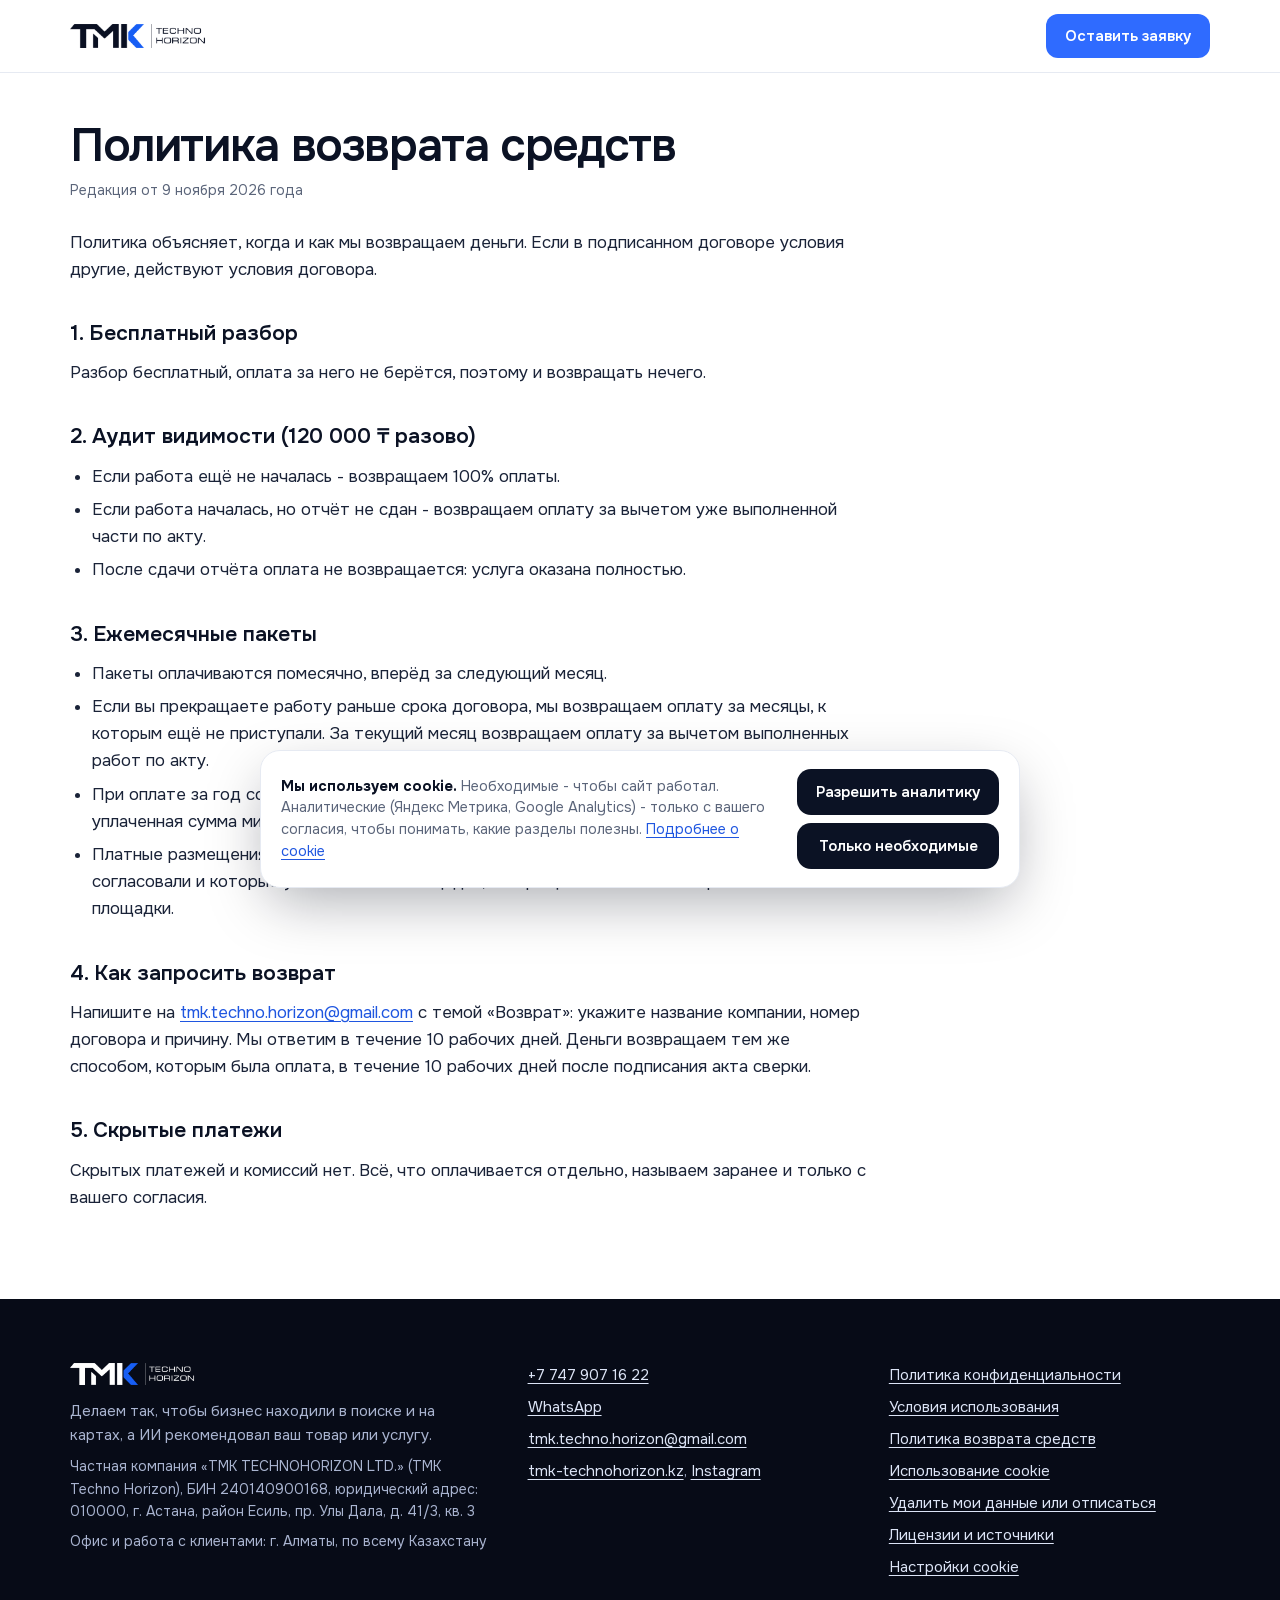
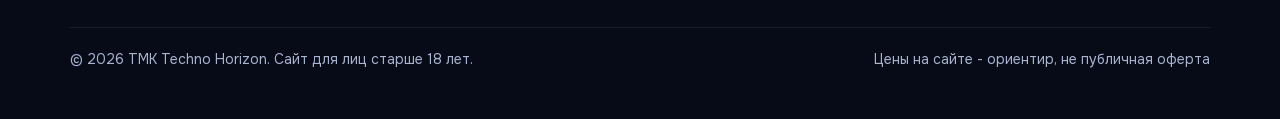
<file: vozvrat.html>
<!doctype html>
<html lang="ru">
<head>
<meta charset="utf-8">
<meta name="viewport" content="width=device-width, initial-scale=1, viewport-fit=cover">
<title>Политика возврата средств | TMK Techno Horizon</title>
<meta name="description" content="Когда и как TMK Techno Horizon возвращает оплату за аудит и ежемесячные пакеты.">
<meta name="robots" content="noindex, follow">
<link rel="canonical" href="https://ai.tmk-technohorizon.kz/vozvrat">
<meta name="theme-color" content="#040916">
<link rel="icon" href="/favicon.ico" sizes="48x48">
<link rel="icon" href="/assets/icon-512.png" type="image/png" sizes="512x512">
<link rel="apple-touch-icon" href="/assets/apple-touch-icon.png">
<link rel="stylesheet" href="/assets/fonts/fonts.css">
<link rel="stylesheet" href="/assets/styles.css">
<script src="/assets/analytics.js" defer></script>
</head>
<body>
<a class="skip-link" href="#main">Перейти к содержимому</a>
<header class="site-header is-solid">
  <div class="wrap">
    <a class="logo" href="/" aria-label="TMK Techno Horizon - на главную"><img src="/assets/logo-dark.png" alt="TMK Techno Horizon" width="139" height="24"></a>
    <div class="header-actions"><a class="btn header-cta" href="/#zayavka">Оставить заявку</a></div>
  </div>
</header>
<main id="main" class="wrap">
  <article class="legal">
    <h1 class="h2" style="max-width:none">Политика возврата средств</h1>
    <p class="small">Редакция от 9 ноября 2026 года</p>

    <p>Политика объясняет, когда и как мы возвращаем деньги. Если в подписанном договоре условия другие, действуют условия договора.</p>

    <h2>1. Бесплатный разбор</h2>
    <p>Разбор бесплатный, оплата за него не берётся, поэтому и возвращать нечего.</p>

    <h2>2. Аудит видимости (120 000 ₸ разово)</h2>
    <ul>
      <li>Если работа ещё не началась - возвращаем 100% оплаты.</li>
      <li>Если работа началась, но отчёт не сдан - возвращаем оплату за вычетом уже выполненной части по акту.</li>
      <li>После сдачи отчёта оплата не возвращается: услуга оказана полностью.</li>
    </ul>

    <h2>3. Ежемесячные пакеты</h2>
    <ul>
      <li>Пакеты оплачиваются помесячно, вперёд за следующий месяц.</li>
      <li>Если вы прекращаете работу раньше срока договора, мы возвращаем оплату за месяцы, к которым ещё не приступали. За текущий месяц возвращаем оплату за вычетом выполненных работ по акту.</li>
      <li>При оплате за год со скидкой 10% возврат за неиспользованные месяцы считаем так: уплаченная сумма минус уже прошедшие месяцы по обычной цене без скидки.</li>
      <li>Платные размещения на сторонних площадках (например, платный каталог), которые вы согласовали и которые уже оплачены площадке, возвращаются только по правилам этой площадки.</li>
    </ul>

    <h2>4. Как запросить возврат</h2>
    <p>Напишите на <a href="mailto:tmk.techno.horizon@gmail.com">tmk.techno.horizon@gmail.com</a> с темой «Возврат»: укажите название компании, номер договора и причину. Мы ответим в течение 10 рабочих дней. Деньги возвращаем тем же способом, которым была оплата, в течение 10 рабочих дней после подписания акта сверки.</p>

    <h2>5. Скрытые платежи</h2>
    <p>Скрытых платежей и комиссий нет. Всё, что оплачивается отдельно, называем заранее и только с вашего согласия.</p>

  </article>
</main>
<!--FOOTER:start-->
<footer class="footer">
  <div class="wrap">
    <div>
      <a class="logo" href="/" aria-label="TMK Techno Horizon - на главную"><img src="/assets/logo.png" alt="TMK Techno Horizon" width="127" height="22" loading="lazy"></a>
      <p>Делаем так, чтобы бизнес находили в поиске и на картах, а ИИ рекомендовал ваш товар или услугу.</p>
      <p class="footer-req">Частная компания «TMK TECHNOHORIZON LTD.» (TMK Techno Horizon), БИН 240140900168, юридический адрес: 010000, г. Астана, район Есиль, пр. Улы Дала, д. 41/3, кв. 3</p>
      <p class="footer-req">Офис и работа с клиентами: г. Алматы, по всему Казахстану</p>
    </div>
    <div>
      <p><a href="tel:+77479071622" data-loc="footer">+7 747 907 16 22</a></p>
      <p><a href="https://wa.me/77479071622" target="_blank" rel="noopener" data-loc="footer">WhatsApp</a></p>
      <p><a href="mailto:tmk.techno.horizon@gmail.com" data-loc="footer">tmk.techno.horizon@gmail.com</a></p>
      <p><a href="https://tmk-technohorizon.kz/" target="_blank" rel="noopener">tmk-technohorizon.kz</a>, <a href="https://www.instagram.com/tmk.tech/" target="_blank" rel="noopener">Instagram</a></p>
    </div>
    <nav aria-label="Документы">
      <p><a href="/privacy">Политика конфиденциальности</a></p>
      <p><a href="/terms">Условия использования</a></p>
      <p><a href="/vozvrat">Политика возврата средств</a></p>
      <p><a href="/cookies">Использование cookie</a></p>
      <p><a href="/udalenie-dannyh">Удалить мои данные или отписаться</a></p>
      <p><a href="/licenses">Лицензии и источники</a></p>
      <p><button type="button" class="link-btn" data-cookie-settings>Настройки cookie</button></p>
    </nav>
    <div class="footer-bottom">
      <span>© 2026 TMK Techno Horizon. Сайт для лиц старше 18 лет.</span>
      <span>Цены на сайте - ориентир, не публичная оферта</span>
    </div>
  </div>
</footer>
<!--FOOTER:end-->
</body>
</html>
</file>
<file: assets/fonts/fonts.css>
@font-face{font-family:'Onest';font-style:normal;font-weight:400 700;font-display:swap;src:url(/assets/fonts/onest-cyrillic.woff2) format('woff2');unicode-range:U+0301,U+0400-045F,U+0490-0491,U+04B0-04B1,U+2116}
@font-face{font-family:'Onest';font-style:normal;font-weight:400 700;font-display:swap;src:url(/assets/fonts/onest-latin.woff2) format('woff2');unicode-range:U+0000-00FF,U+0131,U+0152-0153,U+02BB-02BC,U+02C6,U+02DA,U+02DC,U+0304,U+0308,U+0329,U+2000-206F,U+20AC,U+2122,U+2191,U+2193,U+2212,U+2215,U+FEFF,U+FFFD}
@font-face{font-family:'Onest';font-style:normal;font-weight:400 700;font-display:swap;src:url(/assets/fonts/onest-tenge.woff2) format('woff2');unicode-range:U+20B8}
</file>
<file: assets/styles.css>
/* TMK Techno Horizon - лендинг «Видимость бизнеса».
   Идея: страница идёт из темноты к свету - как бизнес, который становится видимым.
   Шрифт Onest - /assets/fonts/fonts.css */

:root {
  --night: #070B17;
  --abyss: #0C1430;
  --deep: #121C3D;
  --brand: #2F6BFF;
  --brand-ink: #1F56E0;
  --sky: #8EB0FF;
  --haze: #E8EEFF;
  --cloud: #F5F7FC;
  --white: #FFFFFF;
  --ink: #0B1224;
  --text: #1A2338;
  --muted: #5B657A;
  --muted-on-dark: #A9B4D0;
  --line: #E6EAF2;
  --line-dark: rgba(255, 255, 255, .12);
  --accent: #FF7A3D;
  --danger: #E24B4B;
  --wa: #25D366;
  --wa-ink: #05331A;
  --error: #C0362C;

  --font: "Onest", -apple-system, BlinkMacSystemFont, "Segoe UI", Roboto, Arial, sans-serif;
  --wrap: 1140px;
  --gutter: 20px;
  --header-h: 64px;
  --r-s: 10px;
  --r-m: 16px;
  --r-l: 20px;
  --r-xl: 28px;
  --shadow: 0 1px 2px rgba(11, 18, 36, .04), 0 14px 36px -16px rgba(11, 18, 36, .14);
}
@media (min-width: 768px) { :root { --gutter: 32px; --header-h: 72px; } }

*, *::before, *::after { box-sizing: border-box; }
html { -webkit-text-size-adjust: 100%; scroll-behavior: smooth; scroll-padding-top: calc(var(--header-h) + 12px); }
@media (prefers-reduced-motion: reduce) { html { scroll-behavior: auto; } }
body {
  margin: 0; background: var(--white); color: var(--text);
  font-family: var(--font); font-size: 17px; line-height: 1.6;
  -webkit-font-smoothing: antialiased; text-rendering: optimizeLegibility; overflow-x: hidden;
}
img, svg { display: block; max-width: 100%; }
a { color: var(--brand-ink); text-underline-offset: 3px; }
a:hover { text-decoration-thickness: 2px; }
button, input, select, textarea { font: inherit; color: inherit; }
:focus-visible { outline: 3px solid var(--brand); outline-offset: 3px; border-radius: 6px; }
.on-dark :focus-visible, .site-header:not(.is-solid) :focus-visible, .footer :focus-visible { outline-color: var(--sky); }
p { margin: 0 0 12px; }
p:last-child { margin-bottom: 0; }
h1, h2, h3 { margin: 0; }

.wrap { width: 100%; max-width: calc(var(--wrap) + var(--gutter) * 2); margin: 0 auto; padding: 0 var(--gutter); }
.skip-link { position: absolute; left: 12px; top: -60px; z-index: 100; background: var(--white); color: var(--ink); padding: 10px 16px; border-radius: var(--r-s); font-weight: 600; text-decoration: none; }
.skip-link:focus { top: 12px; }

/* ---------- Типографика ---------- */
.h1 { font-size: clamp(28px, 6.2vw, 54px); line-height: 1.08; letter-spacing: -0.035em; font-weight: 600; text-wrap: balance; }
.h2 { font-size: clamp(24px, 5.4vw, 46px); line-height: 1.12; letter-spacing: -0.03em; font-weight: 600; text-wrap: balance; color: var(--ink); }
.on-dark .h2 { color: var(--white); }
.h3 { font-size: 19px; line-height: 1.3; letter-spacing: -0.01em; font-weight: 600; color: var(--ink); }
.on-dark .h3 { color: var(--white); }
.lead { font-size: clamp(17px, 1.5vw, 19px); line-height: 1.55; color: var(--muted); max-width: 58ch; margin: 16px 0 0; }
.on-dark .lead { color: var(--muted-on-dark); }
.small { font-size: 14px; line-height: 1.5; color: var(--muted); }
.on-dark .small { color: var(--muted-on-dark); }
.center { text-align: center; }
.center .lead { margin-left: auto; margin-right: auto; }
.br-wide { display: none; }
@media (min-width: 900px) { .br-wide { display: inline; } }

/* ---------- Кнопки ---------- */
.btn {
  display: inline-flex; align-items: center; justify-content: center; gap: 10px;
  min-height: 52px; padding: 13px 26px; border-radius: 14px; border: 1px solid transparent;
  font-weight: 600; font-size: 16px; line-height: 1.2; text-decoration: none; text-align: center; cursor: pointer;
  transition: background-color .15s ease, border-color .15s ease, color .15s ease, transform .15s ease, box-shadow .15s ease;
}
.btn:active { transform: translateY(1px); }
.btn svg { width: 19px; height: 19px; flex: none; }
.btn-main { background: var(--brand); color: var(--white); box-shadow: 0 10px 24px -12px rgba(47, 107, 255, .7); }
.btn-main:hover { background: var(--brand-ink); box-shadow: 0 14px 28px -12px rgba(47, 107, 255, .85); }
.btn-light { background: var(--white); color: var(--ink); }
.btn-light:hover { background: var(--haze); }
.btn-glass { background: rgba(255, 255, 255, .1); color: var(--white); border-color: rgba(255, 255, 255, .24); -webkit-backdrop-filter: blur(8px); backdrop-filter: blur(8px); }
.btn-glass:hover { background: rgba(255, 255, 255, .18); }
.btn-ghost { background: transparent; color: var(--ink); border-color: #C9D2E4; }
.btn-ghost:hover { border-color: var(--ink); }
.btn-dark { background: var(--ink); color: var(--white); }
.btn-dark:hover { background: var(--abyss); }
.btn-wa { background: var(--wa); color: var(--wa-ink); }
.btn-wa:hover { background: #1FBE5A; }
.btn-wide { width: 100%; }

/* ---------- Шапка ---------- */
.site-header { position: fixed; top: 0; left: 0; right: 0; z-index: 50; color: var(--white); transition: background-color .25s ease, box-shadow .25s ease, color .25s ease; }
.site-header .wrap { display: flex; align-items: center; gap: 12px; height: var(--header-h); }
@media (min-width: 768px) { .site-header .wrap { gap: 24px; } }
.site-header.is-scrolled { background: rgba(4, 9, 22, .72); -webkit-backdrop-filter: saturate(160%) blur(12px); backdrop-filter: saturate(160%) blur(12px); }
.site-header.is-solid { background: rgba(255, 255, 255, .94); -webkit-backdrop-filter: saturate(160%) blur(12px); backdrop-filter: saturate(160%) blur(12px); color: var(--ink); box-shadow: 0 1px 0 var(--line); }
.logo { display: inline-flex; align-items: center; flex: none; }
.logo img { height: 22px; width: auto; }
@media (min-width: 768px) { .logo img { height: 24px; } }
.site-header .logo-dark { display: none; }
.site-header.is-solid .logo-light { display: none; }
.site-header.is-solid .logo-dark { display: block; }
.nav { display: none; gap: 30px; margin: 0 auto; }
.nav a { color: inherit; opacity: .8; text-decoration: none; font-size: 15px; font-weight: 500; }
.nav a:hover { opacity: 1; }
@media (min-width: 1040px) { .nav { display: flex; } }
.header-actions { display: flex; align-items: center; gap: 10px; margin-left: auto; }
@media (min-width: 1040px) { .nav + .header-actions { margin-left: 0; } }
.header-phone { display: none; color: inherit; text-decoration: none; font-weight: 600; font-size: 15px; white-space: nowrap; }
@media (min-width: 1180px) { .header-phone { display: inline; margin-right: 4px; } }
.icon-btn { width: 44px; height: 44px; border-radius: 50%; display: inline-flex; align-items: center; justify-content: center; background: var(--wa); color: var(--wa-ink); flex: none; }
.icon-btn svg { width: 21px; height: 21px; }
.header-cta { min-height: 44px; padding: 10px 18px; font-size: 15px; border-radius: 12px; background: var(--brand); color: var(--white); box-shadow: none; }
.header-cta:hover { background: var(--brand-ink); }
.site-header.is-solid .header-cta { background: var(--brand); color: var(--white); }
.site-header.is-solid .header-cta:hover { background: var(--brand-ink); }
.header-cta .long { display: none; }
@media (min-width: 560px) { .header-cta .long { display: inline; } .header-cta .short { display: none; } }

/* ---------- Первый экран: SaaS-style ---------- */
.hero {
  position: relative; overflow: hidden; color: var(--white);
  padding: calc(var(--header-h) + 36px) 0 56px;
  background:
    radial-gradient(48% 55% at 85% 35%, rgba(47, 107, 255, .22), transparent 70%),
    radial-gradient(40% 45% at 10% 80%, rgba(255, 122, 61, .08), transparent 65%),
    linear-gradient(180deg, #060A14 0%, #0A1022 55%, #0D1530 100%);
}
@media (min-width: 900px) { .hero { padding: calc(var(--header-h) + 72px) 0 88px; } }
.hero-layout { display: grid; gap: 36px; align-items: center; }
@media (min-width: 980px) { .hero-layout { grid-template-columns: 1.08fr .92fr; gap: 48px; } }
.hero-copy { text-align: left; display: flex; flex-direction: column; align-items: flex-start; width: 100%; }
.hero-chip {
  display: inline-flex; align-items: center; justify-content: center; flex-wrap: wrap; gap: 8px 10px; margin: 0 0 18px;
  max-width: 100%; padding: 6px 12px 6px 6px; border-radius: 999px; font-size: 13px; font-weight: 500;
  background: rgba(255, 255, 255, .06); border: 1px solid rgba(255, 255, 255, .12); color: #D5DEF5;
}
@media (min-width: 560px) { .hero-chip { font-size: 14px; } }
.hero-chip b { background: var(--white); color: var(--ink); border-radius: 999px; padding: 3px 10px; font-size: 13px; font-weight: 600; flex: none; }
.hero .h1 { max-width: 18ch; width: 100%; }
@media (min-width: 980px) { .hero .h1 { max-width: 12.5em; } }
.hero .h1 .accent { color: var(--accent); }
.hero .lead { color: #B8C3DF; max-width: 48ch; margin-top: 16px; font-size: 16px; }
@media (min-width: 560px) { .hero .lead { margin-top: 18px; font-size: 18px; } }
.hero-checks { list-style: none; margin: 22px 0 0; padding: 0; display: grid; gap: 12px; width: 100%; max-width: 48ch; }
.hero-checks li { display: grid; grid-template-columns: 22px 1fr; gap: 12px; align-items: start; color: #D7E0F5; font-size: 15.5px; line-height: 1.4; }
.hero-checks svg { width: 22px; height: 22px; color: var(--brand); margin-top: 1px; }
.hero-actions { display: flex; flex-wrap: wrap; gap: 10px; margin-top: 28px; width: 100%; }
.hero-note { margin: 16px 0 0; font-size: 13.5px; color: rgba(255,255,255,.58); max-width: 46ch; text-align: left; line-height: 1.45; }
.eyebrow { margin: 0 0 10px; font-size: 13px; font-weight: 700; letter-spacing: .04em; text-transform: uppercase; color: var(--brand-ink); }
.eyebrow-on-dark { color: var(--sky); }

/* Phone mock */
.phone-wrap { justify-self: center; width: min(100%, 340px); }
@media (min-width: 980px) { .phone-wrap { justify-self: end; } }
.phone {
  background: linear-gradient(160deg, #1A2338, #0B1224);
  border: 1px solid rgba(255,255,255,.12);
  border-radius: 36px; padding: 12px; box-shadow: 0 30px 80px -24px rgba(0,0,0,.65), 0 0 0 1px rgba(255,255,255,.04) inset;
}
.phone-notch { width: 96px; height: 8px; border-radius: 999px; background: #2A3348; margin: 4px auto 12px; }
.phone-screen { background: #F7F8FC; color: var(--text); border-radius: 26px; padding: 16px 14px 18px; min-height: 390px; }
.phone-app { margin: 0 0 14px; font-size: 12px; font-weight: 600; color: #6B7489; text-align: center; }
.chat-user {
  margin-left: auto; max-width: 88%; width: fit-content; background: var(--brand); color: var(--white);
  border-radius: 16px 16px 4px 16px; padding: 10px 12px; font-size: 14px; font-weight: 500; margin-bottom: 12px;
}
.chat-ai { background: var(--white); border: 1px solid var(--line); border-radius: 16px 16px 16px 4px; padding: 12px 14px; font-size: 13.5px; line-height: 1.45; color: var(--text); box-shadow: var(--shadow); }
.chat-ai p { margin: 0 0 8px; }
.chat-ai ol { margin: 0 0 10px; padding-left: 18px; color: var(--muted); }
.chat-ai li { margin-bottom: 4px; }
.chat-ai b { color: var(--ink); }
.chat-miss { margin: 0 !important; padding: 8px 10px; border-radius: 10px; background: #FFF1EA; color: #B84A1C; font-weight: 600; font-size: 13px; }
.phone-caption { text-align: center; font-size: 12.5px; color: rgba(255,255,255,.5); margin: 12px 0 0; }

/* Макет «Отчёт о видимости» */
.stage { position: relative; margin: 56px auto 0; max-width: 1000px; }
@media (min-width: 900px) { .stage { margin-top: 72px; } }
.app {
  position: relative; display: grid; grid-template-columns: 1fr; text-align: left;
  background: var(--white); color: var(--text); border-radius: 22px 22px 0 0;
  box-shadow: 0 -24px 70px -24px rgba(4, 9, 22, .55), 0 0 0 8px rgba(255, 255, 255, .14);
  overflow: hidden;
}
@media (min-width: 760px) { .app { grid-template-columns: 196px 1fr; } }
.app-side { display: none; border-right: 1px solid var(--line); padding: 20px 14px; background: #FAFBFE; }
@media (min-width: 760px) { .app-side { display: block; } }
.app-org { display: flex; align-items: center; gap: 8px; font-weight: 600; font-size: 14px; color: var(--ink); margin: 0 0 18px 6px; }
.app-org i { width: 18px; height: 18px; border-radius: 6px; background: linear-gradient(135deg, var(--brand), var(--sky)); }
.app-nav { list-style: none; margin: 0; padding: 0; display: grid; gap: 2px; font-size: 13.5px; color: var(--muted); }
.app-nav li { padding: 7px 10px; border-radius: 8px; display: flex; align-items: center; gap: 9px; }
.app-nav li::before { content: ""; width: 12px; height: 12px; border-radius: 4px; border: 1.5px solid #B9C3D6; }
.app-nav li.on { background: var(--cloud); color: var(--ink); font-weight: 600; }
.app-nav li.on::before { border-color: var(--brand); background: var(--brand); }
.app-main { padding: 22px 20px 34px; }
@media (min-width: 760px) { .app-main { padding: 26px 30px 48px; } }
.app-top { display: flex; justify-content: space-between; align-items: center; gap: 12px; font-size: 14px; font-weight: 600; color: var(--ink); margin-bottom: 18px; }
.app-tag { font-size: 12.5px; font-weight: 600; color: var(--brand-ink); background: var(--cloud); border: 1px solid var(--haze); border-radius: 999px; padding: 4px 10px; white-space: nowrap; }
.app-label { font-size: 13px; color: var(--muted); margin: 0 0 4px; }
.app-figure { display: flex; align-items: baseline; gap: 12px; flex-wrap: wrap; margin: 0 0 18px; }
.app-figure b { font-size: clamp(38px, 5vw, 50px); line-height: 1; letter-spacing: -0.04em; font-weight: 600; color: var(--ink); }
.app-figure span { font-size: 13.5px; color: var(--brand-ink); font-weight: 600; }
.app-bar { display: flex; gap: 4px; height: 8px; margin-bottom: 16px; }
.app-bar i { border-radius: 4px; height: 100%; }
.app-cards { display: grid; grid-template-columns: repeat(2, 1fr); gap: 10px; }
@media (min-width: 760px) { .app-cards { grid-template-columns: repeat(4, 1fr); } }
.app-card { border: 1px solid var(--line); border-radius: 12px; padding: 12px 14px; }
.app-card p { margin: 0; }
.app-card .k { display: flex; justify-content: space-between; align-items: center; font-size: 12.5px; color: var(--muted); gap: 6px; }
.app-card .k span { display: inline-flex; align-items: center; gap: 6px; }
.app-card .k span::before { content: ""; width: 8px; height: 8px; border-radius: 50%; background: var(--dot); }
.app-card .v { font-size: 20px; font-weight: 600; letter-spacing: -0.02em; color: var(--ink); margin-top: 6px; }
.s1 { --dot: #1A5FF5; } .s2 { --dot: #4C84F8; } .s3 { --dot: #8DB0FB; } .s4 { --dot: #C3D4FB; }
.app-bar .s1, .app-bar .s2, .app-bar .s3, .app-bar .s4 { background: var(--dot); }
.stage-caption { text-align: center; font-size: 13.5px; color: var(--muted); margin: 14px auto 0; }

/* Один момент движения: появление первого экрана */
@media (prefers-reduced-motion: no-preference) {
  .rise { opacity: 0; transform: translateY(14px); animation: rise .7s cubic-bezier(.2, .7, .2, 1) forwards; }
  .stage.rise { transform: translateY(48px); animation-duration: 1s; animation-delay: .3s; }
  @keyframes rise { to { opacity: 1; transform: none; } }
}

/* ---------- Секции ---------- */
.section { padding: 56px 0; }
@media (min-width: 600px) { .section { padding: 72px 0; } }
@media (min-width: 900px) { .section { padding: 112px 0; } }
.section-tint { background: var(--cloud); }
.section-first { padding-top: 48px; }
@media (min-width: 900px) { .section-first { padding-top: 72px; } }
.section-head { margin: 0 auto 44px; max-width: 780px; }
@media (min-width: 900px) { .section-head { margin-bottom: 56px; } }
.card { background: var(--white); border: 1px solid var(--line); border-radius: var(--r-l); box-shadow: var(--shadow); }

/* Как клиент находит компанию */
.journey { padding: 20px; }
@media (min-width: 900px) { .journey { padding: 32px; } }
.query { display: flex; align-items: center; gap: 10px; padding: 12px 14px; border-radius: 18px; background: var(--cloud); border: 1px solid var(--line); font-weight: 500; color: var(--ink); max-width: 560px; margin: 0 auto 26px; font-size: 15px; line-height: 1.35; text-align: left; }
@media (min-width: 560px) { .query { gap: 12px; padding: 13px 18px; border-radius: 999px; font-size: inherit; } }
.query svg { width: 20px; height: 20px; color: var(--muted); flex: none; }
.path { list-style: none; margin: 0; padding: 0; display: grid; gap: 12px; counter-reset: step; }
@media (min-width: 900px) { .path { grid-template-columns: repeat(4, 1fr); gap: 16px; } }
.path li { padding: 20px; border-radius: var(--r-m); background: var(--white); border: 1px solid var(--line); }
.path li::before { counter-increment: step; content: counter(step); display: inline-flex; align-items: center; justify-content: center; width: 30px; height: 30px; border-radius: 50%; background: var(--cloud); color: var(--brand-ink); font-weight: 600; font-size: 14px; margin-bottom: 14px; }
.path li.is-key { background: linear-gradient(180deg, #F2F6FF, var(--white)); border-color: var(--haze); }
.path li.is-key::before { background: var(--brand); color: var(--white); }
.path .h3 { font-size: 17px; margin-bottom: 6px; }
.path p { color: var(--muted); font-size: 15.5px; }
.path .where { display: flex; flex-wrap: wrap; gap: 6px; margin-top: 12px; }
.path .where span { background: var(--white); border: 1px solid var(--haze); border-radius: 999px; padding: 2px 10px; font-size: 13px; color: var(--text); }
.path-warning { margin-top: 16px; padding: 18px 22px; border-radius: var(--r-m); background: var(--ink); color: #D9E1F2; display: grid; gap: 6px; font-size: 16px; line-height: 1.5; }
@media (min-width: 900px) { .path-warning { grid-template-columns: auto 1fr; gap: 18px; align-items: center; padding: 20px 26px; } }
.path-warning strong { color: var(--white); font-weight: 600; }

/* Где клиент вас встречает */
.found { display: grid; gap: 12px; margin-top: 16px; }
@media (min-width: 900px) { .found { grid-template-columns: repeat(3, 1fr); gap: 16px; } }
.f-card { padding: 18px; border-radius: var(--r-m); border: 1px solid var(--line); background: var(--white); font-size: 14px; line-height: 1.5; color: var(--muted); }
.f-src { font-size: 12.5px; font-weight: 600; color: var(--brand-ink); margin: 0 0 10px; }
.f-url { color: #1D7A45; font-size: 12.5px; margin: 0 0 2px; }
.f-title { color: var(--ink); font-weight: 600; font-size: 15px; margin: 0 0 4px; }
.f-you { background: var(--haze); color: var(--ink); padding: 0 6px; border-radius: 5px; -webkit-box-decoration-break: clone; box-decoration-break: clone; }
.f-other { color: #5E6880; margin-top: 10px; padding-top: 10px; border-top: 1px dashed var(--line); }
.f-map { display: grid; grid-template-columns: 48px 1fr; gap: 12px; }
.f-pin { height: 48px; border-radius: 10px; background: radial-gradient(circle at 50% 45%, var(--brand) 0 6px, transparent 7px), repeating-linear-gradient(135deg, #EEF3FD 0 7px, #E3EBFB 7px 14px); }
.f-chips { display: flex; flex-wrap: wrap; gap: 6px; margin-top: 8px; }
.f-chip { border: 1px solid var(--line); border-radius: 999px; padding: 1px 9px; font-size: 12.5px; color: var(--text); }
.f-ask { background: var(--ink); color: var(--white); border-radius: 12px 12px 4px 12px; padding: 7px 12px; margin: 0 0 8px auto; width: fit-content; max-width: 92%; }
.found-note { text-align: center; font-size: 13.5px; color: var(--muted); margin-top: 14px; }

/* Почему могут не находить */
.problems { display: grid; gap: 14px; margin-top: 8px; }
@media (min-width: 760px) { .problems { grid-template-columns: 1fr 1fr; gap: 16px; } }
@media (min-width: 1040px) { .problems { grid-template-columns: repeat(4, 1fr); } }
.problem { padding: 24px; margin: 0; display: flex; flex-direction: column; gap: 10px; background: #FAFBFE; }
.problem-x {
  width: 32px; height: 32px; border-radius: 50%; background: #FFE8E8; color: var(--danger);
  font-weight: 700; font-size: 20px; line-height: 1; display: grid; place-items: center;
}
.problem .h3 { font-size: 17px; margin: 0; }
.problem p { color: var(--muted); font-size: 15px; margin: 0; }
.problems-cta { margin-top: 22px; display: flex; flex-wrap: wrap; gap: 14px 20px; align-items: center; justify-content: center; text-align: center; }
.problems-cta p { margin: 0; color: var(--text); font-size: 16px; font-weight: 600; }

.offer-note { margin: 12px 0 0; font-size: 13.5px; color: rgba(255,255,255,.7); text-align: center; }

/* Выгоды */
.benefit-grid { display: grid; gap: 16px; }
@media (min-width: 900px) { .benefit-grid { grid-template-columns: repeat(3, 1fr); gap: 20px; } }
.benefit { padding: 24px; display: grid; grid-template-columns: 44px 1fr; gap: 16px; align-items: start; }
.ico { width: 44px; height: 44px; border-radius: 12px; background: var(--cloud); color: var(--brand); display: flex; align-items: center; justify-content: center; }
.ico svg { width: 22px; height: 22px; }
.benefit p { color: var(--muted); font-size: 15.5px; margin-top: 4px; }
.benefit-disclaimer { margin: 22px auto 0; max-width: 68ch; text-align: center; font-size: 14.5px; color: var(--muted); }

/* Что делаем */
.work { display: grid; gap: 16px; }
@media (min-width: 760px) { .work { grid-template-columns: repeat(2, 1fr); } }
@media (min-width: 1040px) { .work { grid-template-columns: repeat(3, 1fr); gap: 20px; } }
.work-item { padding: 26px; display: flex; flex-direction: column; }
.work-item .tag { font-size: 13.5px; color: var(--muted); margin: 4px 0 12px; }
.work-item .body { color: var(--muted); font-size: 15.5px; margin-bottom: 18px; }
.work-item .result { margin-top: auto; padding-top: 16px; border-top: 1px solid var(--line); color: var(--ink); font-weight: 600; font-size: 15px; display: flex; gap: 10px; align-items: baseline; }
.work-item .result::before { content: ""; width: 8px; height: 8px; border-radius: 50%; background: var(--brand); flex: none; transform: translateY(-1px); }
.why-ai { padding: 26px; background: linear-gradient(160deg, var(--abyss), var(--brand)); color: var(--white); border-color: transparent; display: flex; flex-direction: column; gap: 12px; }
.why-ai .h3 { color: var(--white); }
.why-ai p { color: #D6E0FA; font-size: 15.5px; }

/* Бесплатный разбор */
.offer-split { display: grid; gap: 32px; align-items: center; }
@media (min-width: 980px) { .offer-split { grid-template-columns: 1.05fr .95fr; gap: 56px; } }
.offer-steps { list-style: none; margin: 24px 0 28px; padding: 0; display: grid; gap: 14px; counter-reset: step; }
.offer-steps li {
  counter-increment: step; position: relative; padding: 14px 16px 14px 54px;
  background: var(--white); border: 1px solid var(--line); border-radius: 14px; color: var(--muted); font-size: 15.5px;
}
.offer-steps li::before {
  content: counter(step); position: absolute; left: 14px; top: 50%; transform: translateY(-50%);
  width: 28px; height: 28px; border-radius: 50%; background: var(--haze); color: var(--brand-ink);
  display: grid; place-items: center; font-weight: 700; font-size: 13px;
}
.offer-steps b { color: var(--ink); }
.offer-keep { margin: 14px 0 0; font-size: 14px; color: var(--muted); }
.report-mock {
  background: var(--white); border: 1px solid var(--line); border-radius: 22px; padding: 22px;
  box-shadow: 0 24px 60px -28px rgba(11, 18, 36, .28);
}
.report-top { display: flex; justify-content: space-between; align-items: center; gap: 12px; font-weight: 600; color: var(--ink); margin-bottom: 8px; }
.report-tag { font-size: 12px; font-weight: 600; color: var(--brand-ink); background: var(--haze); border-radius: 999px; padding: 4px 10px; }
.report-co { margin: 0 0 18px; color: var(--muted); font-size: 14px; }
.report-bars { display: grid; gap: 14px; }
.report-bars > div { display: grid; grid-template-columns: 88px 1fr auto; gap: 10px; align-items: center; font-size: 13.5px; }
.report-bars span { color: var(--muted); }
.report-bars i {
  display: block; height: 8px; border-radius: 999px; width: 100%;
  background: #EEF1F7; position: relative; overflow: hidden;
}
.report-bars i::after {
  content: ""; position: absolute; inset: 0 auto 0 0; width: var(--w);
  background: linear-gradient(90deg, var(--brand), #7DA5FF); border-radius: inherit;
}
.report-bars i.warn::after { background: linear-gradient(90deg, var(--accent), #FFB088); }
.report-bars b { color: var(--ink); font-size: 12.5px; font-weight: 600; white-space: nowrap; }
.report-note { margin: 16px 0 0; font-size: 13px; color: var(--muted); }

/* 90 дней */
.timeline { list-style: none; margin: 0; padding: 0; display: grid; gap: 16px; }
@media (min-width: 900px) { .timeline { grid-template-columns: repeat(3, 1fr); gap: 20px; } }
.timeline li { padding: 26px; }
.timeline .month { font-size: 14px; font-weight: 600; color: var(--brand-ink); margin: 0 0 12px; }
.timeline .progress { display: flex; gap: 4px; margin-bottom: 20px; }
.timeline .progress i { flex: 1; height: 6px; border-radius: 3px; background: var(--haze); }
.timeline .progress i.on { background: var(--brand); }
.timeline .h3 { margin-bottom: 8px; }
.timeline p { color: var(--muted); font-size: 15.5px; }
.timing-note { margin: 28px auto 0; max-width: 72ch; text-align: center; font-size: 15.5px; color: var(--muted); }
.timing-note b { color: var(--ink); font-weight: 600; }

/* Цены */
.niche-switch { margin: 0 auto 28px; border: 0; padding: 0; max-width: 1000px; min-width: 0; }
.niche-switch legend { width: 100%; text-align: center; font-weight: 600; color: var(--ink); margin-bottom: 12px; padding: 0; }
.niche-options { display: grid; gap: 6px; padding: 6px; border-radius: 22px; background: var(--cloud); border: 1px solid var(--line); }
@media (min-width: 900px) { .niche-options { grid-template-columns: repeat(3, 1fr); border-radius: 999px; } }
.niche-options label { position: relative; display: block; cursor: pointer; padding: 10px 16px 10px 46px; border-radius: 16px; font-size: 14.5px; line-height: 1.35; transition: background-color .15s ease, box-shadow .15s ease; }
@media (min-width: 900px) { .niche-options label { border-radius: 999px; } }
.niche-options label b { display: block; font-size: 15px; font-weight: 600; color: var(--ink); }
.niche-options label span { color: var(--muted); font-size: 13.5px; }
.niche-options input { position: absolute; left: 16px; top: 50%; margin: -9px 0 0; width: 18px; height: 18px; accent-color: var(--brand); }
.niche-options label:has(input:checked) { background: var(--white); box-shadow: var(--shadow); }
.plans { display: grid; gap: 16px; }
@media (min-width: 960px) { .plans { grid-template-columns: repeat(3, 1fr); gap: 20px; align-items: stretch; } }
.plan { display: flex; flex-direction: column; padding: 28px; }
.plan-top { display: flex; justify-content: space-between; align-items: center; gap: 10px; }
.plan .h3 { font-size: 22px; }
.plan-badge { background: var(--white); color: var(--ink); border-radius: 999px; font-size: 13px; font-weight: 600; padding: 4px 12px; white-space: nowrap; }
.plan-for { color: var(--muted); font-size: 15px; margin: 6px 0 20px; min-height: 2.9em; }
.plan-price { font-size: clamp(32px, 8vw, 42px); line-height: 1; letter-spacing: -0.04em; font-weight: 600; color: var(--ink); margin: 0; white-space: nowrap; }
.plan-period { color: var(--muted); font-size: 14.5px; margin: 8px 0 22px; }
.plan ul { list-style: none; margin: 0 0 26px; padding: 20px 0 0; border-top: 1px solid var(--line); display: grid; gap: 10px; font-size: 15px; line-height: 1.45; }
.plan li { padding-left: 26px; position: relative; }
.plan li::before { content: ""; position: absolute; left: 2px; top: .35em; width: 12px; height: 7px; border-left: 2px solid var(--brand); border-bottom: 2px solid var(--brand); transform: rotate(-45deg); }
.plan .btn { margin-top: auto; }
.plan-featured { background: linear-gradient(165deg, #0A1022, #121C3D 70%, #1A3FA8); color: var(--white); border-color: transparent; }
.plan-featured .h3, .plan-featured .plan-price { color: var(--white); }
.plan-featured .plan-for, .plan-featured .plan-period { color: var(--muted-on-dark); }
.plan-featured ul { border-top-color: var(--line-dark); color: #DCE4F6; }
.plan-featured li::before { border-color: var(--sky); }
.price-flash { animation: flash .45s ease; }
@keyframes flash { from { opacity: .25; } to { opacity: 1; } }
@media (prefers-reduced-motion: reduce) { .price-flash { animation: none; } }
.extras { display: grid; gap: 16px; margin-top: 20px; }
@media (min-width: 900px) { .extras { grid-template-columns: repeat(3, 1fr); gap: 20px; } }
.extras-compact { max-width: 820px; margin-left: auto; margin-right: auto; }
@media (min-width: 760px) { .extras-compact { grid-template-columns: 1fr 1fr; } }
.channels-row { display: grid; gap: 10px; margin: 28px auto 0; max-width: 960px; }
@media (min-width: 760px) { .channels-row { grid-template-columns: repeat(4, 1fr); gap: 12px; } }
.channel-pill { background: var(--white); border: 1px solid var(--line); border-radius: 16px; padding: 14px 16px; box-shadow: var(--shadow); }
.channel-pill b { display: block; color: var(--ink); font-size: 15px; }
.channel-pill span { color: var(--muted); font-size: 13.5px; }
.trust-compact { margin-top: 36px; text-align: center; }
.trust-compact p { max-width: 70ch; margin: 0 auto 10px; color: var(--muted); }
.final-cta { background: linear-gradient(165deg, var(--night), var(--deep) 60%, #1B4FC4); padding-bottom: calc(56px + env(safe-area-inset-bottom)); }
.final-cta-inner { display: grid; gap: 24px; }
@media (min-width: 900px) { .final-cta-inner { grid-template-columns: 1.2fr 1fr; align-items: center; gap: 40px; } }
.final-cta-actions { display: grid; gap: 12px; justify-items: start; }
.final-cta .contact-line { color: #DCE4F6; }
.extra { padding: 22px 24px; border-radius: var(--r-l); background: var(--cloud); border: 1px solid var(--line); }
.extra .h3 { font-size: 17px; }
.extra .extra-price { font-weight: 600; margin: 6px 0 8px; font-size: 18px; color: var(--ink); }
.extra p { color: var(--muted); font-size: 15px; }
.terms { margin: 28px auto 0; max-width: 1000px; display: grid; gap: 8px; font-size: 15px; color: var(--muted); }
@media (min-width: 900px) { .terms { grid-template-columns: repeat(2, 1fr); gap: 8px 40px; } }
.terms p { margin: 0; padding-left: 18px; position: relative; }
.terms p::before { content: ""; position: absolute; left: 0; top: .72em; width: 8px; height: 2px; background: var(--sky); }

/* Как мы работаем */
.honest { display: grid; gap: 16px; }
@media (min-width: 900px) { .honest { grid-template-columns: repeat(2, 1fr); gap: 20px; } }
.honest-item { padding: 26px; display: grid; grid-template-columns: 44px 1fr; gap: 16px; }
.honest-item p { color: var(--muted); font-size: 15.5px; margin-top: 4px; }
.trust { margin-top: 44px; text-align: center; }
.trust p { color: var(--muted); max-width: 60ch; margin: 0 auto 18px; }
.trust p b { color: var(--ink); font-weight: 600; }
.trust-names { display: flex; flex-wrap: wrap; justify-content: center; gap: 10px; }
.trust-names span { border: 1px solid var(--line); border-radius: 999px; padding: 9px 18px; font-weight: 600; font-size: 15px; color: var(--ink); background: var(--white); }
.trust-link { display: inline-block; margin-top: 16px; font-weight: 500; }

/* FAQ */
.faq-list { max-width: 820px; margin: 0 auto; display: grid; gap: 10px; }
.faq-list details { background: var(--white); border: 1px solid var(--line); border-radius: var(--r-m); padding: 0 22px; transition: box-shadow .15s ease; }
.faq-list details[open] { box-shadow: var(--shadow); }
.faq-list summary { list-style: none; cursor: pointer; padding: 18px 36px 18px 0; position: relative; font-weight: 600; font-size: 17px; line-height: 1.4; color: var(--ink); }
.faq-list summary::-webkit-details-marker { display: none; }
.faq-list summary::after { content: ""; position: absolute; right: 4px; top: 50%; width: 10px; height: 10px; margin-top: -7px; border-right: 2px solid var(--brand); border-bottom: 2px solid var(--brand); transform: rotate(45deg); transition: transform .2s ease; }
.faq-list details[open] summary::after { transform: rotate(-135deg); margin-top: -2px; }
.faq-list .answer { padding: 0 0 20px; color: var(--muted); }
.faq-more { text-align: center; margin-top: 24px; color: var(--muted); }

/* Форма: страница снова уходит в глубину */
.lead-section {
  color: var(--white);
  background:
    radial-gradient(50% 60% at 80% 20%, rgba(47, 107, 255, .2), transparent 70%),
    linear-gradient(180deg, #0A1022 0%, #070B17 100%);
  padding-top: 72px; padding-bottom: calc(56px + env(safe-area-inset-bottom));
}
@media (min-width: 900px) { .lead-section { padding-top: 104px; padding-bottom: 112px; } }
.lead-section .lead, .lead-section .lead-contacts .small { color: #CFD9F2; }
.lead-grid { display: grid; gap: 40px; }
@media (min-width: 980px) { .lead-grid { grid-template-columns: .9fr 1.1fr; gap: 64px; align-items: start; } }
.lead-contacts { margin-top: 28px; display: grid; gap: 14px; justify-items: start; }
.contact-line { display: flex; gap: 12px; align-items: center; color: var(--white); text-decoration: none; font-weight: 600; font-size: 18px; }
.contact-line svg { width: 21px; height: 21px; color: var(--sky); }
.contact-line:hover { text-decoration: underline; }
.form-card { background: var(--white); color: var(--text); border-radius: var(--r-l); padding: 26px 20px; box-shadow: 0 30px 80px -30px rgba(4, 9, 22, .6); }
@media (min-width: 760px) { .form-card { padding: 36px; } }
.form-card .h3 { font-size: 22px; margin-bottom: 4px; color: var(--ink); }
.on-dark .form-card .small { color: var(--muted); }
.form-grid { display: grid; gap: 16px; margin-top: 22px; }
@media (min-width: 640px) { .form-grid { grid-template-columns: 1fr 1fr; } .form-grid .full { grid-column: 1 / -1; } }
.field label, .field .label { display: block; font-weight: 600; font-size: 14.5px; margin-bottom: 6px; color: var(--ink); }
.field .opt { font-weight: 400; color: var(--muted); }
.field input[type="text"], .field input[type="tel"], .field select {
  width: 100%; min-height: 50px; padding: 12px 14px; border: 1px solid #C9D2E4; border-radius: 12px; background: var(--white);
  font-size: 16px; color: var(--ink); transition: border-color .15s ease, box-shadow .15s ease; -webkit-appearance: none; appearance: none;
}
.field select { background-image: linear-gradient(45deg, transparent 50%, var(--muted) 50%), linear-gradient(135deg, var(--muted) 50%, transparent 50%); background-position: calc(100% - 22px) 52%, calc(100% - 16px) 52%; background-size: 6px 6px; background-repeat: no-repeat; padding-right: 40px; }
.field input:focus, .field select:focus { outline: none; border-color: var(--brand); box-shadow: 0 0 0 4px rgba(26, 95, 245, .16); }

/* Кастомный select */
.custom-select { position: relative; }
.custom-select-trigger {
  position: relative; width: 100%; min-height: 50px; padding: 12px 44px 12px 14px; border: 1px solid #C9D2E4; border-radius: 12px;
  background: var(--white); font: inherit; font-size: 16px; color: var(--ink); text-align: left; cursor: pointer;
  transition: border-color .15s ease, box-shadow .15s ease;
}
.custom-select-trigger:hover { border-color: #A8B4CC; }
.custom-select.is-open .custom-select-trigger,
.custom-select-trigger:focus { outline: none; border-color: var(--brand); box-shadow: 0 0 0 4px rgba(47, 107, 255, .16); }
.custom-select-value.is-placeholder { color: #6B7489; }
.custom-select-caret {
  position: absolute; right: 16px; top: 50%; width: 10px; height: 10px; margin-top: -7px;
  border-right: 2px solid var(--muted); border-bottom: 2px solid var(--muted); transform: rotate(45deg);
  pointer-events: none; transition: transform .15s ease;
}
.custom-select.is-open .custom-select-caret { transform: rotate(-135deg); margin-top: -2px; }
.custom-select-list {
  position: absolute; left: 0; right: 0; top: calc(100% + 6px); z-index: 30; margin: 0; padding: 6px;
  list-style: none; max-height: 260px; overflow: auto; background: var(--white);
  border: 1px solid var(--line); border-radius: 14px; box-shadow: 0 18px 48px -20px rgba(11, 18, 36, .35);
}
.custom-select-list[hidden] { display: none; }
.custom-select-list li {
  padding: 11px 12px; border-radius: 10px; cursor: pointer; color: var(--text); font-size: 15.5px; line-height: 1.35;
}
.custom-select-list li:hover,
.custom-select-list li.is-active { background: var(--haze); color: var(--ink); }
.custom-select-list li[aria-selected="true"] { background: #EAF0FF; color: var(--brand-ink); font-weight: 600; }
.field input::placeholder { color: #6B7489; }
.field .error-text { display: none; color: var(--error); font-size: 14px; margin-top: 6px; font-weight: 500; }
.field.has-error input, .field.has-error select { border-color: var(--error); }
.field.has-error .error-text { display: block; }
.radio-row { display: flex; flex-wrap: wrap; gap: 8px; }
.radio-row label { display: inline-flex; align-items: center; gap: 8px; margin: 0; padding: 9px 16px; border: 1px solid #C9D2E4; border-radius: 12px; cursor: pointer; font-weight: 500; font-size: 15px; min-height: 44px; }
.radio-row input { width: 18px; height: 18px; margin: 0; accent-color: var(--brand); }
.radio-row label:has(input:checked) { border-color: var(--brand); background: #F2F6FF; }
.field label.consent { display: grid; grid-template-columns: 22px 1fr; gap: 12px; align-items: start; margin: 0; font-weight: 400; font-size: 14px; line-height: 1.5; color: var(--muted); cursor: pointer; }
.field label.consent input { width: 20px; height: 20px; margin: 1px 0 0; accent-color: var(--brand); }
.form-submit { margin-top: 22px; }
.form-submit .btn { width: 100%; min-height: 56px; font-size: 17px; }
.form-submit .btn[disabled] { opacity: .7; cursor: progress; }
.form-status { margin-top: 14px; font-size: 15px; display: none; padding: 14px 16px; border-radius: 12px; }
.form-status.is-error { display: block; background: #FBEAE8; color: #8E241C; }
.form-status.is-error a { color: #8E241C; font-weight: 600; }
.form-legal { margin-top: 12px; font-size: 13.5px; color: var(--muted); text-align: center; }
.hp-field { position: absolute; left: -5000px; width: 1px; height: 1px; overflow: hidden; }

/* Подвал */
.footer { background: var(--night); color: var(--muted-on-dark); padding: 56px 0 110px; font-size: 15px; }
@media (min-width: 900px) { .footer { padding: 64px 0 48px; } }
.footer .wrap { display: grid; gap: 28px; }
@media (min-width: 900px) { .footer .wrap { grid-template-columns: 1.3fr 1fr 1fr; gap: 40px; } }
.footer a { color: #DCE4F6; }
.footer p { margin: 0 0 8px; }
.footer .logo img { height: 22px; margin-bottom: 14px; }
.footer-req { font-size: 14px; }
.footer-bottom { grid-column: 1 / -1; border-top: 1px solid rgba(255, 255, 255, .08); padding-top: 20px; display: flex; flex-wrap: wrap; gap: 8px 24px; justify-content: space-between; font-size: 14px; }
.link-btn { background: none; border: 0; padding: 0; color: #DCE4F6; text-decoration: underline; text-underline-offset: 3px; cursor: pointer; font-size: 15px; }

/* Мобильная панель */
.mobile-bar { position: fixed; left: 0; right: 0; bottom: 0; z-index: 60; display: grid; grid-template-columns: 1fr 56px; gap: 10px; padding: 10px var(--gutter) calc(10px + env(safe-area-inset-bottom)); background: rgba(255, 255, 255, .95); -webkit-backdrop-filter: blur(12px); backdrop-filter: blur(12px); border-top: 1px solid var(--line); transform: translateY(110%); transition: transform .25s ease; }
.mobile-bar.is-visible { transform: none; }
.mobile-bar .btn { min-height: 50px; padding: 10px 12px; font-size: 15px; white-space: normal; line-height: 1.2; }
.mobile-bar .icon-btn { width: 56px; height: 50px; border-radius: 999px; }
@media (max-width: 899px) {
  body { padding-bottom: calc(72px + env(safe-area-inset-bottom)); }
}
@media (min-width: 900px) { .mobile-bar { display: none; } }
@media (prefers-reduced-motion: reduce) { .mobile-bar { transition: none; } }

/* Баннер cookie */
.cookie-banner { position: fixed; left: 12px; right: 12px; bottom: 12px; z-index: 80; max-width: 760px; margin: 0 auto; background: var(--white); color: var(--text); border: 1px solid var(--line); border-radius: var(--r-l); box-shadow: 0 20px 60px -10px rgba(4, 9, 22, .35); padding: 18px 20px calc(18px + env(safe-area-inset-bottom)); }
.cookie-inner { display: grid; gap: 14px; }
@media (min-width: 760px) { .cookie-inner { grid-template-columns: 1fr auto; align-items: center; gap: 20px; } }
.cookie-text { margin: 0; font-size: 14.5px; line-height: 1.5; color: var(--muted); }
.cookie-text b { color: var(--ink); }
.cookie-actions { display: grid; grid-template-columns: 1fr 1fr; gap: 8px; }
@media (min-width: 760px) { .cookie-actions { grid-template-columns: auto; } }
.cookie-btn { min-height: 46px; padding: 10px 18px; font-size: 15px; background: var(--ink); color: var(--white); }
.cookie-btn:hover { background: var(--abyss); }
.has-cookie-banner .mobile-bar { display: none; }

/* Служебные страницы */
.page-simple { min-height: 100vh; display: flex; align-items: center; padding: calc(var(--header-h) + 40px) 0 80px; background: linear-gradient(180deg, var(--cloud), var(--white) 60%); }
.thanks { max-width: 760px; }
.thanks-mark { width: 64px; height: 64px; border-radius: 50%; background: var(--brand); color: var(--white); display: flex; align-items: center; justify-content: center; margin-bottom: 24px; box-shadow: 0 0 0 8px var(--haze); }
.thanks-mark svg { width: 30px; height: 30px; }
.thanks .h1 { color: var(--ink); }
.thanks-steps { list-style: none; margin: 32px 0 0; padding: 0; display: grid; gap: 10px; counter-reset: s; }
.thanks-steps li { counter-increment: s; display: grid; grid-template-columns: 40px 1fr; gap: 14px; padding: 18px; background: var(--white); border: 1px solid var(--line); border-radius: var(--r-m); }
.thanks-steps li::before { content: counter(s); width: 32px; height: 32px; border-radius: 50%; background: var(--cloud); color: var(--brand-ink); display: flex; align-items: center; justify-content: center; font-weight: 600; font-size: 14px; }
.thanks-steps p { color: var(--muted); }
.thanks-actions { display: flex; flex-wrap: wrap; gap: 12px; margin-top: 32px; }
.legal { max-width: 800px; padding: calc(var(--header-h) + 48px) 0 88px; }
.legal h1 { margin-bottom: 8px; }
.legal h2 { font-size: 21px; font-weight: 600; margin: 36px 0 12px; line-height: 1.35; color: var(--ink); }
.legal ul { padding-left: 22px; margin: 0 0 12px; }
.legal li { margin-bottom: 6px; }
.legal .small { margin-bottom: 28px; }
.legal-table { width: 100%; border-collapse: collapse; margin: 8px 0 16px; font-size: 15px; display: block; overflow-x: auto; }
.legal-table th, .legal-table td { text-align: left; vertical-align: top; padding: 10px 12px; border-bottom: 1px solid var(--line); }
.legal-table th { font-weight: 600; background: var(--cloud); }
.form-card-light { border: 1px solid var(--line); margin-top: 24px; box-shadow: var(--shadow); }
.deletion-done:focus { outline: none; }
</file>
<file: assets/crm.css>
:root{
  --night:#040916;--abyss:#0A1A44;--deep:#0F2A6B;--brand:#1A5FF5;--brand-ink:#1550D6;--sky:#7DA5FF;--haze:#DCE7FF;
  --cloud:#F3F6FD;--ink:#0A1022;--muted:#525D75;--line:#E3E8F2;--white:#fff;
  --ok:#12805A;--ok-bg:#E3F5EC;--warn:#9A5B00;--warn-bg:#FFF1D6;--bad:#B4232A;--bad-bg:#FDE6E7;--info-bg:#E8EFFF;
  --radius:10px;--shadow:0 12px 40px -12px rgba(10,16,34,.25)
}
*{box-sizing:border-box}
html,body{margin:0;background:var(--cloud);color:var(--ink);font-family:'Onest',system-ui,-apple-system,sans-serif;font-size:15px;line-height:1.45;-webkit-text-size-adjust:100%}
button,input,select,textarea{font:inherit;color:inherit}
a{color:var(--brand-ink)}
:focus-visible{outline:2px solid var(--brand);outline-offset:2px}
.sr{position:absolute;width:1px;height:1px;overflow:hidden;clip:rect(0 0 0 0);white-space:nowrap}
.boot{padding:40px 20px;text-align:center;color:var(--muted)}

/* buttons & fields */
.btn{display:inline-flex;align-items:center;justify-content:center;gap:6px;min-height:40px;padding:0 14px;border-radius:8px;border:1px solid var(--line);background:var(--white);cursor:pointer;font-weight:600;font-size:14px;text-decoration:none;color:var(--ink);white-space:nowrap}
.btn:hover{border-color:#C9D3E6}
.btn.primary{background:var(--brand);border-color:var(--brand);color:#fff}
.btn.primary:hover{background:var(--brand-ink)}
.btn.ghost{border-color:transparent;background:transparent}
.btn.danger{color:var(--bad)}
.btn.sm{min-height:32px;padding:0 10px;font-size:13px}
.btn:disabled{opacity:.55;cursor:not-allowed}
.btn svg{width:16px;height:16px;flex:none}
label.f{display:flex;flex-direction:column;gap:5px;font-size:13px;color:var(--muted);font-weight:500}
label.f.req>span::after{content:" *";color:var(--bad)}
input.i,select.i,textarea.i{width:100%;min-height:40px;padding:8px 11px;border:1px solid #D3DBEA;border-radius:8px;background:#fff;color:var(--ink);font-size:14.5px}
textarea.i{min-height:84px;resize:vertical;line-height:1.45}
input.i:focus,select.i:focus,textarea.i:focus{border-color:var(--brand);outline:none;box-shadow:0 0 0 3px rgba(26,95,245,.15)}
input.i[aria-invalid=true]{border-color:var(--bad)}
.hint{font-size:12.5px;color:var(--muted)}
.err{font-size:13px;color:var(--bad)}

/* login */
.login{min-height:100vh;display:grid;place-items:center;padding:24px 16px;background:radial-gradient(90% 60% at 80% 0%,#1d4fd0 0%,rgba(29,79,208,0) 60%),linear-gradient(180deg,var(--night),var(--abyss))}
.login form{width:100%;max-width:380px;background:#fff;border-radius:16px;padding:28px 24px;box-shadow:var(--shadow);display:flex;flex-direction:column;gap:14px}
.login img{height:22px;align-self:flex-start}
.login h1{font-size:20px;margin:6px 0 0}
.login p{margin:0;color:var(--muted);font-size:14px}
.login p.err{color:var(--bad)}

/* layout */
.top{position:sticky;top:0;z-index:20;background:rgba(255,255,255,.94);backdrop-filter:blur(8px);border-bottom:1px solid var(--line)}
.top .in{max-width:1400px;margin:0 auto;padding:10px 20px;display:flex;align-items:center;gap:14px}
.top img{height:20px;display:block}
.top .title{font-weight:650;font-size:14px;color:var(--muted);padding-left:14px;border-left:1px solid var(--line)}
.top .sp{flex:1}
main{max-width:1400px;margin:0 auto;padding:18px 20px 60px}
h2.h{font-size:22px;margin:0;letter-spacing:-.01em}
.head{display:flex;align-items:flex-end;justify-content:space-between;gap:12px;flex-wrap:wrap;margin-bottom:14px}
.head .sub{color:var(--muted);font-size:13px}

/* counters */
.counters{display:grid;grid-template-columns:repeat(4,minmax(0,1fr));gap:10px;margin-bottom:14px}
.counter{background:#fff;border:1px solid var(--line);border-radius:var(--radius);padding:12px 14px;text-align:left;cursor:pointer}
.counter b{display:block;font-size:24px;line-height:1.1;letter-spacing:-.01em}
.counter span{font-size:13px;color:var(--muted)}
.counter.on{border-color:var(--brand);box-shadow:0 0 0 3px rgba(26,95,245,.12)}
.counter.alert b{color:var(--bad)}

/* toolbar */
.toolbar{display:flex;flex-wrap:wrap;gap:8px;align-items:center;margin-bottom:12px}
.toolbar .search{flex:1 1 260px;position:relative}
.toolbar .search input{padding-left:36px}
.toolbar .search svg{position:absolute;left:11px;top:12px;width:16px;height:16px;color:var(--muted)}
.filters{display:none;grid-template-columns:repeat(5,minmax(0,1fr));gap:10px;background:#fff;border:1px solid var(--line);border-radius:var(--radius);padding:12px;margin-bottom:12px}
.filters.open{display:grid}
.filters .acts{display:flex;align-items:flex-end;gap:8px}
.chips{display:flex;flex-wrap:wrap;gap:6px;margin-bottom:10px}
.chip{display:inline-flex;align-items:center;gap:6px;background:var(--info-bg);color:var(--brand-ink);border-radius:20px;padding:3px 6px 3px 10px;font-size:13px;font-weight:550}
.chip button{border:0;background:transparent;cursor:pointer;color:inherit;font-size:15px;line-height:1;padding:0 4px}

/* table */
.tablewrap{background:#fff;border:1px solid var(--line);border-radius:var(--radius);overflow:auto}
table.leads{width:100%;border-collapse:collapse;min-width:1080px}
.leads th{position:sticky;top:0;background:#F8FAFE;text-align:left;font-size:12.5px;color:var(--muted);font-weight:600;padding:10px 12px;border-bottom:1px solid var(--line);white-space:nowrap}
.leads td{padding:11px 12px;border-bottom:1px solid var(--line);vertical-align:top;font-size:14px}
.leads tbody tr{cursor:pointer}
.leads tbody tr:hover{background:#F7F9FF}
.leads tbody tr:focus-visible{outline:2px solid var(--brand);outline-offset:-2px}
.leads td.num{color:var(--muted);font-variant-numeric:tabular-nums;white-space:nowrap}
.leads .nm b{display:block;font-weight:600}
.leads .nm span,.leads .dt span,.leads .nx span{display:block;font-size:12.5px;color:var(--muted)}
.leads .ph{white-space:nowrap;font-variant-numeric:tabular-nums}
.empty{padding:40px 20px;text-align:center;color:var(--muted)}
.empty b{display:block;color:var(--ink);font-size:16px;margin-bottom:4px}

/* badges */
.badge{display:inline-block;font-size:12px;font-weight:650;border-radius:20px;padding:2px 9px;white-space:nowrap;line-height:1.5}
.b-new{background:var(--info-bg);color:var(--brand-ink)}
.b-work{background:#EEF0FF;color:#4338CA}
.b-razbor{background:#F1E8FF;color:#6B21A8}
.b-kp{background:#E0F2FE;color:#075985}
.b-talk{background:var(--warn-bg);color:var(--warn)}
.b-ok{background:var(--ok-bg);color:var(--ok)}
.b-no{background:var(--bad-bg);color:var(--bad)}
.b-wait{background:#EEF1F6;color:#475069}
.b-src-landing{background:#E8EFFF;color:#1550D6}
.b-src-corporate{background:#0F2A6B;color:#fff}
.b-src-manual{background:#EEF1F6;color:#475069}
.flag{display:inline-block;font-size:12px;font-weight:650;margin-top:3px}
.flag.bad{color:var(--bad)}.flag.warn{color:var(--warn)}.flag.ok{color:var(--ok)}
.repeat{display:inline-block;font-size:11.5px;font-weight:650;color:var(--warn);background:var(--warn-bg);border-radius:4px;padding:0 5px;margin-left:4px;vertical-align:1px}

/* drawer */
.scrim{position:fixed;inset:0;background:rgba(4,9,22,.42);z-index:40}
.drawer{position:fixed;top:0;right:0;bottom:0;width:min(820px,100%);background:#fff;z-index:41;display:flex;flex-direction:column;box-shadow:var(--shadow)}
.dhead{padding:14px 20px 0;border-bottom:1px solid var(--line)}
.dhead .row{display:flex;align-items:flex-start;gap:10px}
.dhead h2{margin:0;font-size:19px;line-height:1.25}
.dhead .meta{color:var(--muted);font-size:13px;margin-top:3px;display:flex;flex-wrap:wrap;gap:6px 10px;align-items:center}
.dhead .acts{display:flex;gap:8px;flex-wrap:wrap;margin:12px 0}
.tabs{display:flex;gap:2px;overflow-x:auto;scrollbar-width:none;margin:0 -4px}
.tabs::-webkit-scrollbar{display:none}
.tabs a{padding:9px 10px;font-size:13.5px;font-weight:600;color:var(--muted);text-decoration:none;border-bottom:2px solid transparent;white-space:nowrap}
.tabs a.on{color:var(--brand-ink);border-color:var(--brand)}
.dbody{flex:1;overflow-y:auto;padding:4px 20px 30px;scroll-behavior:smooth}
.sec{padding:18px 0;border-bottom:1px solid var(--line)}
.sec:last-child{border-bottom:0}
.sec h3{font-size:16px;margin:0 0 4px}
.sec .lead{font-size:13px;color:var(--muted);margin:0 0 12px}
.grid{display:grid;grid-template-columns:repeat(2,minmax(0,1fr));gap:12px}
.grid .full{grid-column:1/-1}
.kv{display:grid;grid-template-columns:170px 1fr;gap:6px 12px;font-size:13.5px;background:var(--cloud);border-radius:8px;padding:10px 12px;margin-top:12px}
.kv dt{color:var(--muted)}
.kv dd{margin:0;word-break:break-word}
.note{border-radius:8px;padding:10px 12px;font-size:13.5px;margin-top:10px}
.note.warn{background:var(--warn-bg);color:#5C3B00}
.note.bad{background:var(--bad-bg);color:#7A1218}
.note.info{background:var(--info-bg);color:#0F2A6B}
.note.ok{background:var(--ok-bg);color:#0B5C3F}
.files{list-style:none;margin:10px 0 0;padding:0;display:flex;flex-direction:column;gap:6px}
.files li{display:flex;align-items:center;gap:10px;background:var(--cloud);border-radius:8px;padding:8px 10px;font-size:13.5px}
.files li a{font-weight:600;word-break:break-all}
.files li span{color:var(--muted);font-size:12.5px;margin-left:auto;white-space:nowrap}
.upl{display:flex;gap:8px;flex-wrap:wrap;align-items:center;margin-top:10px}
.hist{list-style:none;margin:0;padding:0;border-left:2px solid var(--line);margin-left:6px}
.hist li{position:relative;padding:0 0 12px 16px;font-size:13.5px}
.hist li::before{content:"";position:absolute;left:-6px;top:6px;width:10px;height:10px;border-radius:50%;background:#fff;border:2px solid var(--sky)}
.hist li.status::before{border-color:var(--brand);background:var(--brand)}
.hist time{display:block;font-size:12px;color:var(--muted)}
.hist .ch{font-size:12.5px;color:var(--muted);word-break:break-word}
.dfoot{border-top:1px solid var(--line);padding:12px 20px;display:flex;align-items:center;gap:12px;background:#fff}
.dfoot .state{font-size:13px;color:var(--muted);flex:1}
.dfoot .state.dirty{color:var(--warn);font-weight:600}

/* modal */
.modal{position:fixed;inset:0;z-index:50;display:grid;place-items:center;padding:16px;background:rgba(4,9,22,.42)}
.modal .box{background:#fff;border-radius:14px;width:min(640px,100%);max-height:calc(100vh - 32px);overflow:auto;box-shadow:var(--shadow)}
.modal .mh{display:flex;align-items:center;justify-content:space-between;padding:16px 20px;border-bottom:1px solid var(--line);position:sticky;top:0;background:#fff;z-index:1}
.modal .mh h2{margin:0;font-size:18px}
.modal .mb{padding:16px 20px;display:flex;flex-direction:column;gap:14px}
.modal .mf{padding:12px 20px 18px;display:flex;justify-content:flex-end;gap:8px}
.modal fieldset{border:1px solid var(--line);border-radius:10px;padding:12px 14px 14px;margin:0;display:flex;flex-direction:column;gap:12px}
.modal legend{font-weight:650;font-size:14px;padding:0 6px}

/* toasts */
.toasts{position:fixed;left:50%;bottom:20px;transform:translateX(-50%);z-index:60;display:flex;flex-direction:column;gap:8px;align-items:center;width:max-content;max-width:calc(100% - 32px)}
.toast{background:var(--ink);color:#fff;border-radius:10px;padding:10px 14px;font-size:14px;box-shadow:var(--shadow);display:flex;gap:10px;align-items:center}
.toast.bad{background:var(--bad)}
.toast.ok{background:#0B5C3F}
.toast button{background:transparent;border:0;color:#fff;cursor:pointer;font-weight:700;padding:0 2px}

/* mobile */
@media (max-width:900px){
  .filters{grid-template-columns:repeat(2,minmax(0,1fr))}
  .counters{grid-template-columns:repeat(2,minmax(0,1fr))}
}
@media (max-width:760px){
  html,body{font-size:14.5px}
  .top .in{padding:10px 16px}
  .top .title{display:none}
  main{padding:14px 16px 60px}
  .toolbar .btn .lbl{display:none}
  .filters{grid-template-columns:1fr}
  .tablewrap{background:transparent;border:0;overflow:visible}
  table.leads{min-width:0}
  .leads thead{display:none}
  .leads,.leads tbody,.leads tr,.leads td{display:block;width:100%}
  .leads tbody tr{background:#fff;border:1px solid var(--line);border-radius:var(--radius);margin-bottom:10px;padding:10px 12px;display:grid;grid-template-columns:1fr auto;gap:2px 10px}
  .leads td{border:0;padding:2px 0}
  .leads td.num{grid-column:2;grid-row:1;text-align:right}
  .leads td.nm{grid-column:1;grid-row:1}
  .leads td.st{grid-column:2;grid-row:2;text-align:right}
  .leads td.ph{grid-column:1;grid-row:2}
  .leads td.sv,.leads td.src,.leads td.dt,.leads td.nx{grid-column:1/-1;font-size:13px}
  .leads td.dt span{display:inline;margin-left:6px}
  .grid{grid-template-columns:1fr}
  .kv{grid-template-columns:1fr}
  .kv dt{margin-top:4px}
  .dhead{padding:12px 16px 0}.dbody{padding:4px 16px 24px}.dfoot{padding:10px 16px}
}
@media (prefers-reduced-motion:reduce){.dbody{scroll-behavior:auto}}
</file>
